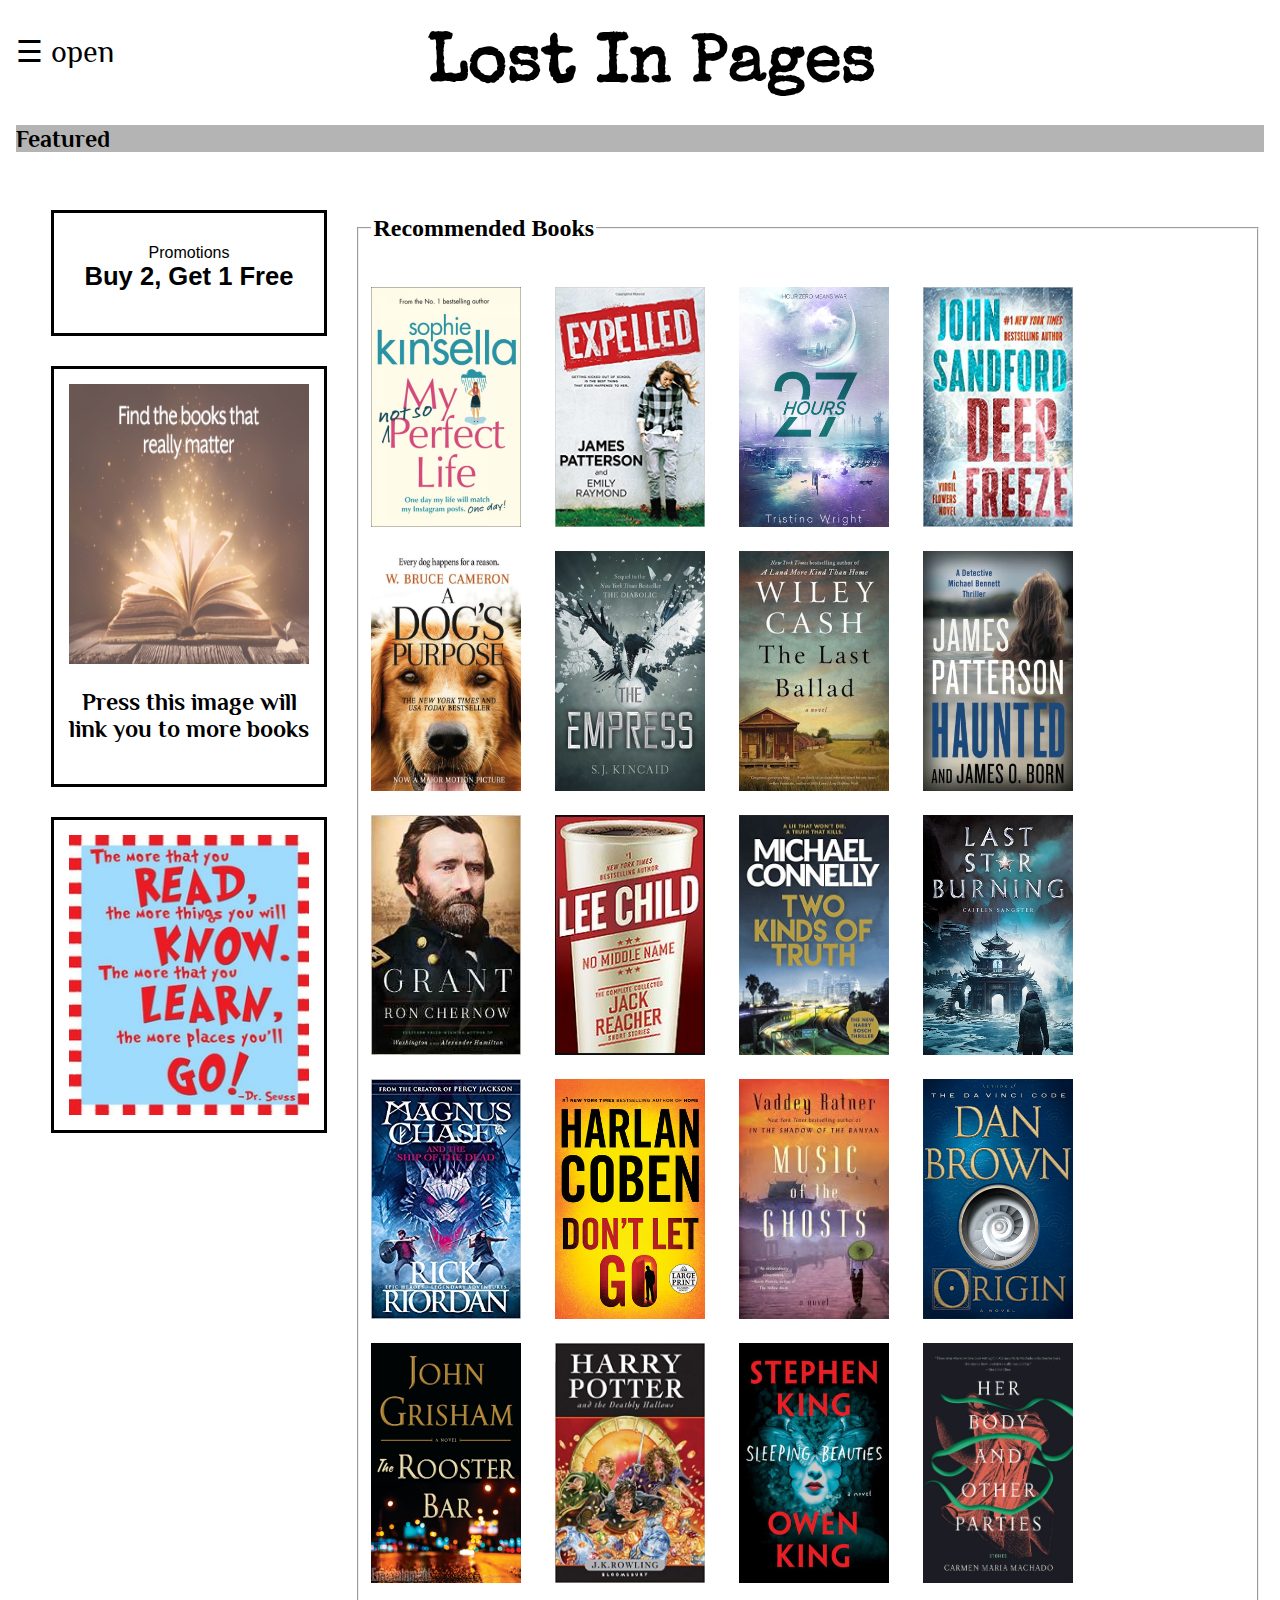
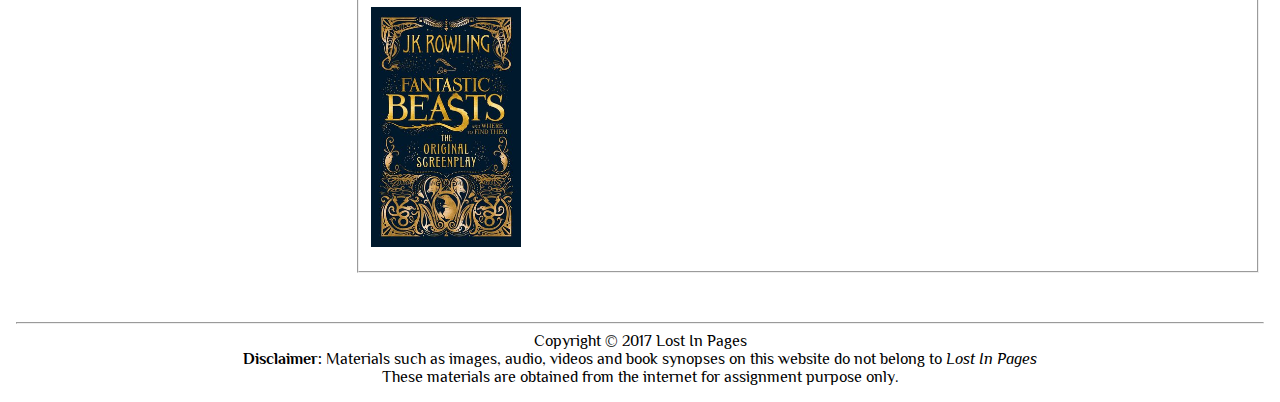
<file: index.html>
<!DOCTYPE html>
<html lang = "en">
<head>
<title>Lost In Pages</title>
<link href = "https://fonts.googleapis.com/css?family=Philosopher|Special+Elite" rel = "stylesheet">
<meta charset = "utf-8">

<style>

body { height: 100%;
	   margin: 0; 
	   font-family: 'Philosopher', sans-serif; }
	   
ul { position: fixed;
     top: 0;
     width: 100%; }

.sidenav { height: 100%;
           width: 0;
		   position: fixed;
		   z-index: 1;
		   top: 0;
		   left: 0;
		   background-color: black;
		   overflow-x: hidden;
		   transition: 0.5s;
		   padding-top: 60px; }

.sidenav a { padding: 8px 8px 8px 32px;
		     text-decoration: NONE;
             font-size: 30px;
		     color: LightSlateGray;
		     display: block;
			 transition: 0.3s; }

.sidenav a:hover, a:focus{ color: #f1f1f1;
						   font-size: 220%; }

.sidenav .closebtn { position: absolute;
				     top: 0;
					 right: 25px;
					 font-size: 40px;
					 margin-left: 50px; }
					 
.cover { bachground-image: url("images/welcome.jpg");
		 min-height: 850px;
		 background-size: cover;
		 position: relative; 
		 background-attachment: fixed;}	
					 

.text { text-align: center;
		position: absolute;
		left: 50%;
		padding-top: 40px;
		padding-bottom: 100px;;
		transform: translate(-50%, -50%);
		color: white; }
	
					 
#main { transition: margin-left .5s;
        padding: 16px; }
		
.box1 { transition: margin-left .5s;
	    border: 3px solid #000000;
	    width: 250px;
	    height: 100px;
	    padding: 10px;
		align: 10px;
	    margin: 10px;
		margin-top: 20px;
		margin-bottom: 30px;
	    text-align: center; 
		margin-left: 35px;}
		
.box2 { transition: margin-left .5s;
	    border: 3px solid #000000;
	    width: 250px;
	    height: 395px;
	    padding: 10px;
	    margin: 10px;
		margin-bottom: 30px;
	    text-align: center;
	    margin-left: 35px;}
		
.box3 { transition: margin-left .5s;
	    border: 3px solid #000000;
	    width: 250px;
	    height: 290px;
	    padding: 10px;
	    margin: 10px;
		margin-bottom: 30px;
	    text-align: center; 
		margin-left: 35px; }
		
.section{ transition: margin-left .5s;
		  padding: 5px; }
		
.offer{ transition: margin-left .5s;
		font-family: sans-serif;
		font-weight: bold;
		font-size: 1.60em; }

.box{
float: left;
width: 20%:}		
		
#books{ transition: margin-left .8s;
	    margin: 5px;
	    display: inline-block;
	    padding-bottom: 20px;
		float: right;
		width: 70%;}
		
#footer { transition: margin-left .5s;
		  width: 100%;
		  text-align: center;
		  font-size: 1em; }
		  
#books img{ width: 150px;
			height: 240px;
			padding-right: 30px; 
			padding-top: 20px; }
	
.clear{
clear: both;}
		 
@media screen and (max-height: 450px) { .sidenav {padding-top: 15px;}
										.sidenav a {font-size: 18px;} }	 
		 
</style>
</head>

<body>

<div id="mySidenav" class="sidenav">
  <a href="javascript:void(0)" class="closebtn" onclick="closeNav()">&times;</a>
  <p style = 'font-family: Special Elite; color: white; font-size: 20pt; padding: 8px 8px 8px 32px;'> Lost In Pages </p>
  <a href="index.html">Home</a>
  <a href="about.html">About</a>
  <a href="book.html">Books</a>
  <a href="orderform.html">Order Form</a>
  <a href="contact.html">Contacts</a>
  <a href="login&registration.html">Login</a>
</div>

<div id="main">
	<div id = "cover">
		<font face=Algerian, Forte>
		<br>
		<span style="font-size:30px;cursor:pointer" onclick="openNav()">&#9776; open</span></font>
			<div class="text">
			<br><br><br>
				<h1 style = 'font-family: Special Elite; color: Black; font-size: 50pt; padding: 8px 8px 8px 32px; text-align: center;'> Lost In Pages </h1>
			</div>
	</div>

<br><br>

<h2 style = "background-color: #b4b4b4;">Featured</h2><br>

<div class="box">
<div class = "box1"> 
	<div class = "section">
		<p style = "font-family: sans-serif; font-size: 50px text-align: center margin-top: 10px">Promotions<br>
		<span class = "offer">Buy 2, Get 1 Free</span></p>
	</div>
</div>

<div class = "box2">
	<div class = "section">
		<a href = "book.html"><img src = "images/books-that-matter-book-review.png" alt = "Most Anticipated Books" width = "240" height = "280"></a>
		<caption><h2>Press this image will link you to more books </h2></caption><br>
	</div>	
</div>

<div class = "box3">
	<div class = "section">
	<img src = "images/2d0a7f119819e5f15a6aa451549e3b09.jpg" alt = "The more that you READ, the more things you will KNOW. The more that you LEARN, the more places you'll GO! - Dr. Sevss" width = "240" height = "280">
	</div>
</div>
</div>

<fieldset id = "books"><legend><h2 style = "font-family: serif;">Recommended Books</h2></legend>	
	<img src = "images/imperfect.jpg" alt = "My Not So Perfect Life">
	<img src = "images/expelled.jpg" alt = "Expelled">
	<img src = "images/27_HOURS_TRISTINA.jpg" alt = "27 Hours">
	<img src = "images/deepfreeze.jpg" alt = "Deep Freeze">
	<img src = "images/dog.jpg" alt = "A Dog's Purpose">
	<img src = "images/the-empress-9781534413559_lg.jpg" alt = "The Empress">
	<img src = "images/the-last-ballad-book-cover.jpg" alt = "The Last Ballad">
	<img src = "images/haunted.jpg" alt = "Haunted">
	<img src = "images/GrantRonChernow.jpg" alt = "Grant">
	<img src = "images/nomiddlename.JPG" alt = "No Middle Name">
	<img src = "images/Two-Kinds-of-Truth-by-Michael-Connelly.jpg" alt = "Two Kinds Of Truth">
	<img src = "images/lastStarBurning.jpg" alt = "Last Star Burning">
	<img src = "images/magnuschase.jpg" alt = "Magnus Chase And The Ship Of The Dead">
    <img src = "images/dontletgo.jpg" alt = "Don't Let Go">
	<img src = "images/images.jpg" alt = "Music Of The Ghosts">
	<img src = "images/DanBrownOrigin.jpg" alt = "Origin">
	<img src = "images/rooster_bar_final2.jpg" alt = "The Rooster Bar">
	<img src = "images/harrypotter.jpg" alt = "Harry Potter And The Deathly Hallows">	
	<img src = "images/sleepingbeauties.jpg" alt = "Sleeping Beauties">
	<img src = "images/Her-Body-Other-Parties.jpg" alt = "Her Body And Other Parties">
	<img src = "images/fantasticbeasts.jpg" alt = "Fantastic Beasts And Where To Find Them">
</fieldset>

<div class="clear"></div>

<br><br>

<hr>
<footer id = "footer">
Copyright &copy; 2017 Lost In Pages
<br>
<b>Disclaimer: </b> Materials such as images, audio, videos and book synopses on this website do not belong to <i> Lost In Pages </i>
<br>
These materials are obtained from the internet for assignment purpose only.
</footer>

</div>
</body>

<script>
function openNav() {
    document.getElementById("mySidenav").style.width = "250px";
    document.getElementById("main").style.marginLeft = "250px";
	document.getElementById("box").style.width = "250px";
	document.getElementById("section").style.width = "250px";
	document.getElementById("offer").style.width = "250px";
    document.getElementById("books").style.marginLeft = "500px";
    document.getElementById("footer").style.marginLeft = "250px"; }

function closeNav() {
    document.getElementById("mySidenav").style.width = "0";
    document.getElementById("main").style.marginLeft= "0";
	document.getElementById("box").style.marginLeft= "0";
    document.getElementById("section").style.marginLeft= "0";
    document.getElementById("offer").style.marginLeft= "0";
    document.getElementById("books").style.marginLeft= "0";
    document.getElementById("footer").style.marginLeft= "0"; }
</script>
     
</html>
</file>
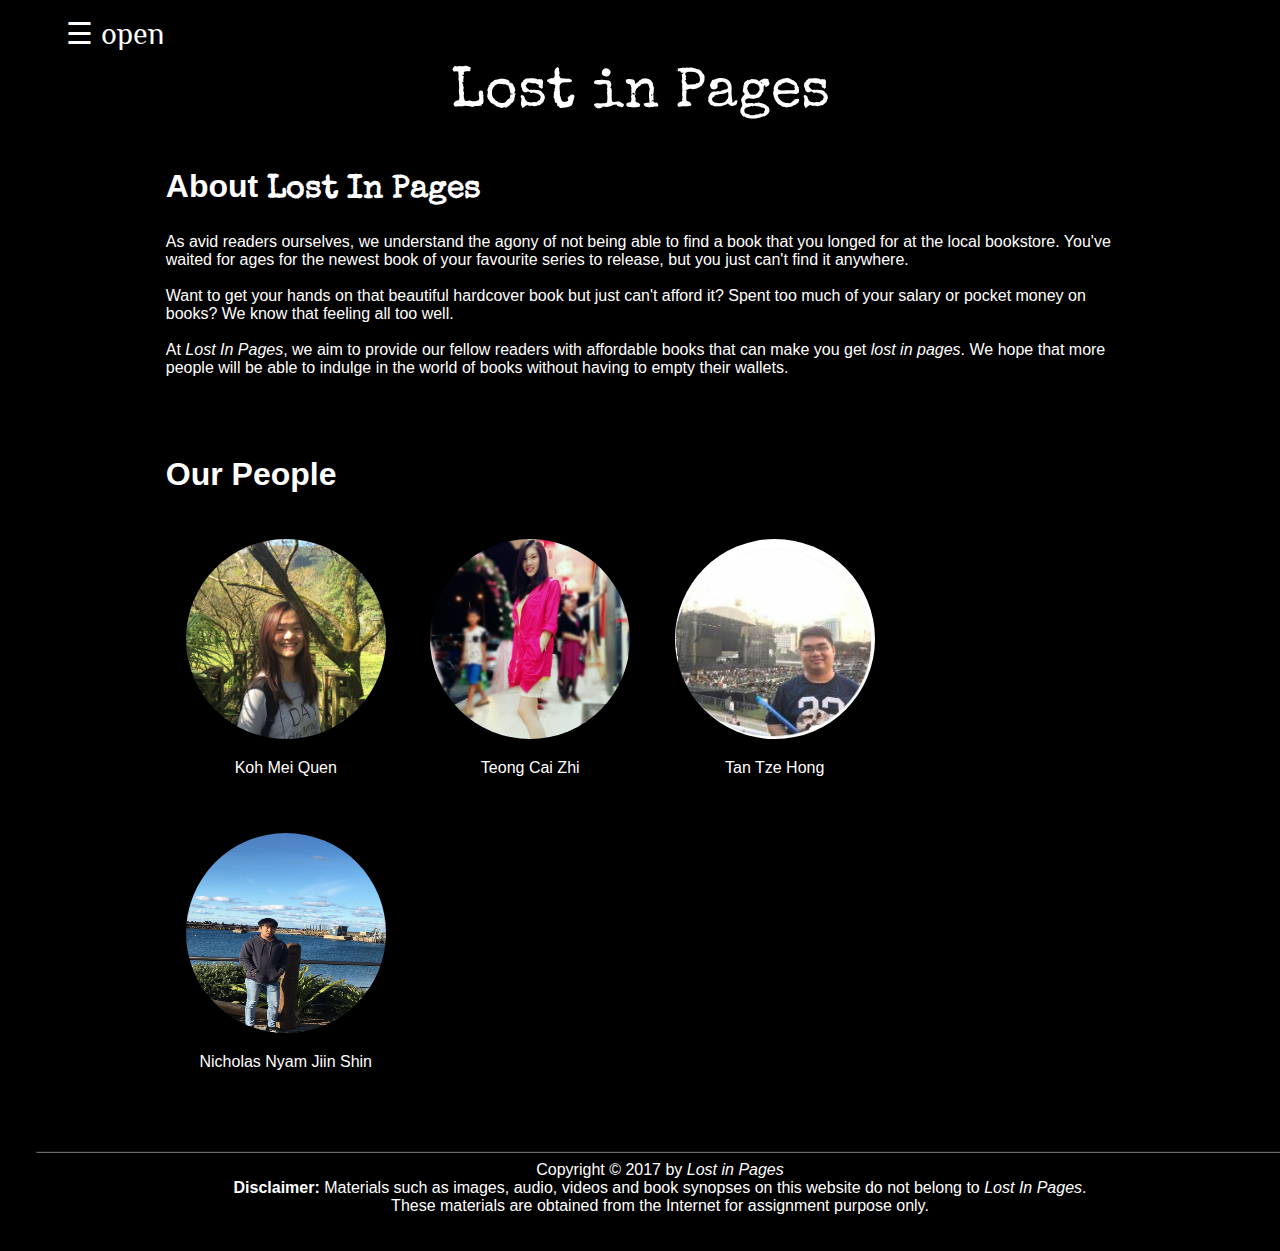
<file: about.html>
<!DOCTYPE html>
<html lang="en">
<head>
<title>About</title>
<meta charset="utf-8">
<style>

body { height: 100%;
margin: 0;
background-color: black;
color: white;
font-family: 'Philosopher', sans-serif;
}
.name{
	padding: 8px 8px 8px 32px;
	font-family: 'Special Elite', cursive;
	font-size: 20pt;
}
ul { background-image: url("");
     position: fixed;
     top: 0;
     width: 100%; }

.sidenav { height: 100%;
	width: 0;
	position: fixed;
	z-index: 1;
	top: 0;
	left: 0;
	background-color: #111;
	overflow-x: hidden;
	transition: 0.5s;
	padding-top: 60px;}

.sidenav a { padding: 8px 8px 8px 32px;
	text-decoration: none;
	font-size: 25px;
	color: #818181;
	display: block;
	transition: 0.3s; }

.sidenav a:hover {color: #f1f1f1;
	font-size: 220%; }

.sidenav .closebtn { position: absolute;
	top: 0;
	right: 25px;
	font-size: 36px;
	margin-left: 50px;}

#sidenavlink{
	font-family: 'Philosopher', sans-serif;
	font-size:30px;
	cursor:pointer;
	margin-top: 50px;
	margin-left: 50px;
	text-shadow:
		-1px -1px 0 #000,
		1px -1px 0 #000,
		-1px 1px 0 #000,
		1px 1px 0 #000;
}
.home{
	font-family: 'Special Elite', cursive;
	font-size: 42pt;
	text-align: center;
	margin: 0px;
}

.homelink{
	text-decoration: none;
	color: white;
}

.homelink:hover{
	color: #333;
}
#main { transition: margin-left .5s;
    		padding: 16px; }

#about {transition: margin-left .5s;
padding: 16px;
width: 76%;
background-color: #000000;
font-family: "Century Gothic", arial, sans-serif;
margin: auto;
}
#about h2 {font-size: 200%;
font-family: Rockwell, arial, sans-serif;
}
#about h4 {font-size: 150%;
font-family: Forte, arial, sans-serif;
margin: 0;
}
.people{
display: inline-block;
text-align: center;
margin: 20px;
}
footer {width: 100%;
margin-left: auto;
margin-right: auto;
text-align: center;
font-size: 1em;
padding: 20px;
background-color: #000000;
font-family: Georgia, arial, sans-serif;
}
hr{
border-color: #696969;
}
footer span {font-weight: bold;
}
@media screen and (max-height: 450px) {.sidenav {padding-top: 15px;}
.sidenav a {font-size: 18px;} }
</style>
<script>
function openNav() {
    document.getElementById("mySidenav").style.width = "250px";
    document.getElementById("main").style.marginLeft = "250px";
}

function closeNav() {
    document.getElementById("mySidenav").style.width = "0";
    document.getElementById("main").style.marginLeft= "0";
}
</script>
<link href="https://fonts.googleapis.com/css?family=Philosopher|Special+Elite" rel="stylesheet"> 
</head>

<body>

<div id="mySidenav" class="sidenav">
  <a href="javascript:void(0)" class="closebtn" onclick="closeNav()">&times;</a>
	<p class="name">Lost In Pages</p>
	<a href="index.html">Home</a>
	<a href="about.html">About</a>
	<a href="book.html">Books</a>
	<a href="orderform.html">Order Form</a>
	<a href="contact.html">Contact Us</a>
	<a href="login&registration.html">Login</a>
</div>

<div id="main">

<span id="sidenavlink" onclick="openNav()">&#9776; open</span>

<div id="about">

  <a class="homelink" href="index.html"><p class="home">Lost in Pages</p></a><br>

  <h2>About <span style ="font-family: 'Special Elite', cursive;">Lost In Pages</span></h2>
  <p>As avid readers ourselves, we understand the agony of not being able to find a book that you longed for at the local bookstore. You've waited for ages for the newest book of your favourite series to release, but you just can't find it anywhere.
  <br><br>
  Want to get your hands on that beautiful hardcover book but just can't afford it? Spent too much of your salary or pocket money on books? We know that feeling all too well.
  <br><br>
  At <i>Lost In Pages</i>, we aim to provide our fellow readers with affordable books that can make you get <i>lost in pages</i>. We hope that more people will be able to indulge in the world of books without having to empty their wallets.</p>
  <br><br>
  <h2>Our People</h2>
  <div class="people">
	<img src="images/kmq.jpg" alt="Koh Mei Quen" style="width:200px; height: 200px; border-radius: 50%;">
	<p>Koh Mei Quen</p>
	</div>
	<div class="people">
		<img src="images/tcz.jpg" alt="Teong Cai Zhi" style="width:200px; height: 200px; border-radius: 50%;">
		<p>Teong Cai Zhi</p>
	</div>
	<div class="people">
		<img src="images/tth.JPG" alt="Tan Tze Hong" style="width:200px; height: 200px; border-radius: 50%;">
		<p>Tan Tze Hong</p>
	</div>
	<div class="people">
		<img src="images/nnjs.jpeg" alt="Nicholas Nyam Jiin Shin" style="width:200px; height: 200px; border-radius: 50%;">
		<p>Nicholas Nyam Jiin Shin</p>
	</div>
</div>
<footer>
<hr>
Copyright &copy; 2017 by <i>Lost in Pages</i><br>
<span>Disclaimer:</span> Materials such as images, audio, videos and book synopses on this website do not belong to <i>Lost In Pages</i>.<br>
These materials are obtained from the Internet for assignment purpose only. 
</footer>
</div>

</body>


</html>
</file>
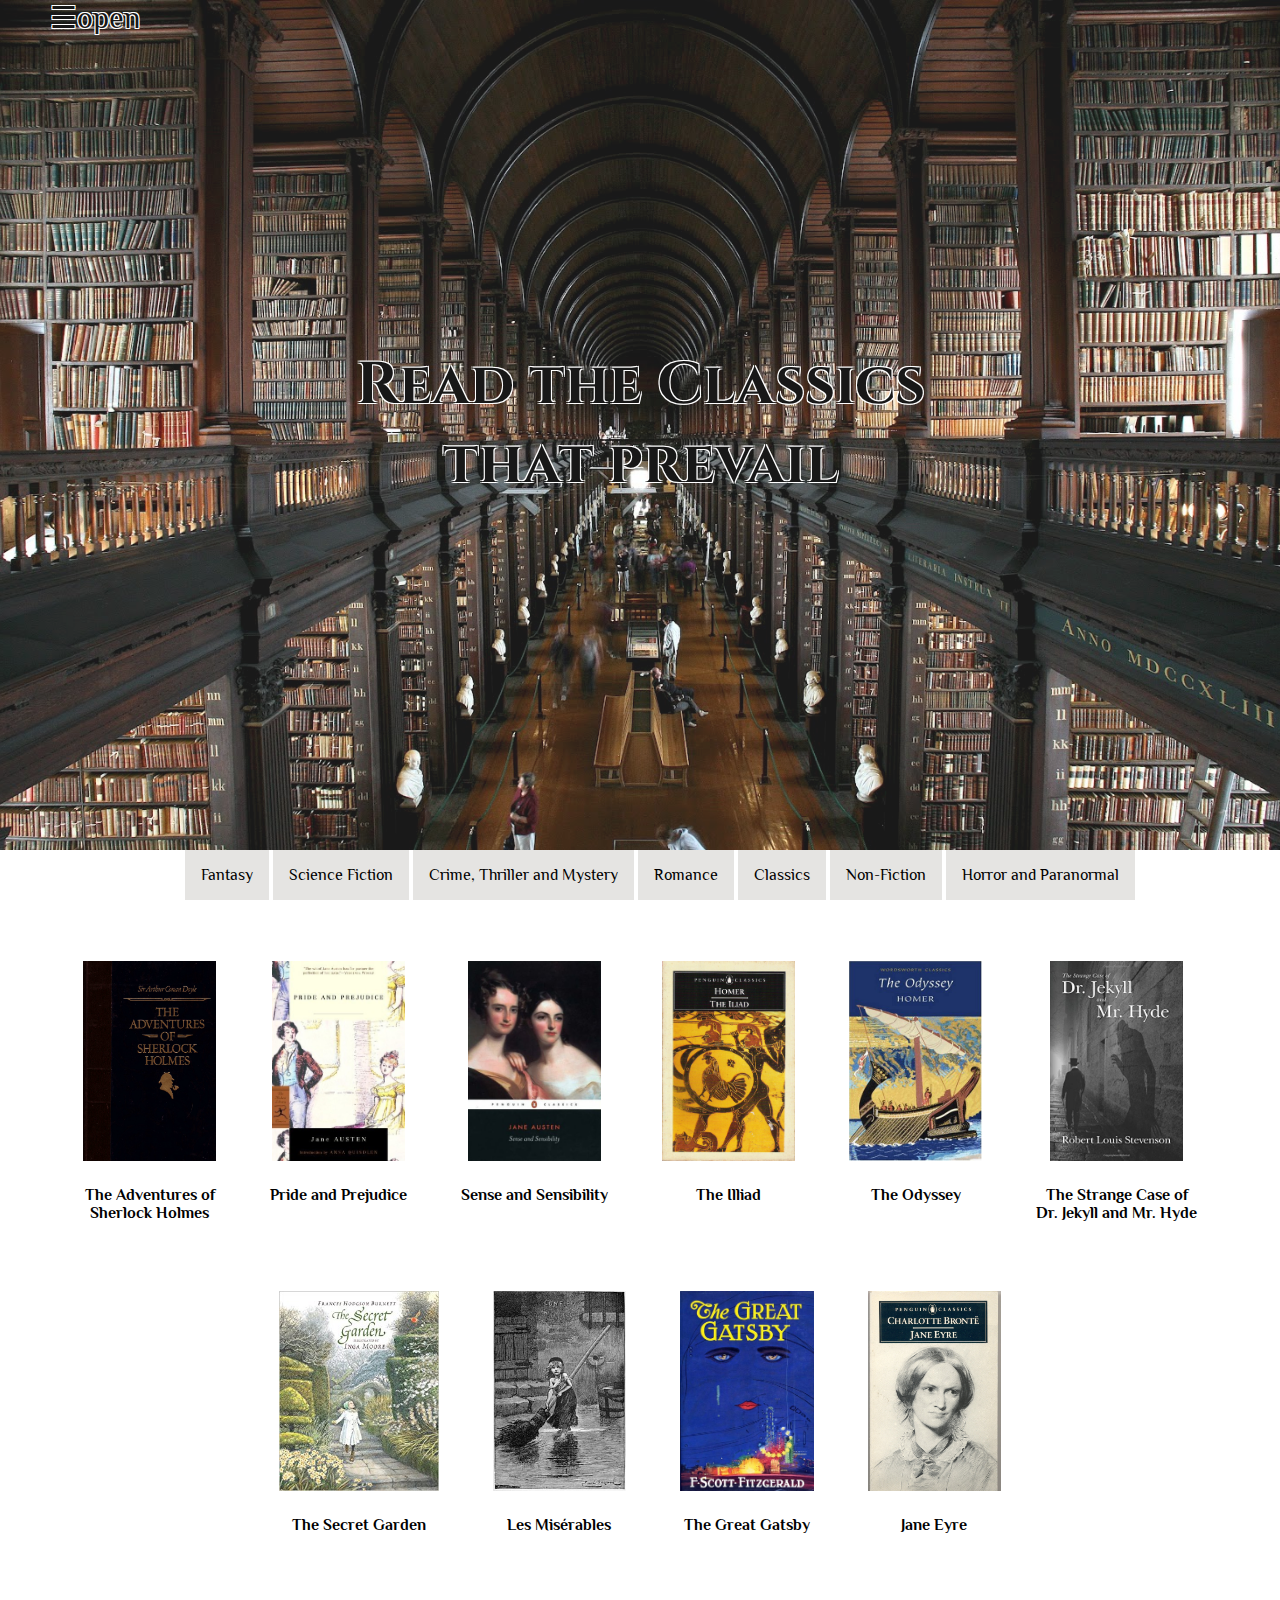
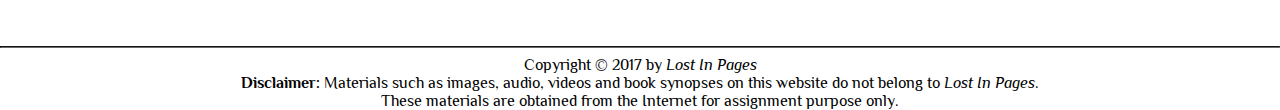
<file: classics.html>
<!DOCTYPE html>
<html lang = "en">
<head>
<title>Books - Classics</title>
<meta charset="utf-8">
<meta name="viewport" content="width=device-width, initial-scale=1, shrink-to-fit=no">
<link rel="stylesheet" type="text/css" href="style.css">
<script type="text/javascript" src="script.js"></script>
<link href="https://fonts.googleapis.com/css?family=Philosopher|Special+Elite|Cinzel" rel="stylesheet">

<style>

body, html, .btn-book{
	background-color: white;
	color: black;
}

.header-image{
	opacity: 0.9;
}

.name{
	color: white;
}

.header-text, #sidenavlink{
	text-shadow:
		-1px -1px 0 white,
		1px -1px 0 white,
		-1px 1px 0 white,
		1px 1px 0 white;
}

.btn-book:hover, .btn-book:focus{
	background-color: #ffffc2;
	color: black;
}

.modal-dialog{
	background-color: white;
	border: 1px black solid;
}

.modal-dialog .close{
	color: black;
}

.modal-header{
	background-color: white;
	color: black;
}

</style> 
</head>

<body>

<div id="sidenav" class="sidenav">
	<a href="javascript:void(0)" class="closebtn" onclick="closeNav()">&times;</a>
	<p class="name">Lost In Pages</p>
	<a href="index.html">Home</a>
	<a href="about.html">About</a>
	<a href="book.html">Books</a>
	<a href="orderform.html">Order Form</a>
	<a href="contact.html">Contact Us</a>
	<a href="login&registration.html">Login</a>
</div>

<div id="content">
	
	<div class="header-image" style="background-image:url(images/classicsbackground.jpg);">
		<span id="sidenavlink" onclick="openNav()">&#9776;open</span>
		<div class="header-text">
			<h1 style="font-family: 'Cinzel', serif;">Read the Classics that prevail</h1>
		</div>		
	</div>
	
	<nav>	
		<ul class="categorieslist">
			<li class="categories-item"><a class="categorieslink" href="fantasy.html">Fantasy</a></li>
			<li class="categories-item"><a class="categorieslink" href="sciencefiction.html">Science Fiction</a></li>
			<li class="categories-item"><a class="categorieslink" href="crime-thriller-mystery.html">Crime, Thriller and Mystery</a></li>
			<li class="categories-item"><a class="categorieslink" href="romance.html">Romance</a></li>
			<li class="categories-item"><a class="categorieslink" href="classics.html">Classics</a></li>
			<li class="categories-item"><a class="categorieslink" href="nonfic.html">Non-Fiction</a></li>
			<li class="categories-item"><a class="categorieslink" href="Horror&Paranormal.html">Horror and Paranormal</a></li>
		</ul>
	</nav>
		
	<div class="box">
	
		<!-- Button trigger modal -->
		<a class="btn-book" href="#sherlock-holmes" id="sherlock-holmes-label">
			<div class="section-item">
				<div class="section-item-image">
					<img src="images/sherlockholmes.jpg">
				</div>
				<div class="section-item-title">
					<h4>The Adventures of<br>Sherlock Holmes</h4>
				</div>
			</div>
		</a>
		<!-- Button trigger modal ends -->
		<!-- Modal -->
		<div class="modal-book" id="sherlock-holmes">
			<div class="modal-dialog">
				<div class="modal-content">
					<div class="modal-header">
						<a class="close" href="#sherlock-holmes-label">&times;</a>
						<p class="modal-title">The Adventures of Sherlock Holmes</p>
						<p>by Sir Arthur Conan Doyle</p>
					</div>
					<div class="modal-body">
						<p class="modal-description">
						Venture back in time to Victorian London to join literature's greatest detective team — the brilliant Sherlock Holmes and his devoted assistant, Dr. Watson — as they investigate a dozen of their best-known cases. Originally published in 1892, this is the first and best collection of stories about the legendary sleuth. It's also the least expensive edition available.
						<br><br>Featured tales include several of the author's personal favorites: "A Scandal in Bohemia" — in which a king is blackmailed by a former lover and Holmes matches wits with the only woman to attract his open admiration — plus "The Speckled Band," "The Red-Headed League," and "The Five Orange Pips." Additional mysteries include "The Blue Carbuncle," "The Engineer’s Thumb," "The Beryl Coronet," "The Copper Beeches," and four others. 
						<br><br>
						Price: RM25.40
						</p>
					</div>
				</div>
			</div>
		</div>
		<!-- Modal ends -->
		
		<!-- Button trigger modal -->
		<a class="btn-book" href="#pride-n-prejudice" id="pride-n-prejudice-label">
			<div class="section-item">
				<div class="section-item-image">
					<img src="images/pridenprejudice.jpg">
				</div>
				<div class="section-item-title">
					<h4>Pride and Prejudice<br><br></h4>
				</div>
			</div>
		</a>
		<!-- Button trigger modal ends -->
		<!-- Modal -->
		<div class="modal-book" id="pride-n-prejudice">
			<div class="modal-dialog">
				<div class="modal-content">
					<div class="modal-header">
						<a class="close" href="#pride-n-prejudice-label">&times;</a>
						<p class="modal-title">Pride and Prejudice</p>
						<p>by Jane Austen</p>
					</div>
					<div class="modal-body">
						<p class="modal-description">
						“It is a truth universally acknowledged, that a single man in possession of a good fortune must be in want of a wife.” So begins Pride and Prejudice, Jane Austen’s witty comedy of manners—one of the most popular novels of all time—that features splendidly civilized sparring between the proud Mr. Darcy and the prejudiced Elizabeth Bennet as they play out their spirited courtship in a series of eighteenth-century drawing-room intrigues. Renowned literary critic and historian George Saintsbury in 1894 declared it the “most perfect, the most characteristic, the most eminently quintessential of its author’s works,” and Eudora Welty in the twentieth century described it as “irresistible and as nearly flawless as any fiction could be.”
						<br><br>
						Price: RM25.40
						</p>
					</div>
				</div>
			</div>
		</div>
		<!-- Modal ends -->
		
		<!-- Button trigger modal -->
		<a class="btn-book" href="#sense-n-sensibility" id="sense-n-sensibility-label">
			<div class="section-item">
				<div class="section-item-image">
					<img src="images/senseandsensibility.jpg">
				</div>
				<div class="section-item-title">
					<h4>Sense and Sensibility<br><br></h4>
				</div>
			</div>
		</a>
		<!-- Button trigger modal ends -->
		<!-- Modal -->
		<div class="modal-book" id="sense-n-sensibility">
			<div class="modal-dialog">
				<div class="modal-content">
					<div class="modal-header">
						<a class="close" href="#sense-n-sensibility-label">&times;</a>
						<p class="modal-title">Sense and Sensibility</p>
						<p>by Jane Austen</p>
					</div>
					<div class="modal-body">
						<p class="modal-description">
						<i>'The more I know of the world, the more am I convinced that I shall never see a man whom I can really love. I require so much!'</i>
						<br><br>Marianne Dashwood wears her heart on her sleeve, and when she falls in love with the dashing but unsuitable John Willoughby she ignores her sister Elinor's warning that her impulsive behaviour leaves her open to gossip and innuendo. Meanwhile Elinor, always sensitive to social convention, is struggling to conceal her own romantic disappointment, even from those closest to her. Through their parallel experience of love—and its threatened loss—the sisters learn that sense must mix with sensibility if they are to find personal happiness in a society where status and money govern the rules of love.
						<br><br>
						Price: RM25.40
						</p>
					</div>
				</div>
			</div>
		</div>
		<!-- Modal ends -->
		
		<!-- Button trigger modal -->
		<a class="btn-book" href="#illiad" id="illiad-label">
			<div class="section-item">
				<div class="section-item-image">
					<img src="images/illiad.jpg">
				</div>
				<div class="section-item-title">
					<h4>The Illiad<br><br></h4>
				</div>
			</div>
		</a>
		<!-- Button trigger modal ends -->
		<!-- Modal -->
		<div class="modal-book" id="illiad">
			<div class="modal-dialog">
				<div class="modal-content">
					<div class="modal-header">
						<a class="close" href="#illiad-label">&times;</a>
						<p class="modal-title">The Illiad</p>
						<p>by Homer</p>
					</div>
					<div class="modal-body">
						<p class="modal-description">
						“The Iliad” (Gr: “Iliás”) is an epic poem by the ancient Greek poet Homer, which recounts some of the significant events of the final weeks of the Trojan War and the Greek siege of the city of Troy (which was also known as Ilion, Ilios or Ilium in ancient times). Written in the mid-8th Century BCE, “The Iliad” is usually considered to be the earliest work in the whole Western literary tradition, and one of the best known and loved stories of all time. Through its portayal of the epic subject matter of the Trojan War, the stirring scenes of bloody battle, the wrath of Achilles and the constant interventions of the gods, it explores themes of glory, wrath, homecoming and fate, and has provided subjects and stories for many other later Greek, Roman and Renaissance writings.
						<br><br>
						Price: RM25.40
						</p>
					</div>
				</div>
			</div>
		</div>
		<!-- Modal ends -->
		
		<!-- Button trigger modal -->
		<a class="btn-book" href="#odyssey" id="odyssey-label">
			<div class="section-item">
				<div class="section-item-image">
					<img src="images/odyssey.jpg">
				</div>
				<div class="section-item-title">
					<h4>The Odyssey<br><br></h4>
				</div>
			</div>
		</a>
		<!-- Button trigger modal ends -->
		<!-- Modal -->
		<div class="modal-book" id="odyssey">
			<div class="modal-dialog">
				<div class="modal-content">
					<div class="modal-header">
						<a class="close" href="#odyssey-label">&times;</a>
						<p class="modal-title">The Odyssey</p>
						<p>by Homer</p>
					</div>
					<div class="modal-body">
						<p class="modal-description">
						“The Odyssey” (Gr: “Odysseia”) is the second of the two epic poems attributed to the ancient Greek poet Homer (the first being “The Iliad”), and usually considered the second extant work of Western literature. It was probably composed near the end of the 8th Century BCE and is, in part, a sequel to “The Iliad”. It is widely recognized as one of the great stories of all time, and has been a strong influence on later European, especially Renaissance, literature. The poem focuses on the Greek hero Odysseus (or Ulysses, as he was known in Roman myths) and his long journey home to Ithaca following the fall of Troy. His adventure-filled ten year journey took him through the Ionian Islands and the Peloponnese and as far away as Egypt and North Africa and the western Mediteranean, as the displeased sea-god Poseidon prevented him from reaching his home.
						<br><br>
						Price: RM25.40
						</p>
					</div>
				</div>
			</div>
		</div>
		<!-- Modal ends -->
		
		<!-- Button trigger modal -->
		<a class="btn-book" href="#jekyll-n-hyde" id="jekyll-n-hyde-label">
			<div class="section-item">
				<div class="section-item-image">
					<img src="images/jekyllnhyde.jpg">
				</div>
				<div class="section-item-title">
					<h4>The Strange Case of<br>Dr. Jekyll and Mr. Hyde</h4>
				</div>
			</div>
		</a>
		<!-- Button trigger modal ends -->
		<!-- Modal -->
		<div class="modal-book" id="jekyll-n-hyde">
			<div class="modal-dialog">
				<div class="modal-content">
					<div class="modal-header">
						<a class="close" href="#jekyll-n-hyde-label">&times;</a>
						<p class="modal-title">The Strange Case of Dr. Jekyll and Mr. Hyde</p>
						<p>by Robert Louis Stevenson</p>
					</div>
					<div class="modal-body">
						<p class="modal-description">
						Robert Louis Stevenson’s classic novella paints a dark and complex tale about the duality of man’s nature. The story explores this contrast of human character through the strange case of Dr. Jekyll. A kind scientist by day, Jekyll discovers a way to transform into the form of Mr. Hyde by night. With a personality who carries all the hidden evil traits Jekyll disdains, Mr. Hyde becomes more difficult to control just as he perpetrates darker and more vicious deeds. Anticipating modern psychology, Dr. Jekyll and Mr. Hyde is a brilliant original study of man’s dual nature—as well as an immortal tale of suspense and terror. The book was an immediate success and remains one of Stevenson’s best-selling works.
						<br><br>
						Price: RM16.54
						</p>
					</div>
				</div>
			</div>
		</div>
		<!-- Modal ends -->
		
		<!-- Button trigger modal -->
		<a class="btn-book" href="#secret-garden" id="secret-garden-label">
			<div class="section-item">
				<div class="section-item-image">
					<img src="images/secretgarden.jpg">
				</div>
				<div class="section-item-title">
					<h4>The Secret Garden<br><br></h4>
				</div>
			</div>
		</a>
		<!-- Button trigger modal ends -->
		<!-- Modal -->
		<div class="modal-book" id="secret-garden">
			<div class="modal-dialog">
				<div class="modal-content">
					<div class="modal-header">
						<a class="close" href="#secret-garden-label">&times;</a>
						<p class="modal-title">The Secret Garden</p>
						<p>by Frances Hodgson Burnett</p>
					</div>
					<div class="modal-body">
						<p class="modal-description">
						When orphaned Mary Lennox comes to live at her uncle's great house on the Yorkshire Moors, she finds it full of secrets. The mansion has nearly one hundred rooms, and her uncle keeps himself locked up. And at night, she hears the sound of crying down one of the long corridors.
						<br><br>The gardens surrounding the large property are Mary's only escape. Then, Mary discovers a secret garden, surrounded by walls and locked with a missing key. One day, with the help of two unexpected companions, she discovers a way in. Is everything in the garden dead, or can Mary bring it back to life?
						<br><br>
						Price: RM16.54
						</p>
					</div>
				</div>
			</div>
		</div>
		<!-- Modal ends -->
		
		<!-- Button trigger modal -->
		<a class="btn-book" href="#les-miserables" id="les-miserables-label">
			<div class="section-item">
				<div class="section-item-image">
					<img src="images/lesmiserables.jpg">
				</div>
				<div class="section-item-title">
					<h4>Les Misérables<br><br></h4>
				</div>
			</div>
		</a>
		<!-- Button trigger modal ends -->
		<!-- Modal -->
		<div class="modal-book" id="les-miserables">
			<div class="modal-dialog">
				<div class="modal-content">
					<div class="modal-header">
						<a class="close" href="#les-miserables-label">&times;</a>
						<p class="modal-title">Les Misérables</p>
						<p>by Victor Hugo</p>
					</div>
					<div class="modal-body">
						<p class="modal-description">
						Introducing one of the most famous characters in literature, Jean Valjean—the noble peasant imprisoned for stealing a loaf of bread—Les Misérables ranks among the greatest novels of all time. In it, Victor Hugo takes readers deep into the Parisian underworld, immerses them in a battle between good and evil, and carries them to the barricades during the uprising of 1832 with a breathtaking realism that is unsurpassed in modern prose. Within his dramatic story are themes that capture the intellect and the emotions: crime and punishment, the relentless persecution of Valjean by Inspector Javert, the desperation of the prostitute Fantine, the amorality of the rogue Thénardier, and the universal desire to escape the prisons of our own minds. Les Misérables gave Victor Hugo a canvas upon which he portrayed his criticism of the French political and judicial systems, but the portrait that resulted is larger than life, epic in scope—an extravagant spectacle that dazzles the senses even as it touches the heart.
						<br><br>
						Price: RM16.54
						</p>
					</div>
				</div>
			</div>
		</div>
		<!-- Modal ends -->
		
		<!-- Button trigger modal -->
		<a class="btn-book" href="#great-gatsby" id="great-gatsby-label">
			<div class="section-item">
				<div class="section-item-image">
					<img src="images/greatgatsby.jpeg">
				</div>
				<div class="section-item-title">
					<h4>The Great Gatsby<br><br></h4>
				</div>
			</div>
		</a>
		<!-- Button trigger modal ends -->
		<!-- Modal -->
		<div class="modal-book" id="great-gatsby">
			<div class="modal-dialog">
				<div class="modal-content">
					<div class="modal-header">
						<a class="close" href="#great-gatsby-label">&times;</a>
						<p class="modal-title">The Great Gatsby</p>
						<p>by F. Scott Fitzgerald</p>
					</div>
					<div class="modal-body">
						<p class="modal-description">
						THE GREAT GATSBY, F. Scott Fitzgerald’s third book, stands as the supreme achievement of his career. This exemplary novel of the Jazz Age has been acclaimed by generations of readers. The story of the fabulously wealthy Jay Gatsby and his love for the beautiful Daisy Buchanan, of lavish parties on Long Island at a time when The New York Times noted “gin was the national drink and sex the national obsession,” is an exquisitely crafted tale of America in the 1920s.
						<br><br>
						Price: RM16.54
						</p>
					</div>
				</div>
			</div>
		</div>
		<!-- Modal ends -->
		
		<!-- Button trigger modal -->
		<a class="btn-book" href="#jane-eyre" id="jane-eyre-label">
			<div class="section-item">
				<div class="section-item-image">
					<img src="images/janeeyre.jpg">
				</div>
				<div class="section-item-title">
					<h4>Jane Eyre<br><br></h4>
				</div>
			</div>
		</a>
		<!-- Button trigger modal ends -->
		<!-- Modal -->
		<div class="modal-book" id="jane-eyre">
			<div class="modal-dialog">
				<div class="modal-content">
					<div class="modal-header">
						<a class="close" href="#jane-eyre-label">&times;</a>
						<p class="modal-title">Jane Eyre</p>
						<p>by Charlotte Brontë</p>
					</div>
					<div class="modal-body">
						<p class="modal-description">
						Orphaned into the household of her Aunt Reed at Gateshead and subject to the cruel regime at Lowood charity school, Jane Eyre nonetheless emerges unbroken in spirit and integrity. She takes up the post of governess at Thornfield, falls in love with Mr. Rochester, and discovers the impediment to their lawful marriage in a story that transcends melodrama to portray a woman's passionate search for a wider and richer life than Victorian society traditionally allowed.
						<br><br>With a heroine full of yearning, the dangerous secrets she encounters, and the choices she finally makes, Charlotte Bronte's innovative and enduring romantic novel continues to engage and provoke readers.
						<br><br>
						Price: RM16.54
						</p>
					</div>
				</div>
			</div>
		</div>
		<!-- Modal ends -->
	
	
	</div>


<footer>

<audio autoplay="autoplay" loop="loop">
	<source src="audio/BeethovenSymphonyNo5.mp3" type="audio/mpeg">
	<source src="audio/BeethovenSymphonyNo5.ogg" type="audio/ogg">
</audio>

<hr>
Copyright &copy; 2017 by <i>Lost In Pages</i>
<br>
<strong>Disclaimer:</strong> Materials such as images, audio, videos and book synopses on this website do not belong to <i>Lost In Pages</i>. <br>These materials are obtained from the Internet for assignment purpose only.
</footer>


</div>

</body>
</html>
</file>
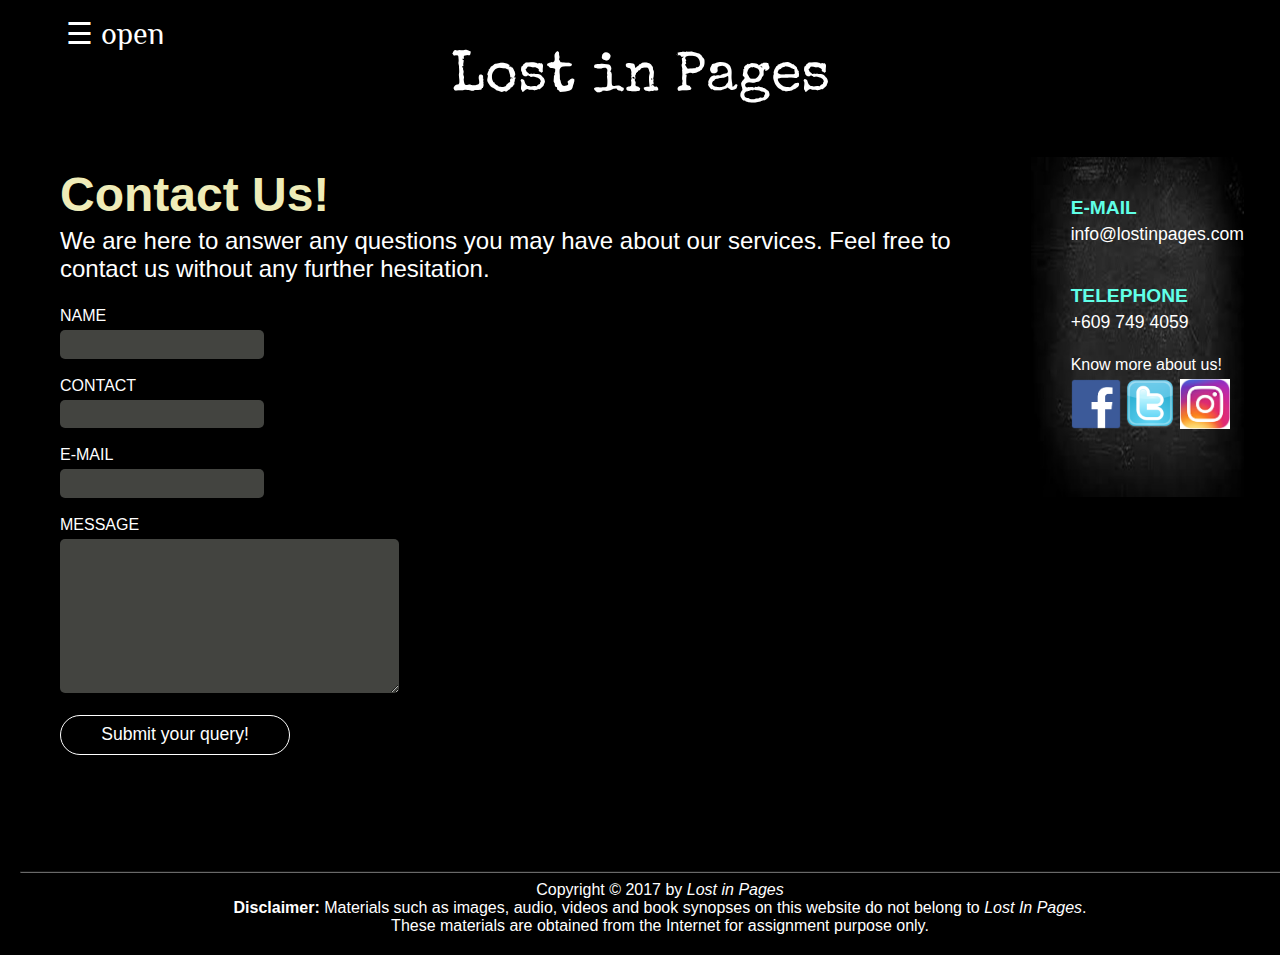
<file: contact.html>
<!DOCTYPE html>
<html lang="en">
<head>
<title>Contact</title>
<meta charset="utf-8">
<style>

body { height: 100%;
margin: 0;
background-color: black;
color: white;
font-family: 'Philosopher', sans-serif;
}
.name{
	padding: 8px 8px 8px 32px;
	font-family: 'Special Elite', cursive;
	font-size: 20pt;
}
ul { background-image: url("");
     position: fixed;
     top: 0;
     width: 100%; }

.sidenav { height: 100%;
	width: 0;
	position: fixed;
	z-index: 1;
	top: 0;
	left: 0;
	background-color: #111;
	overflow-x: hidden;
	transition: 0.5s;
	padding-top: 60px;}

.sidenav a { padding: 8px 8px 8px 32px;
	text-decoration: none;
	font-size: 25px;
	color: #818181;
	display: block;
	transition: 0.3s; }

.sidenav a:hover {color: #f1f1f1;
	font-size: 220%; }

.sidenav .closebtn { position: absolute;
	top: 0;
	right: 25px;
	font-size: 36px;
	margin-left: 50px;}

#sidenavlink{
	font-size:30px;
	cursor:pointer;
	margin-top: 50px;
	margin-left: 50px;
	text-shadow:
		-1px -1px 0 #000,
		1px -1px 0 #000,
		-1px 1px 0 #000,
		1px 1px 0 #000;
}
.home{
	font-family: 'Special Elite', cursive;
	font-size: 42pt;
	text-align: center;
	margin: 0px;
}

.homelink{
	text-decoration: none;
	color: white;
}

.homelink:hover{
	color: #333;
}		
#main { transition: margin-left .5s;
    		padding: 16px; }

#content { transition: margin-left .5s;
padding: 16px;
padding-left: 60px;
overflow: auto;
}
#content h2 {margin-top: 10px;
margin-bottom: 0;
font-family: Algerian, Arial, sans-serif;
font-size: 3em;
color: #efecb8;
}
#content p { margin-top: 5px;
font-family: Georgia, sans-serif;
font-size: 1.5em;
}
#contact { float: right;
margin-right: 20px;
max-width: 300px;
padding-left: 40px;
height: 670px;
background-image: url(images/contact-background3.jpg);
background-repeat: no-repeat;
background-size: 100%;
font-family: "Lucida Handwriting", Arial, sans-serif;
}
#contact h6 {font-family: "MV Boli", Arial, sans-serif;
font-size: 1.2em;
color: #60ffe7;
margin-bottom: 0;
margin-top: 40px;
}
#contact p {font-family: "Comic Sans MS", Arial, sans-serif;
font-size: 1.1em;
margin-bottom: 5px;
}
#contact img {margin-top: 5px;
}
form {font-family: Rockwell, Arial, sans-serif;
}
form [type="text"],[type="email"] {background-color: #434440;
border: none;
height: 2em;
margin-top: 5px;
width: 200px;
border-radius: 5px;
}
textarea {background-color: #434440;
border: none;
margin-top: 5px;
border-radius: 5px;
}
form [type="submit"] {background-color: #000000;
border: 1px solid #ffffff;
color: #ffffff;
padding: 0px;
height: 40px;
width: 230px;
font-size: 110%;
border-radius: 20px;
font-family: "Segoe Print", arial, sans-serif;
}
footer {width: 100%;
margin-left: auto;
margin-right: auto;
text-align: center;
font-size: 1em;
padding: 20px;
background-color: #000000;
font-family: Georgia, arial, sans-serif;
}
hr{
border-color: #696969;
}
footer span {font-weight: bold;
}
@media screen and (max-height: 450px) { .sidenav {padding-top: 15px;}
.sidenav a {font-size: 18px;} }
</style>

<script>
function validateForm() {
if (document.forms[0].name.value == "") {
	alert("Name field cannot be blank.");
	return false;
}
if (document.forms[0].contactnum.value == "") {
	alert("Contact field cannot be blank.");
	return false;
}
if (document.forms[0].email.value == "") {
	alert("E-mail field cannot be blank.");
	return false;
}
if (document.forms[0].message.value == "") {
	alert("Please leave a feedback before you submit the form.");
	return false;
}
alert("You have successfully submitted the form.");
document.getElementById("contactform").reset();
return true;
}

function openNav() {
    document.getElementById("mySidenav").style.width = "250px";
    document.getElementById("main").style.marginLeft = "250px";
	document.getElementById("content").style.marginLeft = "250px";
}

function closeNav() {
    document.getElementById("mySidenav").style.width = "0";
    document.getElementById("main").style.marginLeft= "0";
	document.getElementById("content").style.marginLeft = "0";
}
</script>
<link href="https://fonts.googleapis.com/css?family=Philosopher|Special+Elite" rel="stylesheet">
</head>

<body>

<div id="mySidenav" class="sidenav">
	<a href="javascript:void(0)" class="closebtn" onclick="closeNav()">&times;</a>
	<p class="name">Lost In Pages</p>
	<a href="index.html">Home</a>
	<a href="about.html">About</a>
	<a href="book.html">Books</a>
	<a href="orderform.html">Order Form</a>
	<a href="contact.html">Contact Us</a>
	<a href="login&registration.html">Login</a>
</div>

<div id="main">
  <span id="sidenavlink" onclick="openNav()">&#9776; open</span>
  <a class="homelink" href="index.html"><p class="home">Lost in Pages</p></a><br>
</div>

<div class="seperate">
<div id="content">
  <div id="contact">
    <h6>E-MAIL</h6>
	<p>info@lostinpages.com</p>
	<h6>TELEPHONE</h6>
	<p>+609 749 4059</p>
	<br>Know more about us!<br>
	<a href="https://www.facebook.com/"><img src="images/facebook.png" alt="Facebook" width="50" height="50"></a>
	<a href="https://twitter.com/?lang=en"><img src="images/twitter.png" alt="Twitter" width="50" height="50"></a>
	<a href="https://www.instagram.com/?hl=en"><img src="images/instagram.jpg" alt="Instagram" width="50" height="50"></a>
  </div>
  <h2>Contact Us!</h2>
  <p>We are here to answer any questions you may have about our services. Feel free to contact us without any further hesitation.</p>
  <form method="post" id="contactform">
  <label>NAME<br>
  <input type="text" name="name" id="name"><br><br></label>
  <label>CONTACT<br>
  <input type="text" name="contactnum" id="contactnum"><br><br></label>
  <label>E-MAIL<br>
  <input type="email" name="email" id="email"><br><br></label>
  <label>MESSAGE<br>
  <textarea name="message" id="message" cols="40" rows="10"></textarea></label><br><br>
  <input type="submit" value="Submit your query!" onclick="return validateForm();">
  </form>
</div>
</div>


<footer>
<hr>
Copyright &copy; 2017 by <i>Lost in Pages</i><br>
<span>Disclaimer:</span> Materials such as images, audio, videos and book synopses on this website do not belong to <i>Lost In Pages</i>.<br>
These materials are obtained from the Internet for assignment purpose only. 
</footer>
</body>
</html>
</file>
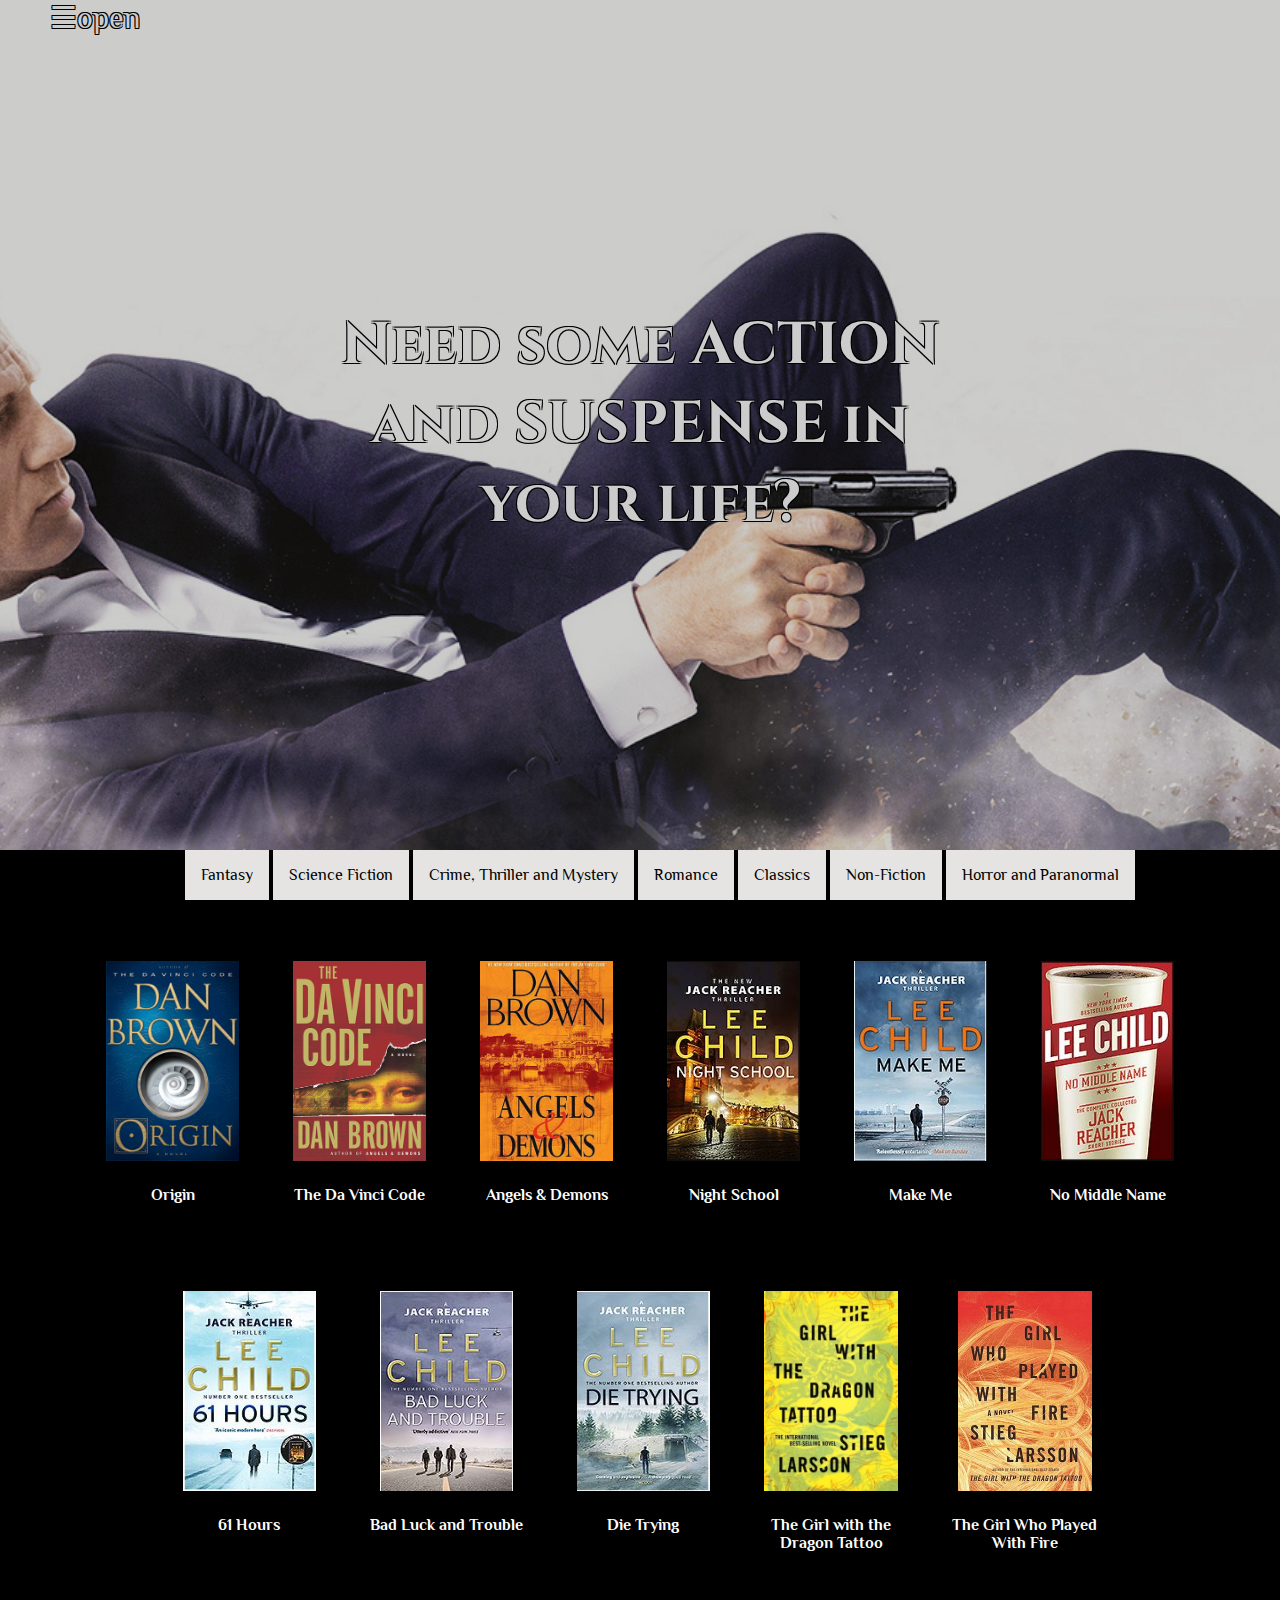
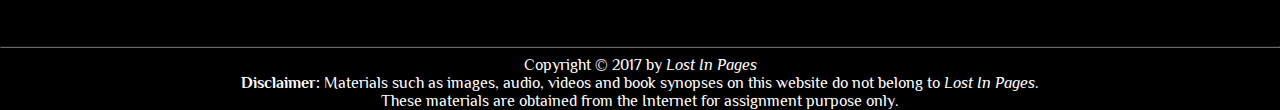
<file: crime-thriller-mystery.html>
<!DOCTYPE html>
<html lang = "en">
<head>
<title>Books - Crime, Thriller and Mystery</title>
<meta charset="utf-8">
<meta name="viewport" content="width=device-width, initial-scale=1, shrink-to-fit=no">
<link rel="stylesheet" type="text/css" href="style.css">
<script type="text/javascript" src="script.js"></script>
<link href="https://fonts.googleapis.com/css?family=Philosopher|Special+Elite|Cinzel" rel="stylesheet"> 
</head>

<body>

<div id="sidenav" class="sidenav">
	<a href="javascript:void(0)" class="closebtn" onclick="closeNav()">&times;</a>
	<p class="name">Lost In Pages</p>
	<a href="index.html">Home</a>
	<a href="about.html">About</a>
	<a href="book.html">Books</a>
	<a href="orderform.html">Order Form</a>
	<a href="contact.html">Contact Us</a>
	<a href="login&registration.html">Login</a>
</div>

<div id="content">
	
	<div class="header-image" style="background-image:url(images/ctmbackground.jpg);">
		<span id="sidenavlink" onclick="openNav()">&#9776;open</span>
		<div class="header-text">
			<h1 style="font-family: 'Cinzel', serif;">Need some ACTION and SUSPENSE in your life?</h1>
		</div>		
	</div>
	
	<nav>	
		<ul class="categorieslist">
			<li class="categories-item"><a class="categorieslink" href="fantasy.html">Fantasy</a></li>
			<li class="categories-item"><a class="categorieslink" href="sciencefiction.html">Science Fiction</a></li>
			<li class="categories-item"><a class="categorieslink" href="crime-thriller-mystery.html">Crime, Thriller and Mystery</a></li>
			<li class="categories-item"><a class="categorieslink" href="romance.html">Romance</a></li>
			<li class="categories-item"><a class="categorieslink" href="classics.html">Classics</a></li>
			<li class="categories-item"><a class="categorieslink" href="nonfic.html">Non-Fiction</a></li>
			<li class="categories-item"><a class="categorieslink" href="Horror&Paranormal.html">Horror and Paranormal</a></li>
		</ul>
	</nav>
		
	<div class="box">
		
		<!-- Button trigger modal -->
		<a class="btn-book" href="#origin" id="origin-label">
			<div class="section-item">
				<div class="section-item-image">
					<img src="images/origin.jpg">
				</div>
				<div class="section-item-title">
					<h4>Origin<br><br></h4>
				</div>
			</div>
		</a>
		<!-- Button trigger modal ends -->
		<!-- Modal -->
		<div class="modal-book" id="origin">
			<div class="modal-dialog">
				<div class="modal-content">
					<div class="modal-header">
						<a class="close" href="#origin-label">&times;</a>
						<p class="modal-title">Origin</p>
						<p class="series">Robert Langdon</p>
						<p>by Dan Brown</p>
					</div>
					<div class="modal-body">
						<p class="modal-description">
						Robert Langdon, Harvard professor of symbology and religious iconology, arrives at the ultramodern Guggenheim Museum Bilbao to attend a major announcement—the unveiling of a discovery that “will change the face of science forever.” The evening’s host is Edmond Kirsch, a forty-year-old billionaire and futurist whose dazzling high-tech inventions and audacious predictions have made him a renowned global figure. Kirsch, who was one of Langdon’s first students at Harvard two decades earlier, is about to reveal an astonishing breakthrough . . . one that will answer two of the fundamental questions of human existence.
						<br><br>As the event begins, Langdon and several hundred guests find themselves captivated by an utterly original presentation, which Langdon realizes will be far more controversial than he ever imagined. But the meticulously orchestrated evening suddenly erupts into chaos, and Kirsch’s precious discovery teeters on the brink of being lost forever. Reeling and facing an imminent threat, Langdon is forced into a desperate bid to escape Bilbao. With him is Ambra Vidal, the elegant museum director who worked with Kirsch to stage the provocative event. Together they flee to Barcelona on a perilous quest to locate a cryptic password that will unlock Kirsch’s secret.
						<br><br>Navigating the dark corridors of hidden history and extreme religion, Langdon and Vidal must evade a tormented enemy whose all-knowing power seems to emanate from Spain’s Royal Palace itself . . . and who will stop at nothing to silence Edmond Kirsch. On a trail marked by modern art and enigmatic symbols, Langdon and Vidal uncover clues that ultimately bring them face-to-face with Kirsch’s shocking discovery . . . and the breathtaking truth that has long eluded us.
						<br>
						<br>
						Price: RM80.00
						</p>
					</div>
				</div>
			</div>
		</div>
		<!-- Modal ends -->
		
		<!-- Button trigger modal -->
		<a class="btn-book" href="#da-vinci-code" id="da-vinci-code-label">
			<div class="section-item">
				<div class="section-item-image">
					<img src="images/davincicode.jpg">
				</div>
				<div class="section-item-title">
					<h4>The Da Vinci Code<br><br></h4>
				</div>				
			</div>
		</a>
		<!-- Button trigger modal ends -->
		<!-- Modal -->
		<div class="modal-book" id="da-vinci-code">
			<div class="modal-dialog">
				<div class="modal-content">
					<div class="modal-header">
						<a class="close" href="#da-vinci-code-label">&times;</a>
						<p class="modal-title">The Da Vinci Code</p>
						<p class="series">Robert Langdon</p>
						<p>by Dan Brown</p>
					</div>
					<div class="modal-body">
						<p class="modal-description">
						While in Paris on business, Harvard symbologist Robert Langdon receives an urgent late-night phone call: the elderly curator of the Louvre has been murdered inside the museum. Near the body, police have found a baffling cipher. Solving the enigmatic riddle, Langdon is stunned to discover it leads to a trail of clues hidden in the works of da Vinci…clues visible for all to see…and yet ingeniously disguised by the painter.
						<br><br>Langdon joins forces with a gifted French cryptologist, Sophie Neveu, and learns the late curator was involved in the Priory of Sion—an actual secret society whose members included Sir Isaac Newton, Botticelli, Victor Hugo, and da Vinci, among others. The Louvre curator has sacrificed his life to protect the Priory’s most sacred trust: the location of a vastly important religious relic, hidden for centuries.
						<br><br>In a breathless race through Paris, London, and beyond, Langdon and Neveu match wits with a faceless powerbroker who appears to work for Opus Dei—a clandestine, Vatican-sanctioned Catholic sect believed to have long plotted to seize the Priory’s secret. Unless Langdon and Neveu can decipher the labyrinthine puzzle in time, the Priory’s secret—and a stunning historical truth—will be lost forever.
						<br><br>In an exhilarating blend of relentless adventure, scholarly intrigue, and cutting wit, symbologist Robert Langdon (first introduced in Dan Brown’s bestselling Angels & Demons) is the most original character to appear in years. The Da Vinci Code heralds the arrival of a new breed of lightning-paced, intelligent thriller…surprising at every twist, absorbing at every turn, and in the end, utterly unpredictable…right up to its astonishing conclusion.
						<br><br>
						Price: RM80.00
						</p>
					</div>
				</div>
			</div>
		</div>
		<!-- Modal ends -->
		
		<!-- Button trigger modal -->
		<a class="btn-book" href="#angels-n-demons" id="angels-n-demons-label">
			<div class="section-item">
				<div class="section-item-image">
					<img src="images/angelsndemons.jpg">
				</div>
				<div class="section-item-title">
					<h4>Angels & Demons<br><br></h4>
				</div>
			</div>
		</a>
		<!-- Button trigger modal ends -->
		<!-- Modal -->
		<div class="modal-book" id="angels-n-demons">
			<div class="modal-dialog">
				<div class="modal-content">
					<div class="modal-header">
						<a class="close" href="#angels-n-demons-label">&times;</a>
						<p class="modal-title">Angels & Demons</p>
						<p class="series">Robert Langdon</p>
						<p>by Dan Brown</p>
					</div>
					<div class="modal-body">
						<p class="modal-description">
						When world-renowned Harvard symbologist Robert Langdon is summoned to a Swiss research facility to analyze a mysterious symbol — seared into the chest of a murdered physicist — he discovers evidence of the unimaginable: the resurgence of an ancient secret brotherhood known as the Illuminati… the most powerful underground organization ever to walk the earth.
						<br><br>The Illuminati has surfaced from the shadows to carry out the final phase of its legendary vendetta against its most hated enemy… the Catholic Church.
						<br><br>Langdon’s worst fears are confirmed on the eve of the Vatican’s holy conclave, when a messenger of the Illuminati announces he has hidden an unstoppable time bomb at the very heart of Vatican City. With the countdown under way, Langdon jets to Rome to join forces with Vittoria Vetra, a beautiful and mysterious Italian scientist, to assist the Vatican in a desperate bid for survival.
						<br><br>Embarking on a frantic hunt through sealed crypts, dangerous catacombs, deserted cathedrals, and even to the heart of the most secretive vault on earth, Langdon and Vetra follow a 400-year old trail of ancient symbols that snakes across Rome toward the long-forgotten Illuminati lair… a secret location that contains the only hope for Vatican salvation.
						<br><br>An explosive international thriller, Angels & Demons careens from enlightening epiphanies to dark truths as the battle between science and religion turns to war…
						<br><br>
						Price: RM80.00
						</p>
					</div>
				</div>
			</div>
		</div>
		<!-- Modal ends -->
		
		<!-- Button trigger modal -->
		<a class="btn-book" href="#night-school" id="night-school-label">
			<div class="section-item">
				<div class="section-item-image">
					<img src="images/nightschool.JPG">
				</div>
				<div class="section-item-title">
					<h4>Night School<br><br></h4>
				</div>
			</div>
		</a>
		<!-- Button trigger modal ends -->
		<!-- Modal -->
		<div class="modal-book" id="night-school">
			<div class="modal-dialog">
				<div class="modal-content">
					<div class="modal-header">
						<a class="close" href="#night-school-label">&times;</a>
						<p class="modal-title">Night School</p>
						<p class="series">Jack Reacher</p>
						<p>by Lee Child</p>
					</div>
					<div class="modal-body">
						<p class="modal-description">
						A prequel set back in 1996 — Reacher is still in the army, age 35, and he’s moved to an emergency task force because the intelligence services in Europe have plucked a menacing phrase from the air: "The American wants a hundred million dollars." For what?
						<br><br>With Frances Neagley, his trusted sergeant and trusty sidekick, by his side — what problem can't be resolved?
						<br><br>
						Price: RM79.18
						</p>
					</div>
				</div>
			</div>
		</div>
		<!-- Modal ends -->
		
		<!-- Button trigger modal -->
		<a class="btn-book" href="#make-me" id="make-me-label">
			<div class="section-item">
				<div class="section-item-image">
					<img src="images/makeme.JPG">
				</div>
				<div class="section-item-title">
					<h4>Make Me<br><br></h4>
				</div>
			</div>
		</a>
		<!-- Button trigger modal ends -->
		<!-- Modal -->
		<div class="modal-book" id="make-me">
			<div class="modal-dialog">
				<div class="modal-content">
					<div class="modal-header">
						<a class="close" href="#make-me-label">&times;</a>
						<p class="modal-title">Make Me</p>
						<p class="series">Jack Reacher</p>
						<p>by Lee Child</p>
					</div>
					<div class="modal-body">
						<p class="modal-description">
						“Why is this town called Mother’s Rest?” That’s all Reacher wants to know. But no one will tell him. It’s a tiny place hidden in a thousand square miles of wheat fields, with a railroad stop, and sullen and watchful people, and a worried woman named Michelle Chang, who mistakes him for someone else: her missing partner in a private investigation she thinks must have started small and then turned lethal. 
						<br><br>Reacher has no particular place to go, and all the time in the world to get there, and there’s something about Chang... so he teams up with her and starts to ask around. He thinks: How bad can this thing be? But before long he’s plunged into a desperate race through LA, Chicago, Phoenix, and San Francisco, and through the hidden parts of the internet, up against thugs and assassins every step of the way—right back to where he started, in Mother’s Rest, where he must confront the worst nightmare he could imagine. 
						<br><br>Walking away would have been easier. But as always, Reacher’s rule is: If you want me to stop, you’re going to have to make me.
						<br><br>
						Price: RM45.06
						</p>
					</div>
				</div>
			</div>
		</div>
		<!-- Modal ends -->
		
		<!-- Button trigger modal -->
		<a class="btn-book" href="#no-middle-name" id="no-middle-name-label">
			<div class="section-item">
				<div class="section-item-image">
					<img src="images/nomiddlename.JPG">
				</div>
				<div class="section-item-title">
					<h4>No Middle Name<br><br></h4>
				</div>
			</div>
		</a>
		<!-- Button trigger modal ends -->
		<!-- Modal -->
		<div class="modal-book" id="no-middle-name">
			<div class="modal-dialog">
				<div class="modal-content">
					<div class="modal-header">
						<a class="close" href="#no-middle-name-label">&times;</a>
						<p class="modal-title">No Middle Name</p>
						<p class="series">Jack Reacher</p>
						<p>by Lee Child</p>
					</div>
					<div class="modal-body">
						<p class="modal-description">
						This anthology compiles the complete collection of Reacher short stories to date and includes an original novella, "Too Much Time", which leads into THE MIDNIGHT LINE (the 22nd Reacher novel due fall 2017) alongside eleven reader favorites: "Deep Down", "Everyone Talks", "Guy Walks into a Bar", "High Heat", "James Penney’s New Identity" (the original version which is longer), "Maybe They Have a Tradition", "No Room at the Motel", "Not a Drill", "Second Son", "Small Wars", and "The Picture of the Lonely Diner".
						<br><br>
						Price: RM77.68
						</p>
					</div>
				</div>
			</div>
		</div>
		<!-- Modal ends -->
		
		<!-- Button trigger modal -->
		<a class="btn-book" href="#61hours" id="61hours-label">
			<div class="section-item">
				<div class="section-item-image">
					<img src="images/61hours.JPG">
				</div>
				<div class="section-item-title">
					<h4>61 Hours<br><br></h4>
				</div>
			</div>
		</a>
		<!-- Button trigger modal ends -->
		<!-- Modal -->
		<div class="modal-book" id="61hours">
			<div class="modal-dialog">
				<div class="modal-content">
					<div class="modal-header">
						<a class="close" href="#61hours-label">&times;</a>
						<p class="modal-title">61 Hours</p>
						<p class="series">Jack Reacher</p>
						<p>by Lee Child</p>
					</div>
					<div class="modal-body">
						<p class="modal-description">
						A savage snowstorm and a tour bus crash land Reacher in the middle of South Dakota—unprepared. For the snow, that is. But he’s ready, as only he can be, to risk his life to protect a courageous witness. If she’s going to live long enough to testify, she needs his help. There’s a killer headed straight for her and he’ll be in town soon…or maybe he’s already there…
						<br><br>Within the entire Reacher series, there are four novels which can be considered a connected story arc. Here’s the line-up: 61 Hours, Worth Dying For, A Wanted Man and Never Go Back. As with all the Reacher novels, they can be read out of order so no worries if you’ve read ‘em as you found ‘em.
						<br><br>
						Price: RM77.68
						</p>
					</div>
				</div>
			</div>
		</div>
		<!-- Modal ends -->
		
		<!-- Button trigger modal -->
		<a class="btn-book" href="#bad-luck-n-trouble" id="bad-luck-n-trouble-label">
			<div class="section-item">
				<div class="section-item-image">
					<img src="images/badluckntrouble.JPG">
				</div>
				<div class="section-item-title">
					<h4>Bad Luck and Trouble<br><br></h4>
				</div>
			</div>
		</a>
		<!-- Button trigger modal ends -->
		<!-- Modal -->
		<div class="modal-book" id="bad-luck-n-trouble">
			<div class="modal-dialog">
				<div class="modal-content">
					<div class="modal-header">
						<a class="close" href="#bad-luck-n-trouble-label">&times;</a>
						<p class="modal-title">Bad Luck and Trouble</p>
						<p class="series">Jack Reacher</p>
						<p>by Lee Child</p>
					</div>
					<div class="modal-body">
						<p class="modal-description">
						Now on his own for 10 years, Reacher has an ATM card and the clothes on his back—no phone, no ties, and no address—he’s a hard man to find. A loner, comfortable in his anonymity and solitude.
						<br><br>Performing the impossible isn’t so difficult for Frances Neagley, who manages to locate Reacher by using a signal only the eight members of their elite team of army investigators would know. She tells Reacher a harrowing story about the brutal death of a one of their own. Soon they reunite with the survivors of their old team and race to raise the living, bury the dead, and connect the dots in a mystery that grows more opaque with every new piece of information. With lives at stake, the team falls back together with apparent ease; their motto still holding true: You do not mess with the Special Investigators.
						<br><br>
						Price: RM77.68
						</p>
					</div>
				</div>
			</div>
		</div>
		<!-- Modal ends -->
		
		<!-- Button trigger modal -->
		<a class="btn-book" href="#die-trying" id="die-trying-label">
			<div class="section-item">
				<div class="section-item-image">
					<img src="images/dietrying.JPG">
				</div>
				<div class="section-item-title">
					<h4>Die Trying<br><br></h4>
				</div>
			</div>
		</a>
		<!-- Button trigger modal ends -->
		<!-- Modal -->
		<div class="modal-book" id="die-trying">
			<div class="modal-dialog">
				<div class="modal-content">
					<div class="modal-header">
						<a class="close" href="#die-trying-label">&times;</a>
						<p class="modal-title">Die Trying</p>
						<p class="series">Jack Reacher</p>
						<p>by Lee Child</p>
					</div>
					<div class="modal-body">
						<p class="modal-description">
						A Chicago street in bright sunshine. Jack Reacher, strolling nowhere, meets an attractive young woman, limping, struggling with her crutches, alone. Naturally he stops to offer her a steadying arm and then they turn together—to face twin handguns held level and motionless and aimed straight at their stomachs.
						<br><br>Chained to the woman, locked in a dark, stifling van racing 2,000 miles across America, Reacher needs to know who he’s dealing with. The kidnappers are saying nothing and his companion claims to be Holly Johnson, FBI agent. She’s fierce enough and tough enough, but he knows there must be more to her than that. And at their remote, hostile destination, they will need to act as a team and trust each other, pitting raw courage and cunning against insane violence and seemingly hopeless odds, with their own lives and hundreds more at stake.
						<br><br>
						Price: RM77.68
						</p>
					</div>
				</div>
			</div>
		</div>
		<!-- Modal ends -->
		
		<!-- Button trigger modal -->
		<a class="btn-book" href="#dragon-tattoo" id="dragon-tattoo-label">
			<div class="section-item">
				<div class="section-item-image">
					<img src="images/dragontattoo.jpg">
				</div>
				<div class="section-item-title">
					<h4>The Girl with the <br>Dragon Tattoo</h4>
				</div>
			</div>
		</a>
		<!-- Button trigger modal ends -->
		<!-- Modal -->
		<div class="modal-book" id="dragon-tattoo">
			<div class="modal-dialog">
				<div class="modal-content">
					<div class="modal-header">
						<a class="close" href="#dragon-tattoo-label">&times;</a>
						<p class="modal-title">The Girl with the Dragon Tattoo</p>
						<p class="series">Millennium, I</p>
						<p>by Stieg Larsson</p>
					</div>
					<div class="modal-body">
						<p class="modal-description">
						Disgraced journalist Mikael Blomqvist is hired by Henrik Vanger to investigate the disappearance of Vanger’s great-niece Harriet. Henrik suspects that someone in his family, the powerful Vanger clan, murdered Harriet over forty years ago.
						<br><br>Starting his investigation, Mikael realizes that Harriet’s disappearance is not a single event, but rather linked to series of gruesome murders in the past. He now crosses paths with Lisbeth Salander, a young computer hacker, an asocial punk and most importantly, a young woman driven by her vindictiveness.
						<br><br>Together they form an unlikely couple as they dive deeper into the violent past of the secretive Vanger family.
						<br><br>
						Price: RM37.71
						</p>
					</div>
				</div>
			</div>
		</div>
		<!-- Modal ends -->
		
		<!-- Button trigger modal -->
		<a class="btn-book" href="#played-with-fire" id="played-with-fire-label">
			<div class="section-item">
				<div class="section-item-image">
					<img src="images/playedwithfire.jpg">
				</div>
				<div class="section-item-title">
					<h4>The Girl Who Played<br>With Fire</h4>
				</div>
			</div>
		</a>
		<!-- Button trigger modal ends -->
		<!-- Modal -->
		<div class="modal-book" id="played-with-fire">
			<div class="modal-dialog">
				<div class="modal-content">
					<div class="modal-header">
						<a class="close" href="#played-with-fire-label">&times;</a>
						<p class="modal-title">The Girl Who Played With Fire</p>
						<p class="series">Millennium, II</p>
						<p>by Stieg Larsson</p>
					</div>
					<div class="modal-body">
						<p class="modal-description">
						Lisbeth Salander is wanted for a triple murder. All three victims are connected to a trafficking expose about to be published in Mikael Blomqvists magazine Millenium, and Lisbeths fingerprints are on the weapon.
						<br><br>Lisbeth vanishes to avoid capture by the justice. Mikael, not believing the police, is despairingly trying to clear her name, using all his resources and the staff of his magazine. During this process, Mikael discovers Lisbeths past, a terrible story of abuse and traumatizing experiences growing up in the Swedish care system.
						<br><br>When he eventually finds her, it’s only to discover that she is far more entangled in his initial investigation of the sex industry than he could ever imagine.
						<br><br>
						Price: RM37.71
						</p>
					</div>
				</div>
			</div>
		</div>
		<!-- Modal ends -->
	
	
	</div>


<footer>

<audio autoplay="autoplay" loop="loop">
	<source src="audio/james-bond-theme-song.mp3" type="audio/mpeg">
	<source src="audio/james-bond-theme-song.ogg" type="audio/ogg">
</audio>

<hr>
Copyright &copy; 2017 by <i>Lost In Pages</i>
<br>
<strong>Disclaimer:</strong> Materials such as images, audio, videos and book synopses on this website do not belong to <i>Lost In Pages</i>. <br>These materials are obtained from the Internet for assignment purpose only.
</footer>

</div>

</body>
</html>
</file>
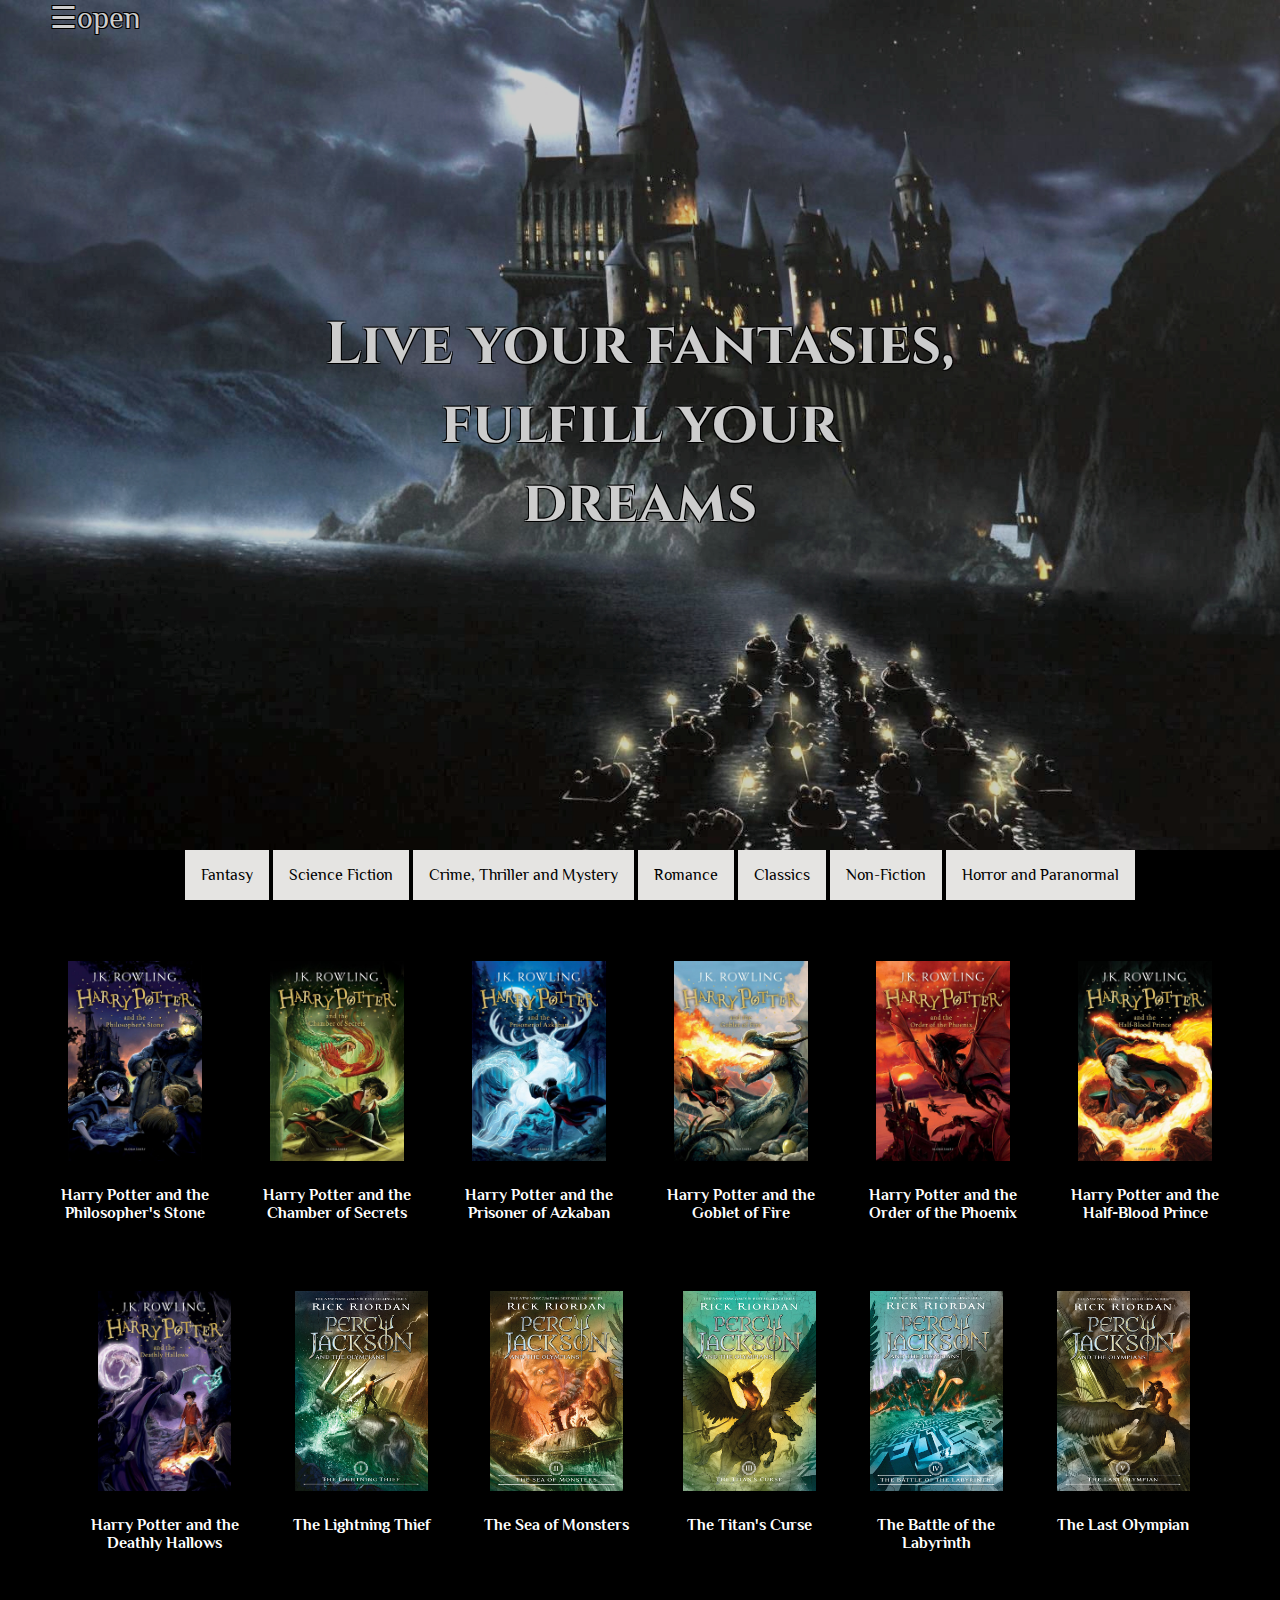
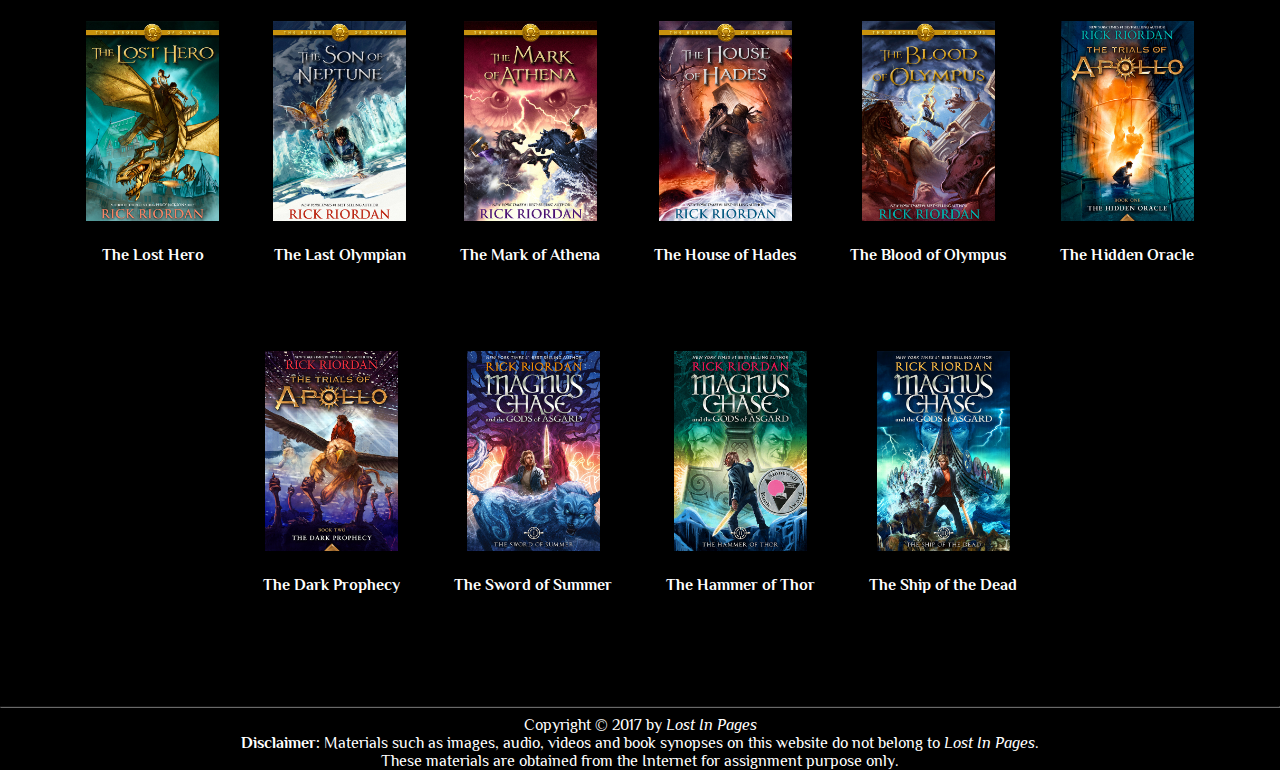
<file: fantasy.html>
<!DOCTYPE html>
<html lang = "en">
<head>
<title>Books - Fantasy</title>
<meta charset="utf-8">
<meta name="viewport" content="width=device-width, initial-scale=1, shrink-to-fit=no">
<link rel="stylesheet" type="text/css" href="style.css">
<script type="text/javascript" src="script.js"></script>
<link href="https://fonts.googleapis.com/css?family=Philosopher|Special+Elite|Cinzel" rel="stylesheet"> 
</head>

<body>

<div id="sidenav" class="sidenav">
	<a href="javascript:void(0)" class="closebtn" onclick="closeNav()">&times;</a>
	<p class="name">Lost In Pages</p>
	<a href="index.html">Home</a>
	<a href="about.html">About</a>
	<a href="book.html">Books</a>
	<a href="orderform.html">Order Form</a>
	<a href="contact.html">Contact Us</a>
	<a href="login&registration.html">Login</a>
</div>

<div id="content">
	
	<div class="header-image" style="background-image:url(images/fantasybackground.jpg);">
		<span id="sidenavlink" onclick="openNav()">&#9776;open</span>
		<div class="header-text">
			<h1 style="font-family: 'Cinzel', serif;">Live your fantasies, fulfill your dreams</h1>
		</div>		
	</div>
	
	<nav>	
		<ul class="categorieslist">
			<li class="categories-item"><a class="categorieslink" href="fantasy.html">Fantasy</a></li>
			<li class="categories-item"><a class="categorieslink" href="sciencefiction.html">Science Fiction</a></li>
			<li class="categories-item"><a class="categorieslink" href="crime-thriller-mystery.html">Crime, Thriller and Mystery</a></li>
			<li class="categories-item"><a class="categorieslink" href="romance.html">Romance</a></li>
			<li class="categories-item"><a class="categorieslink" href="classics.html">Classics</a></li>
			<li class="categories-item"><a class="categorieslink" href="nonfic.html">Non-Fiction</a></li>
			<li class="categories-item"><a class="categorieslink" href="Horror&Paranormal.html">Horror and Paranormal</a></li>
		</ul>
	</nav>
		
	<div class="box">

		<!-- Button trigger modal -->
		<a class="btn-book" href="#philosophers-stone" id="philosophers-stone-label">
			<div class="section-item">
				<div class="section-item-image">
					<img src="images/philosopherstone.jpeg">
				</div>
				<div class="section-item-title">
					<h4>Harry Potter and the <br>Philosopher's Stone</h4>
				</div>
			</div>
		</a>
		<!-- Button trigger modal ends -->
		<!-- Modal -->
		<div class="modal-book" id="philosophers-stone">
			<div class="modal-dialog">
				<div class="modal-content">
					<div class="modal-header">
						<a class="close" href="#philosophers-stone-label">&times;</a>
						<p class="modal-title">Harry Potter and the Philosopher's Stone</p>
						<p class="series">Harry Potter, I</p>
						<p>by J.K. Rowling</p>
					</div>
					<div class="modal-body">
						<p class="modal-description">
						Harry Potter has never even heard of Hogwarts when the letters start dropping on the doormat at number four, Privet Drive. Addressed in green ink on yellowish parchment with a purple seal, they are swiftly confiscated by his grisly aunt and uncle. Then, on Harry’s eleventh birthday, a great beetle-eyed giant of a man called Rubeus Hagrid bursts in with some astonishing news: Harry Potter is a wizard, and he has a place at Hogwarts School of Witchcraft and Wizardry. An incredible adventure is about to begin! 
						<br>
						<br>
						Price: RM40.10
						</p>
					</div>
				</div>
			</div>
		</div>
		<!-- Modal ends -->
		
		<!-- Button trigger modal -->
		<a class="btn-book" href="#chamber-of-secrets" id="chamber-of-secrets-label">
			<div class="section-item">
				<div class="section-item-image">
					<img src="images/chamberofsecrets.jpeg">
				</div>
				<div class="section-item-title">
					<h4>Harry Potter and the <br>Chamber of Secrets</h4>
				</div>
			</div>
		</a>
		<!-- Button trigger modal ends -->
		<!-- Modal -->
		<div class="modal-book" id="chamber-of-secrets">
			<div class="modal-dialog">
				<div class="modal-content">
					<div class="modal-header">
						<a class="close" href="#chamber-of-secrets-label">&times;</a>
						<p class="modal-title">Harry Potter and the Chamber of Secrets</p>
						<p class="series">Harry Potter, II</p>
						<p>by J.K. Rowling</p>
					</div>
					<div class="modal-body">
						<p class="modal-description">
						Harry Potter’s summer has included the worst birthday ever, doomy warnings from a house-elf called Dobby, and rescue from the Dursleys by his friend Ron Weasley in a magical flying car! Back at Hogwarts School of Witchcraft And Wizardry for his second year, Harry hears strange whispers echo through empty corridors – and then the attacks start. Students are found as though turned to stone … Dobby’s sinister predictions seem to be coming true. 
						<br>
						<br>
						Price: RM40.10
						</p>
					</div>
				</div>
			</div>
		</div>
		<!-- Modal ends -->
		
		<!-- Button trigger modal -->
		<a class="btn-book" href="#prisoner-of-azkaban" id="prisoner-of-azkaban-label">
			<div class="section-item">
				<div class="section-item-image">
					<img src="images/prisonerofazkaban.jpeg">
				</div>
				<div class="section-item-title">
					<h4>Harry Potter and the <br>Prisoner of Azkaban</h4>
				</div>
			</div>
		</a>
		<!-- Button trigger modal ends -->
		<!-- Modal -->
		<div class="modal-book" id="prisoner-of-azkaban">
			<div class="modal-dialog">
				<div class="modal-content">
					<div class="modal-header">
						<a class="close" href="#prisoner-of-azkaban-label">&times;</a>
						<p class="modal-title">Harry Potter and the Prisoner of Azkaban</p>
						<p class="series">Harry Potter, III</p>
						<p>by J.K. Rowling</p>
					</div>
					<div class="modal-body">
						<p class="modal-description">
						When the Knight Bus crashes through the darkness and screeches to a halt in front of him, it’s the start of another far from ordinary year at Hogwarts for Harry Potter. Sirius Black, escaped mass-murderer and follower of Lord Voldemort, is on the run – and they say he is coming after Harry. In his first ever Divination class, Professor Trelawney sees an omen of death in Harry’s tea leaves … But perhaps most terrifying of all are the Dementors patrolling the school grounds, with their soul-sucking kiss …
						<br>
						<br>
						Price: RM40.10
						</p>
					</div>
				</div>
			</div>
		</div>
		<!-- Modal ends -->
		
		<!-- Button trigger modal -->
		<a class="btn-book" href="#goblet-of-fire" id="goblet-of-fire-label">
			<div class="section-item">
				<div class="section-item-image">
					<img src="images/gobletoffire.jpeg">
				</div>
				<div class="section-item-title">
					<h4>Harry Potter and the <br>Goblet of Fire</h4>
				</div>
			</div>
		</a>
		<!-- Button trigger modal ends -->
		<!-- Modal -->
		<div class="modal-book" id="goblet-of-fire">
			<div class="modal-dialog">
				<div class="modal-content">
					<div class="modal-header">
						<a class="close" href="#goblet-of-fire-label">&times;</a>
						<p class="modal-title">Harry Potter and the Goblet of Fire</p>
						<p class="series">Harry Potter, IV</p>
						<p>by J.K. Rowling</p>
					</div>
					<div class="modal-body">
						<p class="modal-description">
						The Triwizard Tournament is to be held at Hogwarts. Only wizards who are over seventeen are allowed to enter – but that doesn’t stop Harry dreaming that he will win the competition. Then at Hallowe’en, when the Goblet of Fire makes its selection, Harry is amazed to find his name is one of those that the magical cup picks out. He will face death-defying tasks, dragons and Dark wizards, but with the help of his best friends, Ron and Hermione, he might just make it through – alive!
						<br>
						<br>
						Price: RM45.05
						</p>
					</div>
				</div>
			</div>
		</div>
		<!-- Modal ends -->
		
		<!-- Button trigger modal -->
		<a class="btn-book" href="#order-of-phoenix" id="order-of-phoenix-label">
			<div class="section-item">
				<div class="section-item-image">
					<img src="images/orderofthephoenix.jpeg">
				</div>
				<div class="section-item-title">
					<h4>Harry Potter and the <br>Order of the Phoenix</h4>
				</div>
			</div>
		</a>
		<!-- Button trigger modal ends -->
		<!-- Modal -->
		<div class="modal-book" id="order-of-phoenix">
			<div class="modal-dialog">
				<div class="modal-content">
					<div class="modal-header">
						<a class="close" href="#order-of-phoenix-label">&times;</a>
						<p class="modal-title">Harry Potter and the Order of the Phoenix</p>
						<p class="series">Harry Potter, V</p>
						<p>by J.K. Rowling</p>
					</div>
					<div class="modal-body">
						<p class="modal-description">
						Dark times have come to Hogwarts. After the Dementors’ attack on his cousin Dudley, Harry Potter knows that Voldemort will stop at nothing to find him. There are many who deny the Dark Lord’s return, but Harry is not alone: a secret Order gathers at Grimmauld Place to fight against the Dark forces. Harry must allow Professor Snape to teach him how to protect himself from Voldemort’s savage assaults on his mind. But they are growing stronger by the day and Harry is running out of time …
						<br>
						<br>
						Price: RM45.05
						</p>
					</div>
				</div>
			</div>
		</div>
		<!-- Modal ends -->
		
		<!-- Button trigger modal -->
		<a class="btn-book" href="#half-blood-prince" id="half-blood-prince-label">
			<div class="section-item">
				<div class="section-item-image">
					<img src="images/halfbloodprince.jpeg">
				</div>
				<div class="section-item-title">
					<h4>Harry Potter and the <br>Half-Blood Prince</h4>
				</div>
			</div>
		</a>
		<!-- Button trigger modal ends -->
		<!-- Modal -->
		<div class="modal-book" id="half-blood-prince">
			<div class="modal-dialog">
				<div class="modal-content">
					<div class="modal-header">
						<a class="close" href="#half-blood-prince-label">&times;</a>
						<p class="modal-title">Harry Potter and the Half-Blood Prince</p>
						<p class="series">Harry Potter, VI</p>
						<p>by J.K. Rowling</p>
					</div>
					<div class="modal-body">
						<p class="modal-description">
						When Dumbledore arrives at Privet Drive one summer night to collect Harry Potter, his wand hand is blackened and shrivelled, but he does not reveal why. Secrets and suspicion are spreading through the wizarding world, and Hogwarts itself is not safe. Harry is convinced that Malfoy bears the Dark Mark: there is a Death Eater amongst them. Harry will need powerful magic and true friends as he explores Voldemort’s darkest secrets, and Dumbledore prepares him to face his destiny ...
						<br>
						<br>
						Price: RM45.05
						</p>
					</div>
				</div>
			</div>
		</div>
		<!-- Modal ends -->
		
		<!-- Button trigger modal -->
		<a class="btn-book" href="#deathly-hallows" id="deathly-hallows-label">
			<div class="section-item">
				<div class="section-item-image">
					<img src="images/deathlyhallows.jpeg">
				</div>
				<div class="section-item-title">
					<h4>Harry Potter and the <br>Deathly Hallows</h4>
				</div>
			</div>
		</a>
		<!-- Button trigger modal ends -->
		<!-- Modal -->
		<div class="modal-book" id="deathly-hallows">
			<div class="modal-dialog">
				<div class="modal-content">
					<div class="modal-header">
						<a class="close" href="#deathly-hallows-label">&times;</a>
						<p class="modal-title">Harry Potter and the Deathly Hallows</p>
						<p class="series">Harry Potter, VII</p>
						<p>by J.K. Rowling</p>
					</div>
					<div class="modal-body">
						<p class="modal-description">
						As he climbs into the sidecar of Hagrid’s motorbike and takes to the skies, leaving Privet Drive for the last time, Harry Potter knows that Lord Voldemort and the Death Eaters are not far behind. The protective charm that has kept Harry safe until now is broken, but he cannot keep hiding. The Dark Lord is breathing fear into everything Harry loves, and to stop him Harry will have to find and destroy the remaining Horcruxes. The final battle must begin – Harry must stand and face his enemy ...
						<br>
						<br>
						Price: RM40.10
						</p>
					</div>
				</div>
			</div>
		</div>
		<!-- Modal ends -->
		
		<!-- Button trigger modal -->
		<a class="btn-book" href="#lightning-thief" id="lightning-thief-label">
			<div class="section-item">
				<div class="section-item-image">
					<img src="images/lightningthief.jpg">
				</div>
				<div class="section-item-title">
					<h4>The Lightning Thief<br><br></h4>
				</div>
			</div>
		</a>
		<!-- Button trigger modal ends -->
		<!-- Modal -->
		<div class="modal-book" id="lightning-thief">
			<div class="modal-dialog">
				<div class="modal-content">
					<div class="modal-header">
						<a class="close" href="#lightning-thief-label">&times;</a>
						<p class="modal-title">The Lightning Thief</p>
						<p class="series">Percy Jackson and the Olympians, I</p>
						<p>by Rick Riordan</p>
					</div>
					<div class="modal-body">
						<p class="modal-description">
						Percy Jackson, demigod son of Poseidon, has barely settled at Camp Half-Blood when he’s sent on a quest to find a stolen weapon. Together with his satyr friend Grover and Annabeth, the demigod daughter of Athena, Percy follows the clues . . . and discovers more than he bargained for.
						<br>
						<br>
						Price: RM44.95
						</p>
					</div>
				</div>
			</div>
		</div>
		<!-- Modal ends -->
		
		<!-- Button trigger modal -->
		<a class="btn-book" href="#sea-of-monsters" id="sea-of-monsters-label">
			<div class="section-item">
				<div class="section-item-image">
					<img src="images/seaofmonsters.jpg">
				</div>
				<div class="section-item-title">
					<h4>The Sea of Monsters<br><br></h4>
				</div>
			</div>
		</a>
		<!-- Button trigger modal ends -->
		<!-- Modal -->
		<div class="modal-book" id="sea-of-monsters">
			<div class="modal-dialog">
				<div class="modal-content">
					<div class="modal-header">
						<a class="close" href="#sea-of-monsters-label">&times;</a>
						<p class="modal-title">The Sea of Monsters</p>
						<p class="series">Percy Jackson and the Olympians, II</p>
						<p>by Rick Riordan</p>
					</div>
					<div class="modal-body">
						<p class="modal-description">
						Percy, Annabeth, and Tyson the Cyclops face the dangers of the Sea of Monsters to save Grover from an unfortunate marriage and the camp from being overrun by monsters. And throughout, Percy questions whether being claimed as Poseidon’s son is an honor or simply a cruel joke.
						<br>
						<br>
						Price: RM44.95
						</p>
					</div>
				</div>
			</div>
		</div>
		<!-- Modal ends -->
		
		<!-- Button trigger modal -->
		<a class="btn-book" href="#titans-curse" id="titans-curse-label">
			<div class="section-item">
				<div class="section-item-image">
					<img src="images/titanscurse.jpg">
				</div>
				<div class="section-item-title">
					<h4>The Titan's Curse<br><br></h4>
				</div>
			</div>
		</a>
		<!-- Button trigger modal ends -->
		<!-- Modal -->
		<div class="modal-book" id="titans-curse">
			<div class="modal-dialog">
				<div class="modal-content">
					<div class="modal-header">
						<a class="close" href="#titans-curse-label">&times;</a>
						<p class="modal-title">The Titan's Curse</p>
						<p class="series">Percy Jackson and the Olympians, III</p>
						<p>by Rick Riordan</p>
					</div>
					<div class="modal-body">
						<p class="modal-description">
						When the goddess Artemis disappears, it’s up to Percy and his friends to find her. But can they defeat a foe powerful enough to kidnap a goddess? And what about the mysterious monster capable of destroying Olympus forever?
						<br>
						<br>
						Price: RM44.95
						</p>
					</div>
				</div>
			</div>
		</div>
		<!-- Modal ends -->
		
		<!-- Button trigger modal -->
		<a class="btn-book" href="#battle-of-the-labyrinth" id="battle-of-the-labyrinthlabel">
			<div class="section-item">
				<div class="section-item-image">
					<img src="images/battleofthelabyrinth.jpg">
				</div>
				<div class="section-item-title">
					<h4>The Battle of the <br>Labyrinth<br></h4>
				</div>
			</div>
		</a>
		<!-- Button trigger modal ends -->
		<!-- Modal -->
		<div class="modal-book" id="battle-of-the-labyrinth">
			<div class="modal-dialog">
				<div class="modal-content">
					<div class="modal-header">
						<a class="close" href="#battle-of-the-labyrinth-label">&times;</a>
						<p class="modal-title">The Battle of the Labyrinth</p>
						<p class="series">Percy Jackson and the Olympians, IV</p>
						<p>by Rick Riordan</p>
					</div>
					<div class="modal-body">
						<p class="modal-description">
						Kronos’s forces are threatening Camp Half-Blood. To stop them, Percy Jackson and his friends must survive a quest through the Labyrinth. Will they succeed in their most thrilling and dangerous adventure yet, or will their beloved camp fall to the enemy?
						<br>
						<br>
						Price: RM44.95
						</p>
					</div>
				</div>
			</div>
		</div>
		<!-- Modal ends -->
		
		<!-- Button trigger modal -->
		<a class="btn-book" href="#last-olympian" id="last-olympian-label">
			<div class="section-item">
				<div class="section-item-image">
					<img src="images/lastolympian.jpg">
				</div>
				<div class="section-item-title">
					<h4>The Last Olympian<br><br></h4>
				</div>
			</div>
		</a>
		<!-- Button trigger modal ends -->
		<!-- Modal -->
		<div class="modal-book" id="last-olympian">
			<div class="modal-dialog">
				<div class="modal-content">
					<div class="modal-header">
						<a class="close" href="#last-olympian-label">&times;</a>
						<p class="modal-title">The Last Olympian</p>
						<p class="series">Percy Jackson and the Olympians, V</p>
						<p>by Rick Riordan</p>
					</div>
					<div class="modal-body">
						<p class="modal-description">
						Kronos and his Titan forces have converged on New York City. As the battle for Western civilization rages through the streets of Manhattan, the prophecy surrounding Percy Jackson unfolds . . . and Percy faces a terrifying suspicion that he may be fighting against his own fate.
						<br>
						<br>
						Price: RM44.95
						</p>
					</div>
				</div>
			</div>
		</div>
		<!-- Modal ends -->	
		
		<!-- Button trigger modal -->
		<a class="btn-book" href="#lost-hero" id="lost-hero-label">
			<div class="section-item">
				<div class="section-item-image">
					<img src="images/losthero.jpg">
				</div>
				<div class="section-item-title">
					<h4>The Lost Hero<br><br></h4>
				</div>
			</div>
		</a>
		<!-- Button trigger modal ends -->
		<!-- Modal -->
		<div class="modal-book" id="lost-hero">
			<div class="modal-dialog">
				<div class="modal-content">
					<div class="modal-header">
						<a class="close" href="#lost-hero-label">&times;</a>
						<p class="modal-title">The Lost Hero</p>
						<p class="series">The Heroes of Olympus, I</p>
						<p>by Rick Riordan</p>
					</div>
					<div class="modal-body">
						<p class="modal-description">
						Jason has no clue who he is. Piper has a terrible secret. Leo has a way with tools. As the adventures of this new group of heroes unfolds, fans of demigods, prophecies, and quests will be left breathless and panting for more.
						<br>
						<br>
						Price: RM44.95
						</p>
					</div>
				</div>
			</div>
		</div>
		<!-- Modal ends -->
		
		<!-- Button trigger modal -->
		<a class="btn-book" href="#son-of-neptune" id="son-of-neptune-label">
			<div class="section-item">
				<div class="section-item-image">
					<img src="images/sonofneptune.jpg">
				</div>
				<div class="section-item-title">
					<h4>The Last Olympian<br><br></h4>
				</div>
			</div>
		</a>
		<!-- Button trigger modal ends -->
		<!-- Modal -->
		<div class="modal-book" id="son-of-neptune">
			<div class="modal-dialog">
				<div class="modal-content">
					<div class="modal-header">
						<a class="close" href="#son-of-neptune-label">&times;</a>
						<p class="modal-title">The Son of Neptune</p>
						<p class="series">The Heroes of Olympus, II</p>
						<p>by Rick Riordan</p>
					</div>
					<div class="modal-body">
						<p class="modal-description">
						Percy has no memory. Hazel is supposed to be dead. Frank is a klutz. With heroes like these, what could possibly go wrong? Their quest takes them from the “other” camp for half-bloods to the land beyond the gods and moves them one step closer to fulfilling the Prophecy of Seven.
						<br>
						<br>
						Price: RM44.95
						</p>
					</div>
				</div>
			</div>
		</div>
		<!-- Modal ends -->
		
		<!-- Button trigger modal -->
		<a class="btn-book" href="#mark-of-athena" id="mark-of-athena-label">
			<div class="section-item">
				<div class="section-item-image">
					<img src="images/markofathena.jpg">
				</div>
				<div class="section-item-title">
					<h4>The Mark of Athena<br><br></h4>
				</div>
			</div>
		</a>
		<!-- Button trigger modal ends -->
		<!-- Modal -->
		<div class="modal-book" id="mark-of-athena">
			<div class="modal-dialog">
				<div class="modal-content">
					<div class="modal-header">
						<a class="close" href="#mark-of-athena-label">&times;</a>
						<p class="modal-title">The Mark of Athena</p>
						<p class="series">The Heroes of Olympus, III</p>
						<p>by Rick Riordan</p>
					</div>
					<div class="modal-body">
						<p class="modal-description">
						Seven demigods from Camp Half-Blood and Camp Jupiter unite to fulfill the Prophecy of Seven. But what chance do they have against the giants released by Gaea? They’ll have to sail the Argo II to the ancient lands to find out. And one will face her toughest quest yet.
						<br>
						<br>
						Price: RM44.95
						</p>
					</div>
				</div>
			</div>
		</div>
		<!-- Modal ends -->
		
		<!-- Button trigger modal -->
		<a class="btn-book" href="#house-of-hades" id="house-of-hades-label">
			<div class="section-item">
				<div class="section-item-image">
					<img src="images/houseofhades.jpg">
				</div>
				<div class="section-item-title">
					<h4>The House of Hades<br><br></h4>
				</div>
			</div>
		</a>
		<!-- Button trigger modal ends -->
		<!-- Modal -->
		<div class="modal-book" id="house-of-hades">
			<div class="modal-dialog">
				<div class="modal-content">
					<div class="modal-header">
						<a class="close" href="#house-of-hades-label">&times;</a>
						<p class="modal-title">The House of Hades</p>
						<p class="series">The Heroes of Olympus, IV</p>
						<p>by Rick Riordan</p>
					</div>
					<div class="modal-body">
						<p class="modal-description">
						Annabeth and Percy are searching Tartarus for the Doors of Death. The other five demigods are hunting for the mortal side of the Doors. If they find them, they’ll find one other…and win a crucial battle over Gaea’s giants. The odds of success are slim, but they have to try.
						<br>
						<br>
						Price: RM44.95
						</p>
					</div>
				</div>
			</div>
		</div>
		<!-- Modal ends -->
		
		<!-- Button trigger modal -->
		<a class="btn-book" href="#blood-of-olympus" id="blood-of-olympus-label">
			<div class="section-item">
				<div class="section-item-image">
					<img src="images/bloodofolympus.jpg">
				</div>
				<div class="section-item-title">
					<h4>The Blood of Olympus<br><br></h4>
				</div>
			</div>
		</a>
		<!-- Button trigger modal ends -->
		<!-- Modal -->
		<div class="modal-book" id="blood-of-olympus">
			<div class="modal-dialog">
				<div class="modal-content">
					<div class="modal-header">
						<a class="close" href="#blood-of-olympus-label">&times;</a>
						<p class="modal-title">The Blood of Olympus</p>
						<p class="series">The Heroes of Olympus, V</p>
						<p>by Rick Riordan</p>
					</div>
					<div class="modal-body">
						<p class="modal-description">
						The giants have risen. Gaea is waking. Octavian’s Roman forces are threatening Camp Half-Blood. How can a handful of young demigods hope to prevail—or even survive–against such odds? But they must, for if Gaea wakes fully, it’s game over.
						<br>
						<br>
						Price: RM44.95
						</p>
					</div>
				</div>
			</div>
		</div>
		<!-- Modal ends -->
		
		<!-- Button trigger modal -->
		<a class="btn-book" href="#hidden-oracle" id="hidden-oracle-label">
			<div class="section-item">
				<div class="section-item-image">
					<img src="images/hiddenoracle.jpg">
				</div>
				<div class="section-item-title">
					<h4>The Hidden Oracle<br><br></h4>
				</div>
			</div>
		</a>
		<!-- Button trigger modal ends -->
		<!-- Modal -->
		<div class="modal-book" id="hidden-oracle">
			<div class="modal-dialog">
				<div class="modal-content">
					<div class="modal-header">
						<a class="close" href="#the-dark-prophecy-label">&times;</a>
						<p class="modal-title">The Hidden Oracle</p>
						<p class="series">The Trials of Apollo, I</p>
						<p>by Rick Riordan</p>
					</div>
					<div class="modal-body">
						<p class="modal-description">
						How do you punish an immortal? By making him human. How will Apollo regain his immortality? By restoring the Oracles to proper working order—without getting killed, if possible. And who does he turn to for help? Percy Jackson and the demigods of Camp Half-Blood, of course!
						<br>
						<br>
						Price: RM44.95
						</p>
					</div>
				</div>
			</div>
		</div>
		<!-- Modal ends -->
		
		<!-- Button trigger modal -->
		<a class="btn-book" href="#dark-prophecy" id="dark-prophecy-label">
			<div class="section-item">
				<div class="section-item-image">
					<img src="images/thedarkprophecy.jpg">
				</div>
				<div class="section-item-title">
					<h4>The Dark Prophecy<br><br></h4>
				</div>
			</div>
		</a>
		<!-- Button trigger modal ends -->
		<!-- Modal -->
		<div class="modal-book" id="dark-prophecy">
			<div class="modal-dialog">
				<div class="modal-content">
					<div class="modal-header">
						<a class="close" href="#dark-prophecy-label">&times;</a>
						<p class="modal-title">The Dark Prophecy</p>
						<p class="series">The Trials of Apollo, II</p>
						<p>by Rick Riordan</p>
					</div>
					<div class="modal-body">
						<p class="modal-description">
						Apollo is still Lester, a mortal teenager, still bound in service to Meg McCaffrey—though he has no clue where she is—and still searching for dysfunctional Oracles. The present and future aren’t his only problem, however; Apollo is being haunted by his distant past.
						<br>
						<br>
						Price: RM44.95
						</p>
					</div>
				</div>
			</div>
		</div>
		<!-- Modal ends -->
		
		<!-- Button trigger modal -->
			<a class="btn-book" href="#sword-of-summer" id="sword-of-summer-label">
				<div class="section-item">
					<div class="section-item-image">
						<img src="images/swordofsummer.jpg">
					</div>
					<div class="section-item-title">
						<h4>The Sword of Summer<br><br></h4>
					</div>
				</div>
			</a>
			<!-- Button trigger modal ends -->
			<!-- Modal -->
			<div class="modal-book" id="sword-of-summer">
				<div class="modal-dialog">
					<div class="modal-content">
						<div class="modal-header">
							<a class="close" href="#sword-of-summer-label">&times;</a>
							<p class="modal-title">The Sword of Summer</p>
							<p class="series">Magnus Chase and the Gods of Asgard, I</p>
							<p>by Rick Riordan</p>
						</div>
						<div class="modal-body">
							<p class="modal-description">
							Magnus Chase, a homeless teenager, has just learned an impossible secret: he is the son of a Norse god. Now he must search for a weapon that will save the world or herald its doom. There’s just one little catch: to succeed, he first must die.
							<br>
							<br>
							Price: RM44.95
							</p>
						</div>
					</div>
				</div>
			</div>
			<!-- Modal ends -->
			
			<!-- Button trigger modal -->
			<a class="btn-book" href="#hammer-of-thor" id="hammer-of-thor-label">
				<div class="section-item">
					<div class="section-item-image">
						<img src="images/hammerofthor.jpg">
					</div>
					<div class="section-item-title">
						<h4>The Hammer of Thor<br><br></h4>
					</div>
				</div>
			</a>
			<!-- Button trigger modal ends -->
			<!-- Modal -->
			<div class="modal-book" id="hammer-of-thor">
				<div class="modal-dialog">
					<div class="modal-content">
						<div class="modal-header">
							<a class="close" href="#hammer-of-thor-label">&times;</a>
							<p class="modal-title">The Hammer of Thor</p>
							<p class="series">Magnus Chase and the Gods of Asgard, II</p>
							<p>by Rick Riordan</p>
						</div>
						<div class="modal-body">
							<p class="modal-description">
							Mjolnir, Thor’s mighty hammer, has fallen into enemy hands. If Magnus Chase and his friends can’t get it, the mortal worlds will be defenseless. Loki can make a deal for Mjolnir’s return, but he demands a high price. Can Magnus find Mjolnir, or must they depend on Loki?
							<br>
							<br>
							Price: RM44.95
							</p>
						</div>
					</div>
				</div>
			</div>
			<!-- Modal ends -->
		
		<!-- Button trigger modal -->
			<a class="btn-book" href="#ship-of-the-dead" id="ship-of-the-dead-label">
				<div class="section-item">
					<div class="section-item-image">
						<img src="images/shipofthedead.jpg">
					</div>
					<div class="section-item-title">
						<h4>The Ship of the Dead<br><br></h4>
					</div>
				</div>
			</a>
			<!-- Button trigger modal ends -->
			<!-- Modal -->
			<div class="modal-book" id="ship-of-the-dead">
				<div class="modal-dialog">
					<div class="modal-content">
						<div class="modal-header">
							<a class="close" href="#ship-of-the-dead-label">&times;</a>
							<p class="modal-title">The Ship of the Dead</p>
							<p class="series">Magnus Chase and the Gods of Asgard, III</p>
							<p>by Rick Riordan</p>
						</div>
						<div class="modal-body">
							<p class="modal-description">
							Magnus Chase, a once-homeless teen, is now one of Odin’s chosen warriors. The son of Frey, god of peace, he isn’t a natural fighter. Yet he has defeated wolves, giants, and more. Now he’ll take on Loki and his Ship of the Dead. But his greatest enemy is his own inner demon.
							<br>
							<br>
							Price: RM44.95
							</p>
						</div>
					</div>
				</div>
			</div>
			<!-- Modal ends -->
		

	</div>

<footer>

<audio autoplay="autoplay" loop="loop">
	<source src="audio/harry-potter-theme-song.mp3" type="audio/mpeg">
	<source src="audio/harry-potter-theme-song.ogg" type="audio/ogg">
</audio>

<hr>
Copyright &copy; 2017 by <i>Lost In Pages</i>
<br>
<strong>Disclaimer:</strong> Materials such as images, audio, videos and book synopses on this website do not belong to <i>Lost In Pages</i>. <br>These materials are obtained from the Internet for assignment purpose only.
</footer>


</div>

</body>
</html>
</file>
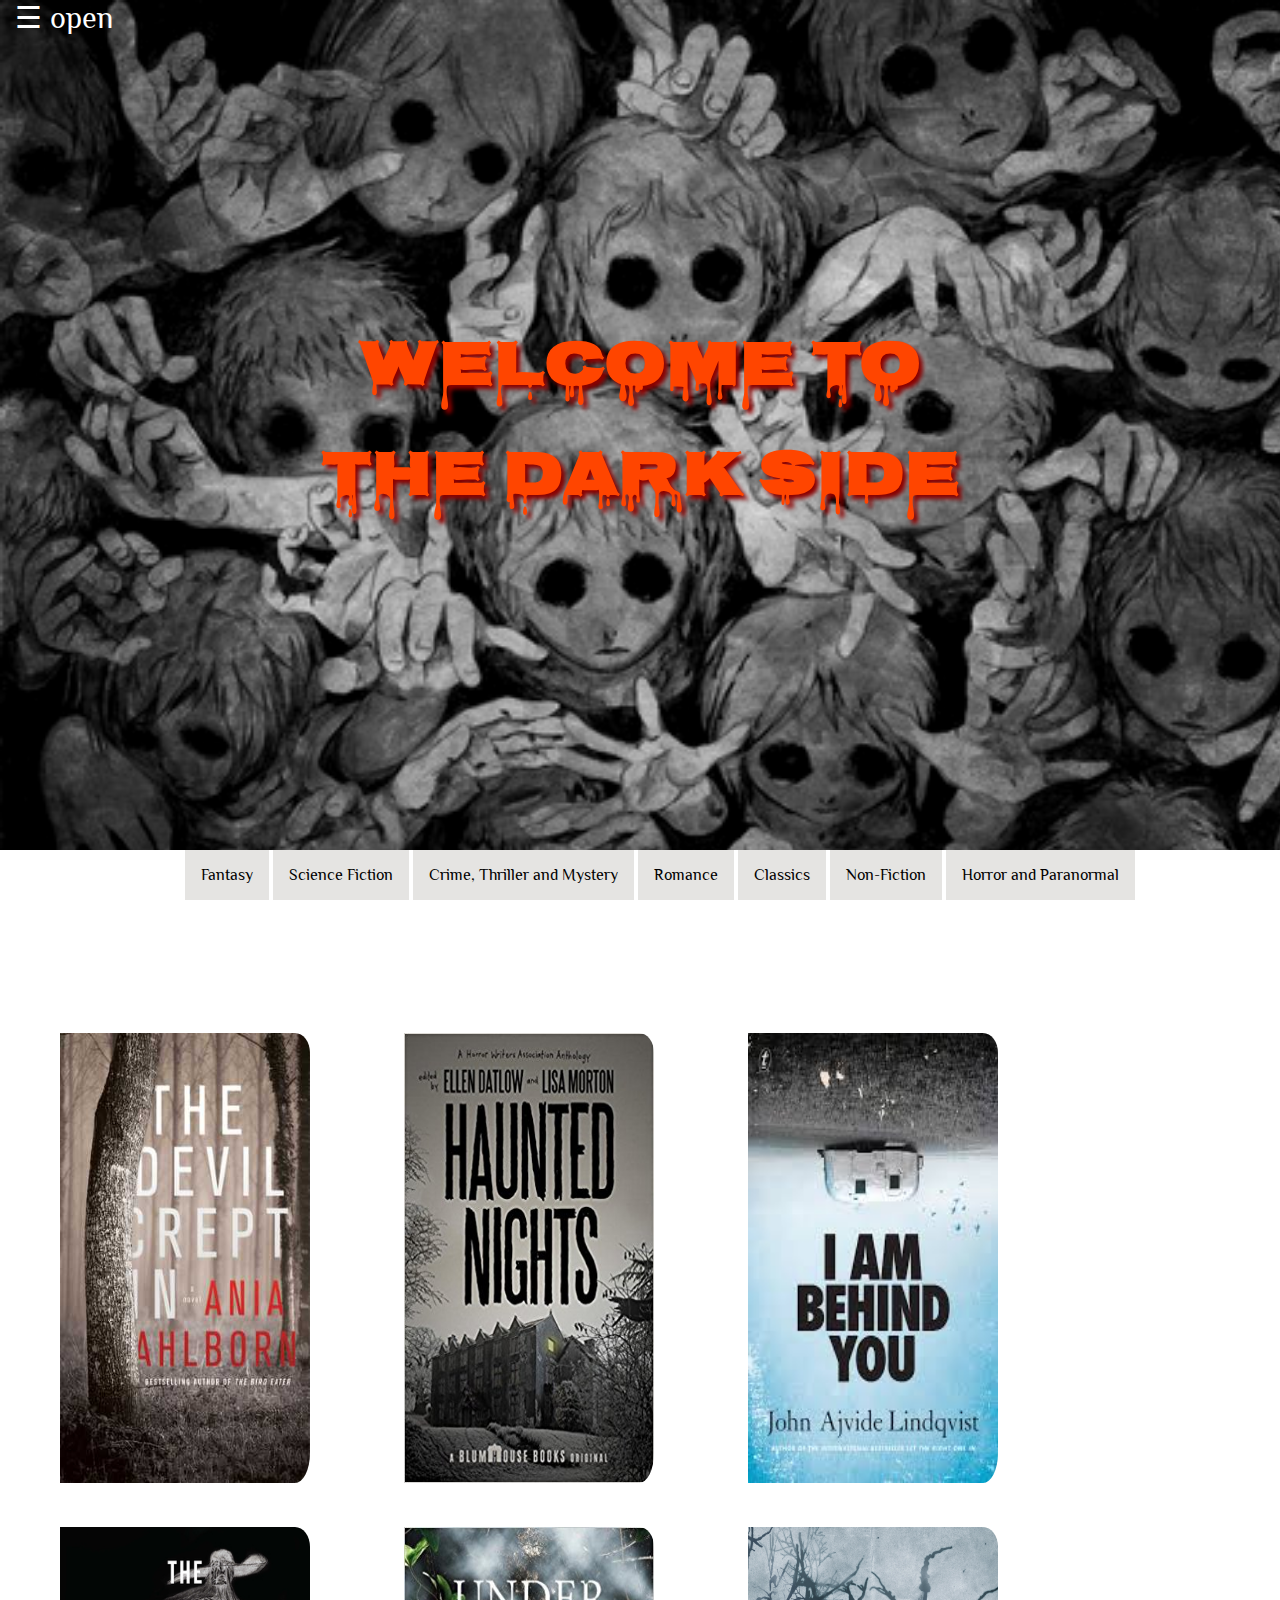
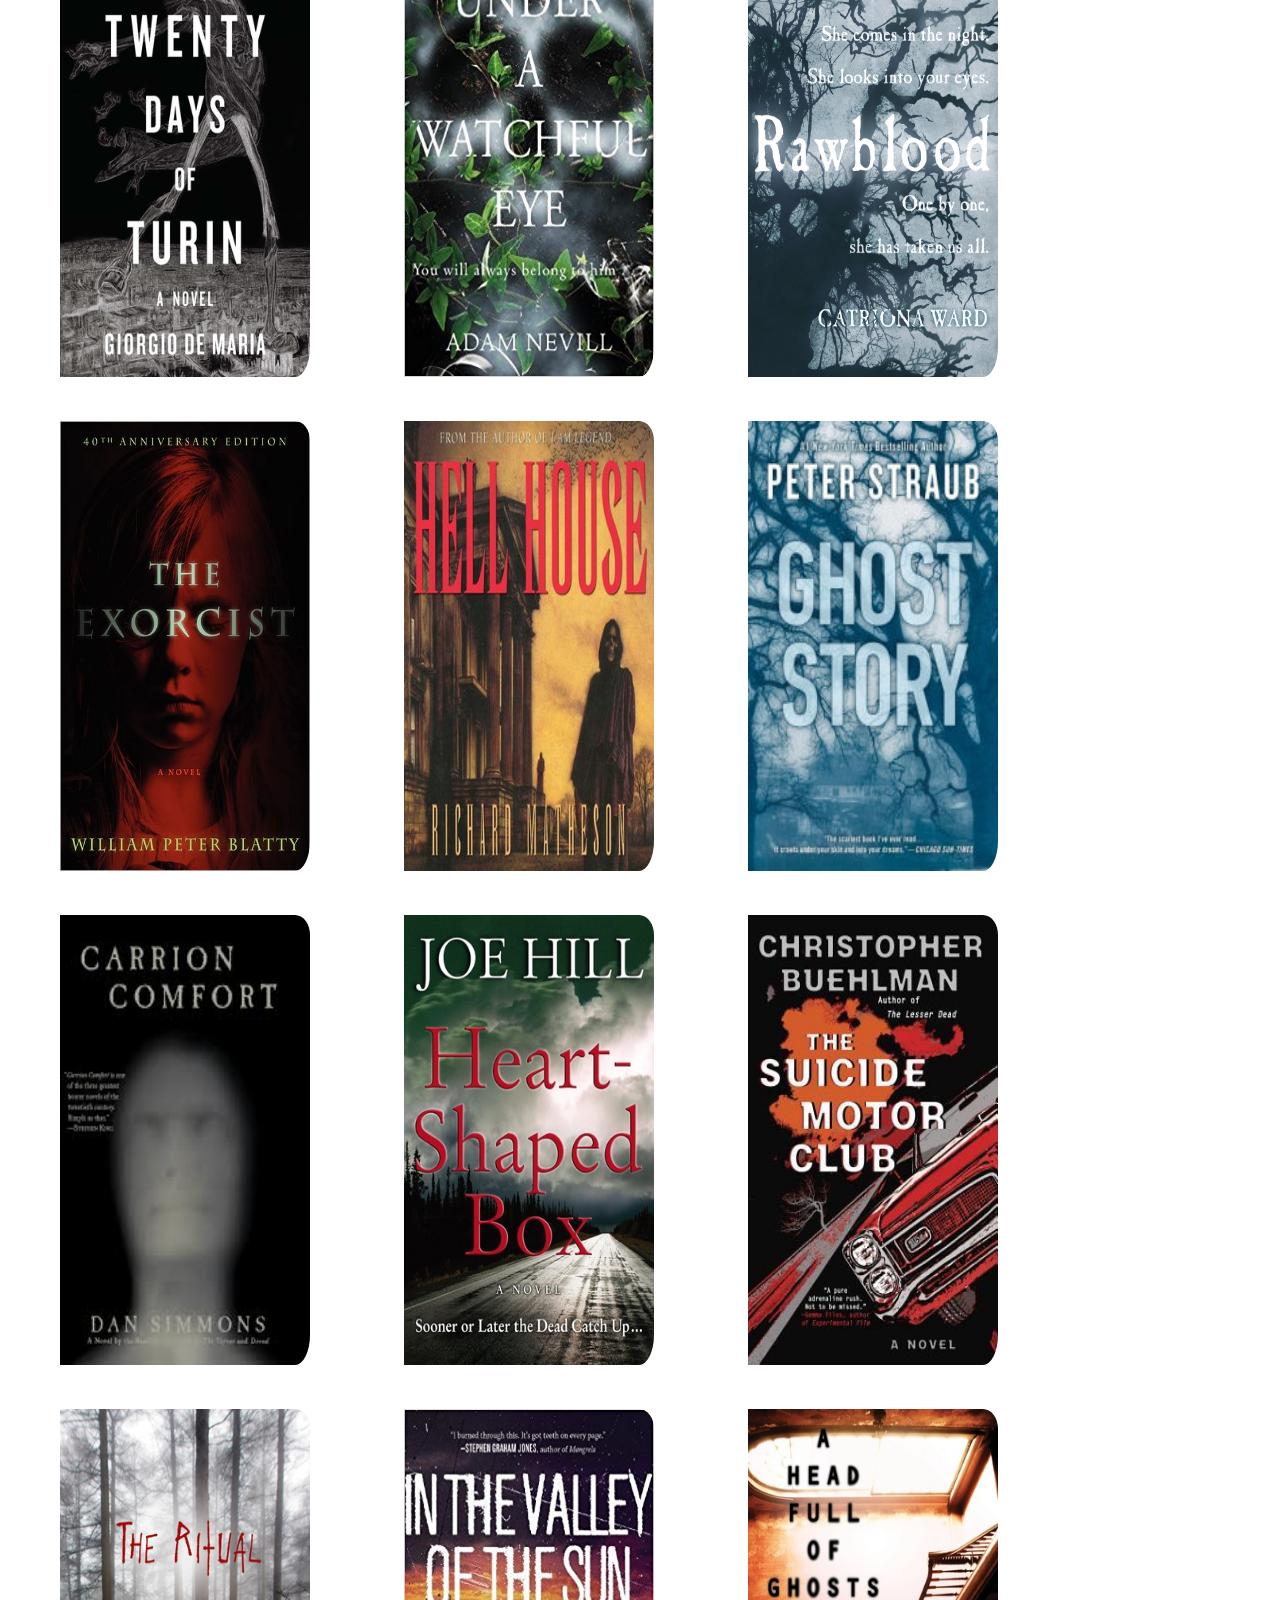
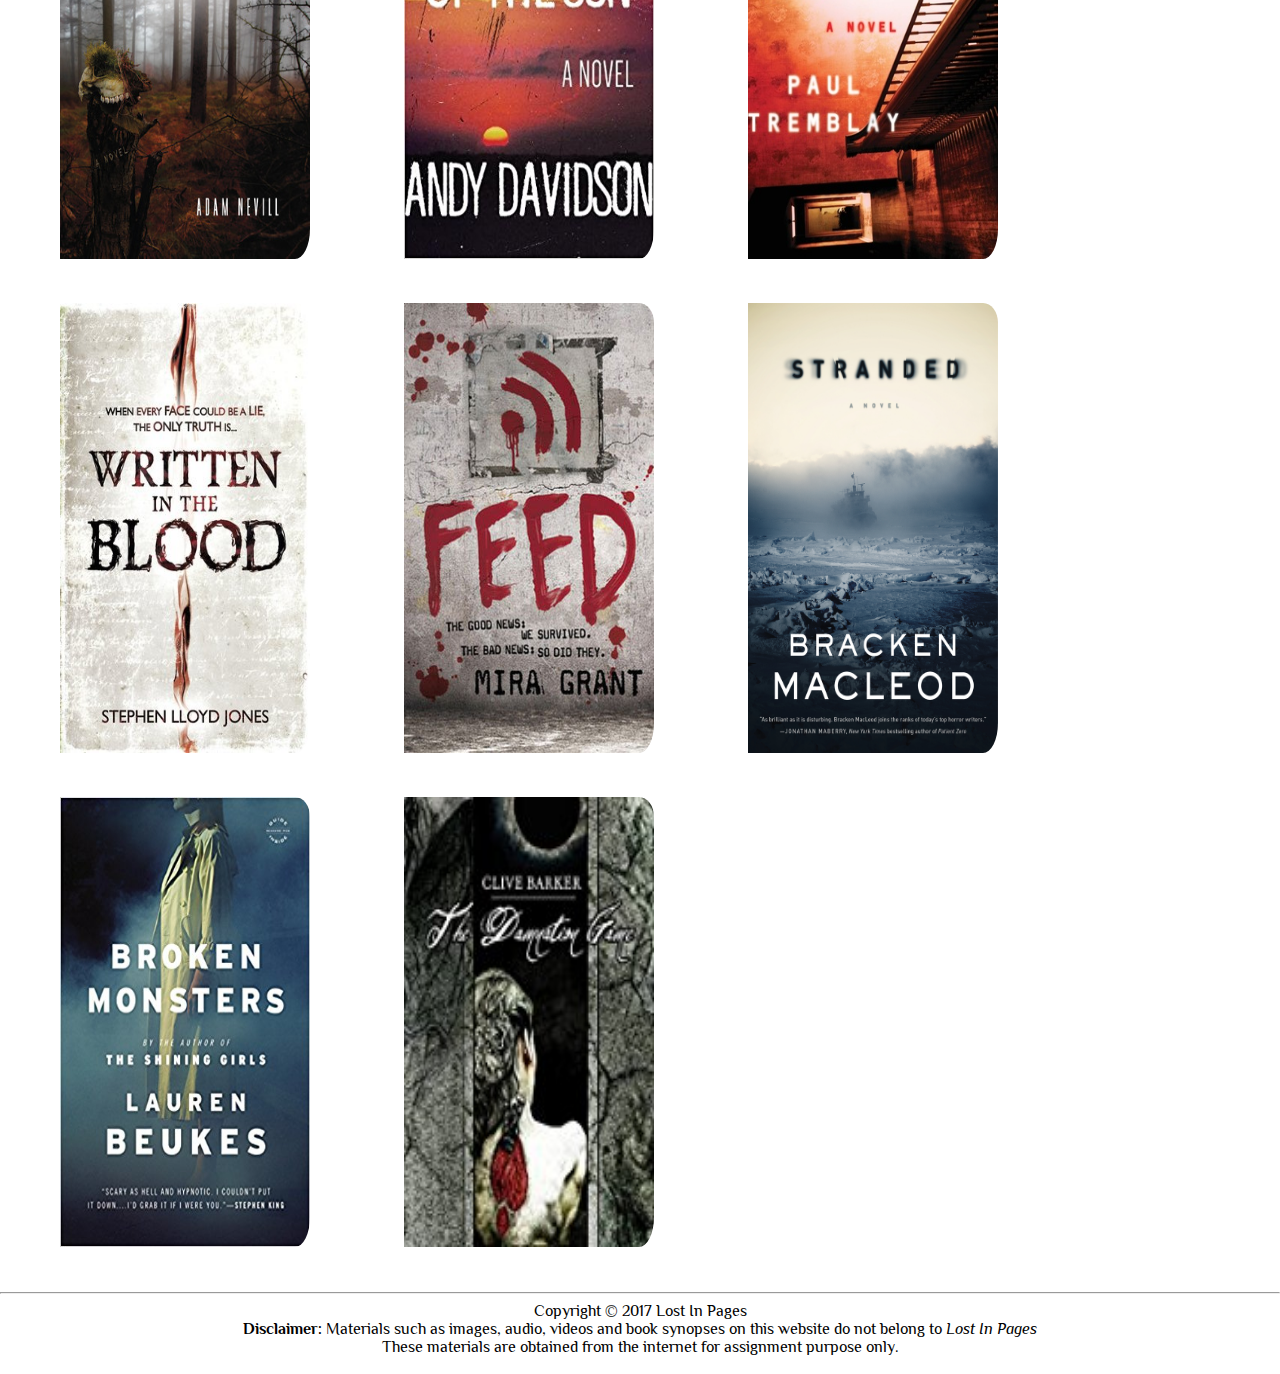
<file: Horror_Paranormal.html>
<!DOCTYPE html>
<html lang="en"><head>
<meta http-equiv="content-type" content="text/html; charset=UTF-8">
<title> Horror And Paranormal </title>
<meta charset="utf-8">
<link href = "https://fonts.googleapis.com/css?family=Nosifer|Philosopher|Special+Elite" rel = "stylesheet">
<style>

#music { display: none; }

#main { transition: margin-left .5s; }

body { height: 100%;
	   margin: 0; 
	   font-family: 'Philosopher', sans-serif; 
	   color: white; }
	   
.sidenav { height: 100%;
           width: 0;
		   position: fixed;
		   z-index: 1;
		   top: 0;
		   left: 0;
		   background-color: black;
		   overflow-x: hidden;
		   transition: 0.5s;
		   padding-top: 60px; }

.sidenav a { padding: 8px 8px 8px 32px;
		     text-decoration: NONE;
             font-size: 25px;
		     color: LightSlateGray;
		     display: block;
			 transition: 0.3s; }

.sidenav .closebtn { position: absolute;
				     top: 0;
					 right: 25px;
					 font-size: 40px;
					 margin-left: 50px; }
					 			 
.cover { background-image: url("images/horror.jpg");
		 min-height: 850px;
		 background-size: cover;
		 position: relative; 
		 background-attachment: fixed;}
		 
.categorieslist{ list-style: none; 
				 text-align: center; }

.categories-item{ display: inline-block;
				  padding-bottom: 16px;
				  margin-bottom: 20px;}

.categorieslink{ text-decoration: none;
				 color: black;
				 padding: 16px;
				 background-color: #e5e4e2; }

.categories-item .categorieslink:hover{ background-color: #b6b6b4;
										text-decoration: none;
										color: black;
										opacity: 0.6; }

.text { text-align: center;
		position: absolute;
		top: 50%;
		left: 50%;
		transform: translate(-50%, -50%);
		color: white; }
		
.image {  border-radius: 30px;
		  cursor: pointer;
		  transition: 0.3s;
		  padding-right: 15px; 
		  padding-top: 10px;
		  padding-left: 45px;
		  margin: 15px; }
		  
.image:hover { opacity: 0.7; }

/* The Modal (background) */
.modal { display: none; /* Hidden by default */
		 position: fixed; /* Stay in place */
		 z-index: 1; /* Sit on top */
		 padding-top: 100px; /* Location of the box */
		 left: 0;
		 top: 0;
		 width: 100%; /* Full width */
		 height: 100%; /* Full height */
		 overflow: auto; /* Enable scroll if needed */
		 background-color: rgb(0,0,0); /* Fallback color */
		 background-color: rgba(0,0,0,0.9); } /* Black w/ opacity */ 

/* Modal Content (image) */
.modal-content { margin: auto;
				 display: block;
			     width: 350px;
				 max-width: 550px; }

/* Caption of Modal Image */
#caption { margin: auto;
		   display: block;
		   width: 80%;
		   max-width: 700px;
		   text-align: justify;
		   color: #ccc;
		   padding: 10px 0;
		   height: 850px;
		   font-size: 20px; }

/* Add Animation */
.modal-content, #caption { -webkit-animation-name: zoom;
						   -webkit-animation-duration: 0.6s;
						    animation-name: zoom;
							animation-duration: 0.6s; }		

#footer { width: 100%;
		  text-align: center;
		  font-size: 1em;
		  color: black; }

/* The Close Button */
.close { position: absolute;
		 top: 15px;
	     right: 35px;
		 color: #f1f1f1;
		 font-size: 40px;
		 font-weight: bold;
		 transition: 0.3s; }

.close:hover,
.close:focus { color: #bbb;
			   text-decoration: none;
			   cursor: pointer; }
			  
 
@media screen and (max-height: 450px) { .sidenav {padding-top: 15px;}
										.sidenav a {font-size: 18px;} }	 
					  
			   
@-webkit-keyframes zoom { from {-webkit-transform:scale(0)} 
						  to {-webkit-transform:scale(1)} }

@keyframes zoom { from {transform:scale(0)} 
				  to {transform:scale(1)} }

/* 100% Image Width on Smaller Screens */
@media only screen and (max-width: 700px){ .modal-content { width: 100%; } }
	
</style>
</head>

<body>

<div id="mySidenav" class="sidenav">
  <a href="javascript:void(0)" class="closebtn" onclick="closeNav()">&times;</a>
  <p style = 'font-family: Special Elite; color: white; font-size: 20pt; padding: 8px 8px 8px 32px;'> Lost In Pages </p>
  <a href="index.html">Home</a>
  <a href="about.html">About</a>
  <a href="book.html">Books</a>
  <a href="orderform.html">Order Form</a>
  <a href="contact.html">Contacts</a>
  <a href="login&registration.html">Login</a>
</div>

<div id = "main">
<div class="cover">
<span style="font-size:30px; cursor:pointer; padding-left: 15px;" onclick="openNav()">&#9776; open</span></font>
	<div class="text">
		<h1 style="font-size: 7vh; font-family: 'Nosifer', cursive; color: orangered; text-shadow: 4px 4px 4px darkred;"> Welcome To The Dark Side </h1>
	</div>
</div>
	<nav>	
		<ul class="categorieslist">
			<li class="categories-item"><a class="categorieslink" href="fantasy.html">Fantasy</a></li>
			<li class="categories-item"><a class="categorieslink" href="sciencefiction.html">Science Fiction</a></li>
			<li class="categories-item"><a class="categorieslink" href="crime-thriller-mystery.html">Crime, Thriller and Mystery</a></li>
			<li class="categories-item"><a class="categorieslink" href="romance.html">Romance</a></li>
			<li class="categories-item"><a class="categorieslink" href="classics.html">Classics</a></li>
			<li class="categories-item"><a class="categorieslink" href="nonfic.html">Non-Fiction</a></li>
			<li class="categories-item"><a class="categorieslink" href="Horror&Paranormal.html">Horror and Paranormal</a></li>
		</ul>
	</nav>



<br><br>
<br><br>

<img id="image1" class="image" src="images/devil.jpg" 
alt="Young Jude Brighton has been missing for three days, and while the search for him is in full swing in the small town of Deer Valley, Oregon, the locals are starting to lose hope.
	   They’re well aware that the first forty-eight hours are critical and after that, the odds usually point to a worst-case scenario. 
	   And despite Stevie Clark’s youth, he knows that, too; he’s seen the cop shows. He knows what each ticking moment may mean for Jude, his cousin and best friend.
	   That, and there was that boy, Max Larsen...the one from years ago, found dead after also disappearing under mysterious circumstances.
       And then there were the animals: pets gone missing out of yards. 
	   For years, the residents of Deer Valley have murmured about these unsolved crimes…and that a killer may still be lurking around their quiet town. 
	   Now, fear is reborn—and for Stevie, who is determined to find out what really happened to Jude, the awful truth may be too horrifying to imagine.' 
	   <br><br>
	   <p>Price: RM29.50</p>"
width = "250" height = "450">

	
<div id="myModal" class="modal">
	<span class="close">&times;</span>
	<img class="modal-content" id="image">
	<div id="caption"></div>
</div>


<img id="image2" class="image" src="images/Haunted-Nights.jpg" 
alt="Sixteen never-before-published chilling tales that explore every aspect of our darkest holiday, Halloween, co-edited by Ellen Datlow, one of the most successful and respected genre editors, and Lisa Morton, a leading authority on Halloween.
	   In addition to stories about scheming jack-o'-lanterns, vengeful ghosts, otherworldly changelings, disturbingly realistic haunted attractions, masks that cover terrifying faces, murderous urban legends, parties gone bad, cult Halloween movies, and trick or treating in the future, Haunted Nights also offers terrifying and mind-bending explorations of related holidays like All Souls' Day, Dia de los Muertos, and Devil's Night.' 
	   <br><br>
	   <p>Price: RM35.00</p>"
width = "250px" height="450px">

<div id="myModal" class="modal">
	<span class="close">&times;</span>
	<img class="modal-content" id="image">
	<div id="caption"></div>
</div>

	
<img id="image3" class = "image" src="images/behindu.jpg" 
alt="Four families wake up one morning in their caravans, next to their cars, on an ordinary campsite in southern Sweden. 
	 However, during the night something strange has happened. Everything else has disappeared, and the world has been transformed into an endless expanse of grass.
	 The sky is blue, but there is no sign of the sun; there are no trees, no flowers, no birds. And every radio plays nothing but the songs of sixties pop icon Peter Himmelstrand.
	 As the holiday-makers try to come to terms with what has happened, they are forced to confront their deepest fears and secret desires, and in many cases expose the less appealing aspects of their character. 
	 Past events that they have tried to bury rise to the surface and take on a terrifying physical form.
	 Can any of them find a way back to reality?' 
	   <br><br>
	   <p>Price: RM45.50</p>"
width = "250px" height="450px">

<div id="myModal" class="modal">
	<span class="close">&times;</span>
	<img class="modal-content" id="image">
	<div id="caption"></div>
</div>

	
<img id="image4" class = "image" src="images/30285138.jpg" 
alt="Four families wake up one morning in their caravans, next to their cars, on an ordinary campsite in southern Sweden. 
	 However, during the night something strange has happened. Everything else has disappeared, and the world has been transformed into an endless expanse of grass.
	 The sky is blue, but there is no sign of the sun; there are no trees, no flowers, no birds. And every radio plays nothing but the songs of sixties pop icon Peter Himmelstrand.
	 As the holiday-makers try to come to terms with what has happened, they are forced to confront their deepest fears and secret desires, and in many cases expose the less appealing aspects of their character. 
	 Past events that they have tried to bury rise to the surface and take on a terrifying physical form.
	 Can any of them find a way back to reality?' 
	   <br><br>
	   <p>Price: RM33.50</p>"
width = "250px" height="450px">	

<div id="myModal" class="modal">
	<span class="close">&times;</span>
	<img class="modal-content" id="image">
	<div id="caption"></div>
</div>


<img id="image5" class = "image" src="images/UnderAWatchfulEye.jpg" 
alt="When the sudden appearance of a dark figure shatters his idyllic coastal life, he soon realizes that the murky past he thought he'd left behind has far from forgotten him.
	 What's more unsettling is the strange atmosphere that engulfs him at every sighting, plunging his mind into a terrifying paranoia.
	 To be a victim without knowing the tormentor. 
	 To be despised without knowing the offence caused. To be seen by what nobody else can see. 
	 These are the thoughts which plague his every waking moment.
	 Imprisoned by despair, Seb fears his stalker is not working alone, but rather is involved in a wider conspiracy that threatens everything he has worked for. 
	 For there are doors in this world that open into unknown places. 
	 Places used by the worst kind of people to achieve their own ends. 
	 And once his investigation leads him to stray across the line and into mortal danger, he risks becoming another fatality in a long line of victims . . .' 
	   <br><br>
	   <p>Price: RM45.50</p>"
width = "250px" height="450px">

<div id="myModal" class="modal">
	<span class="close">&times;</span>
	<img class="modal-content" id="image">
	<div id="caption"></div>
</div>


<img id="image6" class = "image" src="images/Rawblood.jpg" 
alt="In 1910, eleven year old Iris Villarca lives with her father at Rawblood, a lonely house on Dartmoor.
	 Iris and her father are the last of their name. The Villarcas always die young, bloodily. 
	 Iris knows it’s because of a congenital disease which means she must be strictly isolated. 
	 Papa told her so.
	 Forbidden to speak to other children or the servants, denied her one friend, Iris grows up in solitude. 
	 But she reads books. And one sunlit autumn day, beside her mother’s grave, she forces the truth from her father. 
	 The disease is biologically impossible. A lie, to cover a darker secret.
	 The Villarcas are haunted, through the generations, by her.
	 She is white, skeletal, covered with scars. Her origins are a mystery but her purpose is clear.
	 When a Villarca marries, when they love, when they have a child – she comes and death follows.
	 Iris makes her father a promise: to remain alone all her life. 
	 But when she’s fifteen, she breaks it. 
	 The consequences of her choice are immediate and horrific.
	 Iris’s story is interwoven with the past, the voices of the dead – Villarcas, taken by her. 
	 Iris’s grandmother sets sail from Dover to Italy with a hired companion, to spend her final years in the sun before consumption takes her.
	 Instead she meets betrayal, and a fate worse than death. 
	 Iris’s father, his medical career in ruins, conducts unconscionable experiments, to discover how she travels in the Villarca blood. 
	 Iris’s mother, pregnant, walks the halls of Rawblood whispering to her, coaxing her to come. As the narratives converge, Iris seeks her out in a confrontation which shatters her past and her reality, revealing the chasm in Iris’s own, fractured identity.
	 Who is she? What does she desire? The answer is more terrible and stranger than Iris could have imagined.' 
	   <br><br>
	   <p>Price: RM30.99</p>"
width = "250px" height="450px">

<div id="myModal" class="modal">
	<span class="close">&times;</span>
	<img class="modal-content" id="image">
	<div id="caption"></div>
</div>


<img id="image7" class = "image" src="images/The-Exorcist.JPG" 
alt="Four decades after it first shook the nation, then the world, William Peter Blatty's thrilling masterwork of faith and demonic possession returns in an even more powerful form. 
	 Raw and profane, shocking and blood-chilling, it remains a modern parable of good and evil and perhaps the most terrifying novel ever written.' 
	   <br><br>
	   <p>Price: RM55.50</p>"
width = "250px" height="450px">	

<div id="myModal" class="modal">
	<span class="close">&times;</span>
	<img class="modal-content" id="image">
	<div id="caption"></div>
</div>


<img id="image8" class = "image" src="images/{BE02C30A-D470-4A0B-AE03-F83E994FBAC9}Img400.jpg" 
alt="Hell House by Richard Matheson is a story that takes four very different people into a house that has a life of it's own. After sitting empty and boarded up by the owners for thirty years, Rolf Rudolph Deutsch wants a small group of hand selected experts from several unique fields of study to go into the house and stay for one week. 
	 With the promise of great renumeration, all he asks in return is that they answer definitively the one question he has: Is there life after death? Close to death himself, Deutsch needs to know. 
	 In fact, he is consumed with the need to have that one question answered. 
	 In return for his money, he wants to know definitively if anything lives in the Belasco house in Maine dubbed Hell House.
	 Dr. Barrett is the first one summoned and he is unable to turn down the offer of $100,000.
	 He agrees to go to Hell House with a couple of stipulations: Deutsch is to finance the completion of a machine Dr. Barrett created and calls a Reversor and his wife is to join him. 
	 Deutsch happily agrees and tells the doctor that he will be joined by a spiritualist and a medium - Benjamin Fischer, the lone survivor of the last encounter with Hell House.
	 Aptly named, the house is full of surprises for its newest troupe.
	 Before one seemingly simple week is over, two of the professionals will die and the two that survive will come very close to losing their lives on more than one occasion.
	 The house is haunted by Emeric Belasco who evades the removal of his temporal spirit by way of Dr. Barrett's Reversor because his remains are sealed in a lead walled room behind the alter in his chapel. 
	 Emeric returns after the house has supposedly been cleansed, and takes Dr. Barrett's life, but not before he reveals himself just as he had to Reverend Florence Tanner before him. 
	 Invading the minds of all who enter his house, Emeric forces acts of sexual perversion on his victims, possessing their spirits and breaking them, one by one.
	 In the end, it is former guest and world renowned Medium Benjamin Fischer and Edith Barrett who unravel the truth and put Emeric Belasco in his place. 
	 Only they see him for the pathetic little man he was, and understand why he felt the need to terrorize. 
	 A defense against his own feelings of inadequacy, Emeric is finally confronted and silenced forever. 
	 Sadly, Rolf Deutsch will never know any of this as he dies before knowing were is life after death before finding his way there himself.' 
	   <br><br>
	   <p>Price: RM35.99</p>"
width = "250px" height="450px">	

<div id="myModal" class="modal">
	<span class="close">&times;</span>
	<img class="modal-content" id="image">
	<div id="caption"></div>
</div>


<img id="image9" class = "image" src="images/9781101989197_p0_v1_s.jpg" 
alt="For four aging men in the terror-stricken town of Milburn, New York, an act inadvertently carried out in their youth has come back to haunt them. 
	 Now they are about to learn what happens to those who believe they can bury the past -- and get away with murder.' 
	   <br><br>
	   <p>Price: RM25.65</p>"
width = "250px" height="450px">	

<div id="myModal" class="modal">
	<span class="close">&times;</span>
	<img class="modal-content" id="image">
	<div id="caption"></div>
</div>


<img id="image10" class = "image" src="images/cc.jpg" 
alt="THE PAST... Caught behind the lines of Hitler’s Final Solution, Saul Laski is one of the multitudes destined to die in the notorious Chelmno extermination camp. 
	 Until he rises to meet his fate and finds himself face to face with an evil far older, and far greater, than the Nazi’s themselves...
	 THE PRESENT... Compelled by the encounter to survive at all costs, so begins a journey that for Saul will span decades and cross continents, plunging into the darkest corners of 20th century history to reveal a secret society of beings who may often exist behind the world's most horrible and violent events.
	 Killing from a distance, and by darkly manipulative proxy, they are people with the psychic ability to 'use' humans: read their minds, subjugate them to their wills, experience through their senses, feed off their emotions, force them to acts of unspeakable aggression. Each year, three of the most powerful of this hidden order meet to discuss their ongoing campaign of induced bloodshed and deliberate destruction. 
	 But this reunion, something will go terribly wrong. Saul’s quest is about to reach its elusive object, drawing hunter and hunted alike into a struggle that will plumb the depths of mankind’s attraction to violence, and determine the future of the world itself...' 
	   <br><br>
	   <p>Price: RM48.50</p>"
width = "250px" height="450px">	

<div id="myModal" class="modal">
	<span class="close">&times;</span>
	<img class="modal-content" id="image">
	<div id="caption"></div>
</div>


<img id="image11" class = "image" src="images/153025.jpg" 
alt="Aging, self-absorbed rock star Judas Coyne has a thing for the macabre -- his collection includes sketches from infamous serial killer John Wayne Gacy, a trepanned skull from the 16th century, a used hangman's noose, Aleister Crowley's childhood chessboard, etc. -- so when his assistant tells him about a ghost for sale on an online auction site, he immediately puts in a bid and purchases it.
	 The black, heart-shaped box that Coyne receives in the mail not only contains the suit of a dead man but also his vengeance-obsessed spirit.
	 The ghost, it turns out, is the stepfather of a young groupie who committed suicide after the 54-year-old Coyne callously used her up and threw her away. 
	 Now, determined to kill Coyne and anyone who aids him, the merciless ghost of Craddock McDermott begins his assault on the rocker's sanity. ' 
	   <br><br>
	   <p>Price: RM51.80</p>"
width = "250px" height="450px">	

<div id="myModal" class="modal">
	<span class="close">&times;</span>
	<img class="modal-content" id="image">
	<div id="caption"></div>
</div>


<img id="image12" class = "image" src="images/27246149.jpg" 
alt="Remember that car that passed you near midnight on Route 66, doing 105 with its lights off? 
	 You wondered where it was going so quickly on that dark, dusty stretch of road, motor roaring, the driver glancing out the window as he blew by.
	 Did his greedy eyes shine silver like a coyote’s? Did he make you feel like prey?
	 You can’t remember now.
	 You just saw the founder of the Suicide Motor Club. Be grateful his brake lights never flashed.
	 Be grateful his car was already full.
	 They roam America, littering the highways with smashed cars and bled-out bodies, a gruesome reflection of the unsettled sixties. 
	 But to anyone unlucky enough to meet them in the lonely hours of the night, they’re just a blurry memory.
	 That is—to all but one...
	 Two years ago, they left a witness in the mangled wreck of her family car, her husband dead, her son taken. 
	 She remembers their awful faces, despite their tricks and glamours.
	 And she’s coming for them—her thirst for vengeance even more powerful than their hunger for blood.
	 On the deserted highways of America, the hunters are about to become the hunted... ' 
	   <br><br>
	   <p>Price: RM39.99</p>"
width = "250px" height="450px">	

<div id="myModal" class="modal">
	<span class="close">&times;</span>
	<img class="modal-content" id="image">
	<div id="caption"></div>
</div>


<img id="image13" class = "image" src="images/the-ritual-adam-nevill-cover.jpg" 
alt="Four old university friends reunite for a hiking trip in the Scandinavian wilderness of the Arctic Circle.
	 No longer young men, they have little left in common and tensions rise as they struggle to connect.
	 Frustrated and tired they take a shortcut that turns their hike into a nightmare that could cost them their lives.
	 Lost, hungry and surrounded by forest untouched for millennia, they stumble across an isolated old house. 
	 Inside, they find the macabre remains of old rites and pagan sacrifices; ancient artefacts and unidentifiable bones. 
	 A place of dark ritual and home to a bestial presence that is still present in the ancient forest, and now they’re the prey.
	 As the four friends struggle toward salvation they discover that death doesn’t come easy among these ancient trees...' 
	   <br><br>
	   <p>Price: RM40.50</p>"
width = "250px" height="450px">	

<div id="myModal" class="modal">
	<span class="close">&times;</span>
	<img class="modal-content" id="image">
	<div id="caption"></div>
</div>


<img id="image14" class = "image" src="images/51qBF3gZrzL._SX335_BO1,204,203,200_.jpg" 
alt="Travis Stillwell spends his nights searching out women in West Texas honky-tonks. 
	 What he does with them doesn’t make him proud, just quiets the demons for a little while. 
	 But his nights soon take a terrifying turn in a desert cantina, where Travis crosses paths with a mysterious pale-skinned girl in red boots. 
	 Come the morning, he wakes weak and bloodied in his cabover camper, no sign of a girl, no memory of the night before.
	 Annabelle Gaskin spies the camper parked behind her rundown motel and offers the disheveled cowboy inside a few odd jobs to pay his board. 
	 Travis takes her up on the offer, if only to buy time, to lay low, to heal.
	 By day, he mends the old motel, insinuating himself into the lives of Annabelle and her ten-year-old son.
	 By night, in the cave of his camper, he fights an unspeakable hunger. 
	 Before long, Annabelle and her boy come to realize that this strange cowboy they’ve taken in is not what he seems.
	 Half a state away, a grizzled Texas ranger is hunting Travis down for his past misdeeds, but what he finds will lead him to a revelation far more monstrous than he could ever imagine.
	 A man of the law, he’ll have to decide how far into the darkness he’ll go for the sake of justice. 
	 When these lives converge on a dusty autumn night, an old evil will find new life—and new blood.
	 Deftly written and utterly compelling, this is an atmospheric literary fiction debut perfect for fans of horror, psychological suspense, and Western fiction.' 
	   <br><br>
	   <p>Price: RM43.85</p>"
width = "250px" height="450px">	

<div id="myModal" class="modal">
	<span class="close">&times;</span>
	<img class="modal-content" id="image">
	<div id="caption"></div>
</div>


<img id="image15" class = "image" src="images/23019294.jpg" 
alt="The lives of the Barretts, a normal suburban New England family, are torn apart when fourteen-year-old Marjorie begins to display signs of acute schizophrenia.
	 To her parents' despair, the doctors are unable to stop Marjorie's descent into madness.
	 As their stable home devolves into a house of horrors, they reluctantly turn to a local Catholic priest for help.
	 Father Wanderly suggests an exorcism; he believes the vulnerable teenager is the victim of demonic possession.
	 He also contacts a production company that is eager to document the Barretts' plight. 
	 With John, Marjorie's father, out of work for more than a year and the medical bills looming, the family agrees to be filmed, and soon find themselves the unwitting stars of The Possession, a hit reality television show. 
	 When events in the Barrett household explode in tragedy, the show and the shocking incidents it captures become the stuff of urban legend.
	 Fifteen years later, a bestselling writer interviews Marjorie's younger sister, Merry.
	 As she recalls those long ago events that took place when she was just eight years old, long-buried secrets and painful memories that clash with what was broadcast on television begin to surface--and a mind-bending tale of psychological horror is unleashed, raising vexing questions about memory and reality, science and religion, and the very nature of evil' 
	   <br><br>
	   <p>Price: RM31.00</p>"
width = "250px" height="450px">	

<div id="myModal" class="modal">
	<span class="close">&times;</span>
	<img class="modal-content" id="image">
	<div id="caption"></div>
</div>


<img id="image16" class = "image" src="images/23556508.jpg" 
alt="See the girl. Leah Wilde is twenty-four, a runaway on a black motorbike, hunting for answers while changing her identity with each new Central European town.
	 See the man, having come of age in extraordinary suffering and tragedy in nineteenth-century Budapest; witness to horror, to love, to death, and the wrath of a true monster.
	 Izsák still lives in the present day, impossibly middle-aged. He's driven not only to hunt this immortal evil but to find his daughter, stolen from an Arctic cabin and grown into the thing Izsák has sworn to kill.
	 See the monster, a beautiful, seemingly young woman who stalks the American West, seeking the young and the strong to feed upon, desperate to return to Europe where her coven calls.
	 Written in the Blood is the epic thriller of the year, a blazing and dexterous saga spanning generations, and threading the lives of five individuals driven by love, by sacrifice, by hunger and by fear. 
	 They seek to save a race--or to extinguish it forever.' 
	   <br><br>
	   <p>Price: RM47.20</p>"
width = "250px" height="450px">	

<div id="myModal" class="modal">
	<span class="close">&times;</span>
	<img class="modal-content" id="image">
	<div id="caption"></div>
</div>


<img id="image17" class = "image" src="images/7094569.jpg" 
alt="The year was 2014. We had cured cancer.
	 We had beaten the common cold. 
	 But in doing so we created something new, something terrible that no one could stop.
	 The infection spread, virus blocks taking over bodies and minds with one, unstoppable command: FEED. Now, twenty years after the Rising, bloggers Georgia and Shaun Mason are on the trail of the biggest story of their lives—the dark conspiracy behind the infected.
	 The truth will get out, even if it kills them.' 
	   <br><br>
	   <p>Price: RM40.50</p>"
width = "250px" height="450px">	

<div id="myModal" class="modal">
	<span class="close">&times;</span>
	<img class="modal-content" id="image">
	<div id="caption"></div>
</div>


<img id="image18" class = "image" src="images/brackenmacleod.jpg" 
alt="In the spirit of John Carpenter's The Thing and Jacob's Ladder comes a terrifying, icebound thriller where nothing is quite what it seems.
	 Badly battered by an apocalyptic storm, the crew of the Arctic Promise find themselves in increasingly dire circumstances as they sail blindly into unfamiliar waters and an ominously thickening fog. 
	 Without functioning navigation or communication equipment, they are lost and completely alone. One by one, the men fall prey to a mysterious illness. 
	 Deckhand Noah Cabot is the only person unaffected by the strange force plaguing the ship and her crew, which does little to ease their growing distrust of him.
	 Dismissing Noah's warnings of worsening conditions, the captain of the ship presses on until the sea freezes into ice and they can go no farther. 
	 When the men are ordered overboard in an attempt to break the ship free by hand, the fog clears, revealing a faint shape in the distance that may or may not be their destination. 
	 Noah leads the last of the able-bodied crew on a journey across the ice and into an uncertain future where they must fight for their lives against the elements, the ghosts of the past and, ultimately, themselves.' 
	   <br><br>
	   <p>Price: RM39.99</p>"
width = "250px" height="450px">	

<div id="myModal" class="modal">
	<span class="close">&times;</span>
	<img class="modal-content" id="image">
	<div id="caption"></div>
</div>


<img id="image19" class = "image" src="images/51Pj9qyjw5L._SX331_BO1,204,203,200_.jpg" 
alt="Detective Gabriella Versado has seen a lot of bodies, but this one is unique even by Detroit's standards: half boy, half deer, somehow fused together.
	 As stranger and more disturbing bodies are discovered, how can the city hold on to a reality that is already tearing at its seams? If you're Detective Versado's geeky teenage daughter, Layla, you commence a dangerous flirtation with a potential predator online.
	 If you're desperate freelance journalist Jonno, you do whatever it takes to get the exclusive on a horrific story.
	 If you're Thomas Keen, known on the street as TK, you'll do what you can to keep your homeless family safe--and find the monster who is possessed by the dream of violently remaking the world.
	 If Lauren Beukes's internationally bestselling The Shining Girls was a time-jumping thrill ride through the past, her Broken Monsters is a genre-redefining thriller about broken cities, broken dreams, and broken people trying to put themselves back together again.' 
	   <br><br>
	   <p>Price: RM45.50</p>"
width = "250px" height="450px">	

<div id="myModal" class="modal">
	<span class="close">&times;</span>
	<img class="modal-content" id="image">
	<div id="caption"></div>
</div>


<img id="image20" class = "image" src="images/22714192._UY200_.jpg" 
alt="Marty Strauss, a gambling addict recently released from prison, is hired to be the personal bodyguard of Joseph Whitehead, one of the wealthiest men in the world.
	 The job proves more complicated and dangerous than he thought, however, as Marty soon gets caught up in a series of supernatural events involving Whitehead, his daughter (who is a heroin addict), and a devilish man named Mamoulian, with whom Whitehead made a Faustian bargain many years earlier, during World War II.
	 As time passes, Mamoulian haunts Whitehead using his supernatural powers (such as the ability to raise the dead), urging him to complete his pact with him. 
	 Eventually Whitehead decides to escape his fate after a few encounters with Mamoulian and having his wife, former bodyguard, and now his daughter Carys taken away from him. 
	 With hope still left to save Carys, Marty Strauss, although reluctant to get involved in the old man Whiteheads deserved punishment, decides to get involved and attempt to save the innocent gifted addict from being another victim to the damnation game.' 
	   <br><br>
	   <p>Price: RM44.95</p>"
width = "250px" height="450px">	

<div id="myModal" class="modal">
	<span class="close">&times;</span>
	<img class="modal-content" id="image">
	<div id="caption"></div>
</div>

<br><br>

<hr>
<footer id = "footer">
Copyright &copy; 2017 Lost In Pages
<br>
<b>Disclaimer: </b> Materials such as images, audio, videos and book synopses on this website do not belong to <i> Lost In Pages </i>
<br>
These materials are obtained from the internet for assignment purpose only.
</footer>

<br>

<div id = "music">
<audio autoplay>
	<source src = "audio/One Missed Call Theme Song (Mp3Goo.io).mp3" type = "audio/mpeg">
	<p> If you can read this, it means that your browser does not support the audio element. </p>
</audio>
<div>

</body>

<script>

function openNav() {
    document.getElementById("mySidenav").style.width = "250px";
    document.getElementById("sidenav").style.marginLeft = "250px";
	document.getElementById("main").style.width = "250px";
	document.getElementById("cover").style.width = "250px";
	document.getElementById("text").style.width = "250px";
	document.getElementById("categories-item").style.width = "250px";
    document.getElementById("categorieslink").style.marginLeft = "500px";
    document.getElementById("categorieslist").style.marginLeft = "250px"; }

function closeNav() {
    document.getElementById("mySidenav").style.width = "0";
    document.getElementById("sidenav").style.marginLeft= "0";
	document.getElementById("main").style.width = "250px";
	document.getElementById("cover").style.marginLeft= "0";
    document.getElementById("text").style.marginLeft= "0";
    document.getElementById("categories-item").style.marginLeft= "0";
    document.getElementById("categorieslink").style.marginLeft= "0";
    document.getElementById("categorieslist").style.marginLeft= "0"; }

// Get the modal
var modal = document.getElementById('myModal');

// Get the image and insert it inside the modal by using its "alt" as a caption
var modalImg = document.getElementById("image");
var captionText = document.getElementById("caption");

var img1 = document.getElementById('image1')
img1.onclick = function(){ modal.style.display = "block";
						  modalImg.src = this.src;
						  captionText.innerHTML = this.alt; }
						  
var img2 = document.getElementById('image2')
img2.onclick = function(){ modal.style.display = "block";
						  modalImg.src = this.src;
						  captionText.innerHTML = this.alt; }

var img3 = document.getElementById('image3')
img3.onclick = function(){ modal.style.display = "block";
						  modalImg.src = this.src;
						  captionText.innerHTML = this.alt; }

var img4 = document.getElementById('image4')
img4.onclick = function(){ modal.style.display = "block";
						  modalImg.src = this.src;
						  captionText.innerHTML = this.alt; }
						  
var img5 = document.getElementById('image5')
img5.onclick = function(){ modal.style.display = "block";
						  modalImg.src = this.src;
						  captionText.innerHTML = this.alt; }
						  
var img6 = document.getElementById('image6')
img6.onclick = function(){ modal.style.display = "block";
						  modalImg.src = this.src;
						  captionText.innerHTML = this.alt; }
						  
var img7 = document.getElementById('image7')
img7.onclick = function(){ modal.style.display = "block";
						  modalImg.src = this.src;
						  captionText.innerHTML = this.alt; }
						  
var img8 = document.getElementById('image8')
img8.onclick = function(){ modal.style.display = "block";
						  modalImg.src = this.src;
						  captionText.innerHTML = this.alt; }
						  
var img9 = document.getElementById('image9')
img9.onclick = function(){ modal.style.display = "block";
						  modalImg.src = this.src;
						  captionText.innerHTML = this.alt; }
						  
var img10 = document.getElementById('image10')
img10.onclick = function(){ modal.style.display = "block";
						  modalImg.src = this.src;
						  captionText.innerHTML = this.alt; }
						  
var img11 = document.getElementById('image11')
img11.onclick = function(){ modal.style.display = "block";
						  modalImg.src = this.src;
						  captionText.innerHTML = this.alt; }
						  
var img12 = document.getElementById('image12')
img12.onclick = function(){ modal.style.display = "block";
						  modalImg.src = this.src;
						  captionText.innerHTML = this.alt; }
						  
var img13 = document.getElementById('image13')
img13.onclick = function(){ modal.style.display = "block";
						  modalImg.src = this.src;
						  captionText.innerHTML = this.alt; }
						  
var img14 = document.getElementById('image14')
img14.onclick = function(){ modal.style.display = "block";
						  modalImg.src = this.src;
						  captionText.innerHTML = this.alt; }
						  
var img15 = document.getElementById('image15')
img15.onclick = function(){ modal.style.display = "block";
						  modalImg.src = this.src;
						  captionText.innerHTML = this.alt; }
						  
var img16 = document.getElementById('image16')
img16.onclick = function(){ modal.style.display = "block";
						  modalImg.src = this.src;
						  captionText.innerHTML = this.alt; }
						  
var img17 = document.getElementById('image17')
img17.onclick = function(){ modal.style.display = "block";
						  modalImg.src = this.src;
						  captionText.innerHTML = this.alt; }
						  
var img18 = document.getElementById('image18')
img18.onclick = function(){ modal.style.display = "block";
						  modalImg.src = this.src;
						  captionText.innerHTML = this.alt; }
						  
var img19 = document.getElementById('image19')
img19.onclick = function(){ modal.style.display = "block";
						  modalImg.src = this.src;
						  captionText.innerHTML = this.alt; }
						  
var img20 = document.getElementById('image20')
img20.onclick = function(){ modal.style.display = "block";
						  modalImg.src = this.src;
						  captionText.innerHTML = this.alt; }
						  
// Get the <span> element that closes the modal
var span = document.getElementsByClassName("close")[0];

// When the user clicks on <span> (x), close the modal
span.onclick = function() { modal.style.display = "none"; }

</script>

</html>
</file>
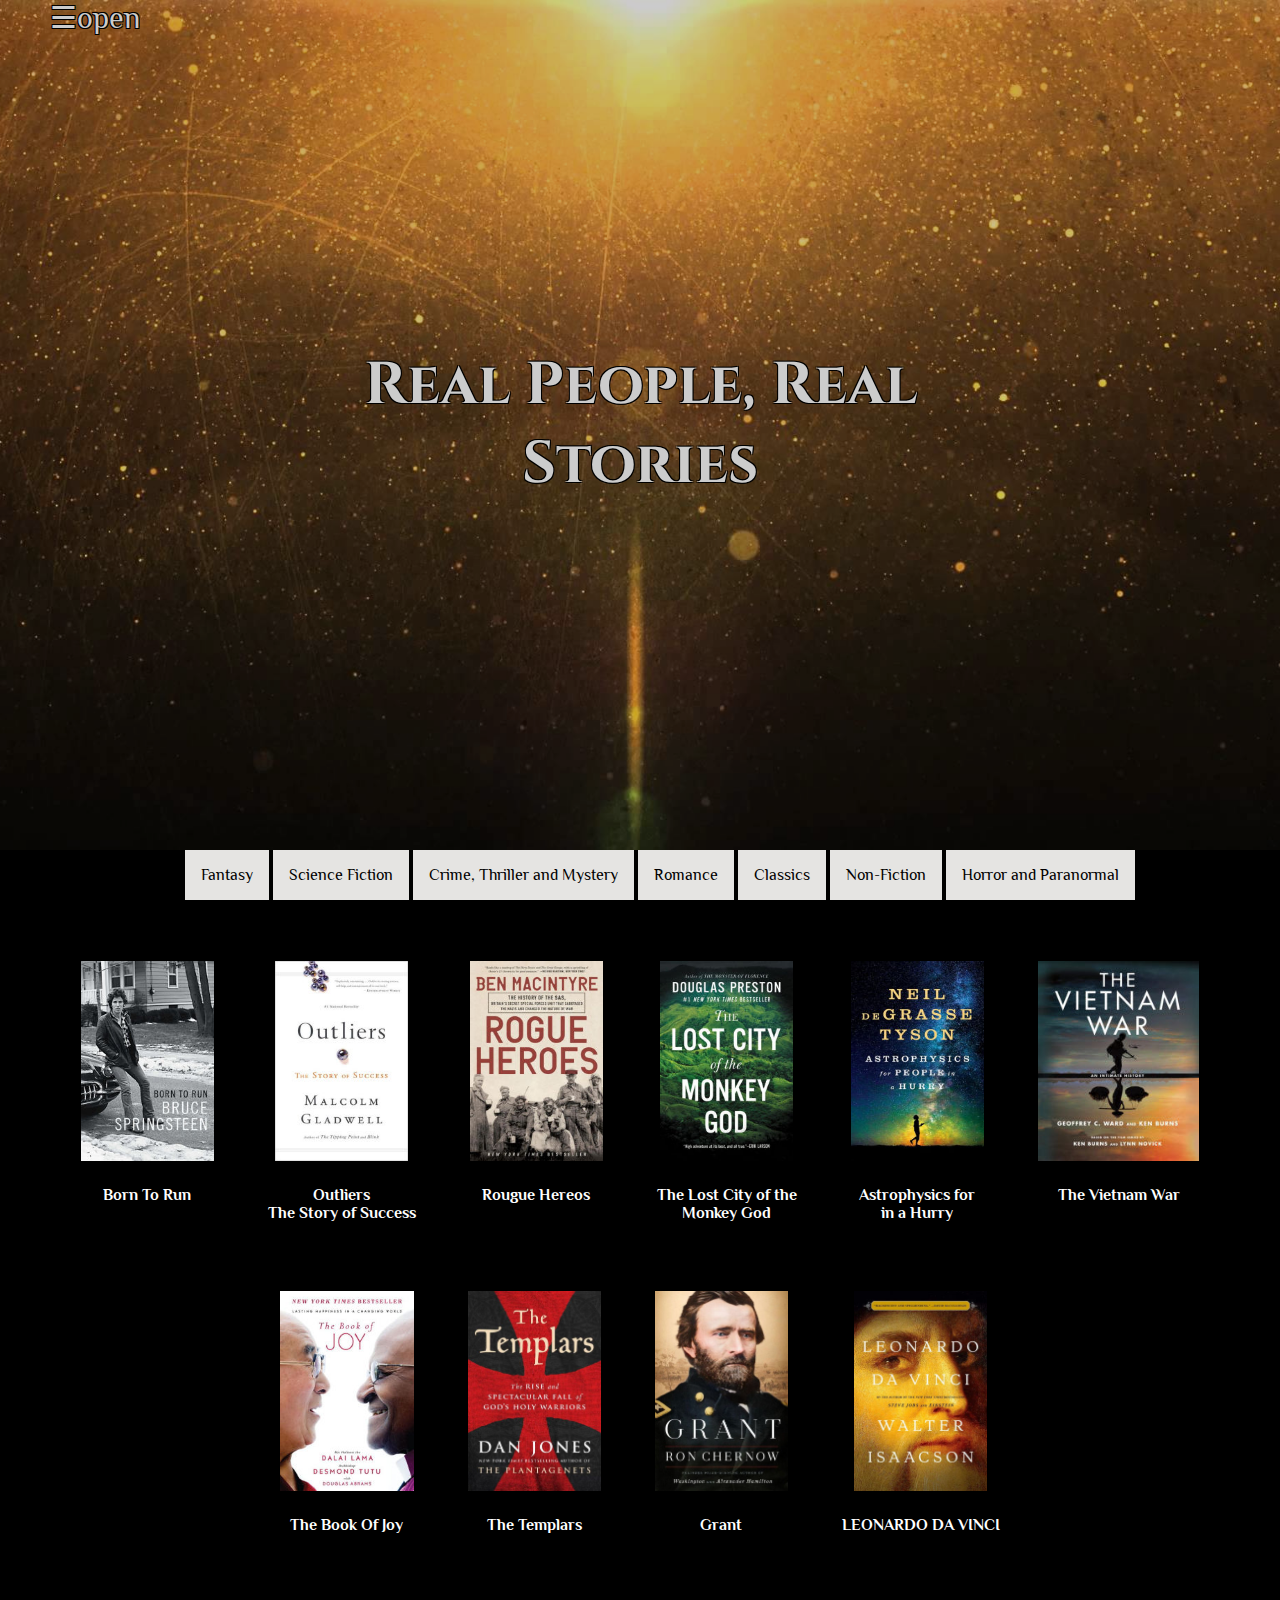
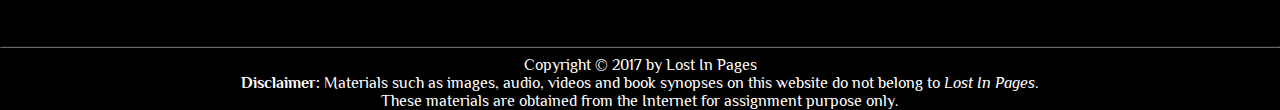
<file: nonfic.html>
<!DOCTYPE html>
<html lang = "en">
<head>
<title>Books - Non-Fiction</title>
<meta charset="utf-8">
<meta name="viewport" content="width=device-width, initial-scale=1, shrink-to-fit=no">
<link rel="stylesheet" type="text/css" href="style.css">
<script type="text/javascript" src="script.js"></script>
<link href="https://fonts.googleapis.com/css?family=Philosopher|Special+Elite|Cinzel" rel="stylesheet"> 
</head>

<body>

<div id="sidenav" class="sidenav">
	<a href="javascript:void(0)" class="closebtn" onclick="closeNav()">&times;</a>
	<p class="name">Lost In Pages</p>
	<a href="index.html">Home</a>
	<a href="about.html">About</a>
	<a href="book.html">Books</a>
	<a href="orderform.html">Order Form</a>
	<a href="contact.html">Contact Us</a>
	<a href="login&registration.html">Login</a>
</div>

<div id="content">
	
	<div class="header-image" style="background-image:url(images/nonfiction.jpg);">
		<span id="sidenavlink" onclick="openNav()">&#9776;open</span>
		<div class="header-text">
			<h1 style="font-family: 'Cinzel', serif;">Real People, Real Stories</h1>
		</div>
	</div>
		
		<nav>	
		<ul class="categorieslist">
			<li class="categories-item"><a class="categorieslink" href="fantasy.html">Fantasy</a></li>
			<li class="categories-item"><a class="categorieslink" href="sciencefiction.html">Science Fiction</a></li>
			<li class="categories-item"><a class="categorieslink" href="crime-thriller-mystery.html">Crime, Thriller and Mystery</a></li>
			<li class="categories-item"><a class="categorieslink" href="romance.html">Romance</a></li>
			<li class="categories-item"><a class="categorieslink" href="classics.html">Classics</a></li>
			<li class="categories-item"><a class="categorieslink" href="nonfic.html">Non-Fiction</a></li>
			<li class="categories-item"><a class="categorieslink" href="Horror&Paranormal.html">Horror and Paranormal</a></li>
		</ul>
	</nav>
		
	<div class="box">

		<!-- Button trigger modal -->
		<a class="btn-book" href="#born-to-run" id="born-to-run-label">
			<div class="section-item">
				<div class="section-item-image">
					<img src="images/borntorun.jpg">
				</div>
				<div class="section-item-title">
					<h4>Born To Run <br><br></h4>
				</div>
			</div>
		</a>
		<!-- Button trigger modal ends -->
		<!-- Modal -->
		<div class="modal-book" id="born-to-run">
			<div class="modal-dialog">
				<div class="modal-content">
					<div class="modal-header">
						<a class="close" href="#philosophers-stone-label">&times;</a>
						<p class="modal-title">Born To Run</p>
						<p class="series">Bruce Springsteen</p>
						<p>by Bruce Springsteen</p>
					</div>
					<div class="modal-body">
						<p class="modal-description">
						Over the past seven years, Bruce Springsteen has privately devoted himself to writing the story of his life. The result is “an utterly unique, endlessly exhilarating, last-chance-power-drive of a memoir” (Rolling Stone) that offers the same honesty, humor, and originality found in his songs.He describes growing up Catholic in Freehold, New Jersey, amid the poetry, danger, and darkness that fueled his imagination, leading up to the moment he refers to as “The Big Bang”: seeing Elvis Presley’s debut on The Ed Sullivan Show. He vividly recounts his relentless drive to become a musician, his early days as a bar band king in Asbury Park, and the rise of the E Street Band. With disarming candor, he also tells for the first time the story of the personal struggles that inspired his best work.Rarely has a performer told his own story with such force and sweep. Like many of his songs (“Thunder Road,” “Badlands,” “Darkness on the Edge of Town,” “The River” “Born in the U.S.A,” “The Rising,” and “The Ghost of Tom Joad,” to name just a few), Bruce Springsteen’s autobiography is written with the lyricism of a singular songwriter and the wisdom of a man who has thought deeply about his experiences.
						<br>
						<br>
						Price: RM61.50
						</p>
					</div>
				</div>
			</div>
		</div>
		<!-- Modal ends -->
		
		<!-- Button trigger modal -->
		<a class="btn-book" href="#outliers" id="outliers-label">
			<div class="section-item">
				<div class="section-item-image">
					<img src="images/outliers.jpg">
				</div>
				<div class="section-item-title">
					<h4>Outliers <br>The Story of Success</h4>
				</div>
			</div>
		</a>
		<!-- Button trigger modal ends -->
		<!-- Modal -->
		<div class="modal-book" id="outliers">
			<div class="modal-dialog">
				<div class="modal-content">
					<div class="modal-header">
						<a class="close" href="#outliers-label">&times;</a>
						<p class="modal-title">Outliers</p>
						<p class="series">The Story of Success</p>
						<p>by Malcom Gladwell</p>
					</div>
					<div class="modal-body">
						<p class="modal-description">					
						In this stunning bestseller, Malcolm Gladwell takes us on an intellectual journey through the world of "outliers"—the best and the brightest, the most famous and the most successful.His answer is that we pay too much attention to what successful people are like, and too little attention to where they are from: that is, their culture, their family, their generation, and the idiosyncratic experiences of their upbringing.Along the way he reveals the secrets of software billionaires like Bill Gates, why you've never heard of the smartest man in the world, why almost no star hockey players are born in the fall, why Asians are good at math, what made the Beatles the greatest rock band and, why, when it comes to plane crashes, where the pilots are from matters as much as how well they are trained.The lives of outliers follow a peculiar and unexpected logic, and in uncovering that logic, Gladwell presents a fascinating blueprint for making the most of human potential—one that transforms the way we understand success.
						<br>
						<br>
						Price: RM59.90
						</p>
					</div>
				</div>
			</div>
		</div>
		<!-- Modal ends -->
		
		<!-- Button trigger modal -->
		<a class="btn-book" href="#rogue-heroes" id="rogue-heroes-label">
			<div class="section-item">
				<div class="section-item-image">
					<img src="images/rogueheroes.jpg">
				</div>
				<div class="section-item-title">
					<h4>Rougue Hereos <br><br></h4>
				</div>
			</div>
		</a>
		<!-- Button trigger modal ends -->
		<!-- Modal -->
		<div class="modal-book" id="rogue-heroes">
			<div class="modal-dialog">
				<div class="modal-content">
					<div class="modal-header">
						<a class="close" href="#rogue-heroes-label">&times;</a>
						<p class="modal-title">Rogue Hereos</p>
						<p class="series">The History of the SAS, Britain's Secret Special Forces Unit That Sabotaged the Nazis and Changed the Nature of War</p>
						<p>by Ben Macintyre</p>
					</div>
					<div class="modal-body">
						<p class="modal-description">
						The incredible untold story of WWII’s greatest secret fighting force, as told by our great modern master of wartime intrigueBritain’s Special Air Service—or SAS—was the brainchild of David Stirling, a young, gadabout aristocrat whose aimlessness in early life belied a remarkable strategic mind. Where most of his colleagues looked at a battlefield map of World War II’s African theater and saw a protracted struggle with Rommel’s desert forces, Stirling saw an opportunity: given a small number of elite, well-trained men, he could parachute behind enemy lines and sabotage their airplanes and war material. Paired with his constitutional opposite, the disciplined martinet Jock Lewes, Stirling assembled a revolutionary fighting force that would upend not just the balance of the war, but the nature of combat itself. He faced no little resistance from those who found his tactics ungentlemanly or beyond the pale, but in the SAS’s remarkable exploits facing the Nazis in the Africa and then on the Continent can be found the seeds of nearly all special forces units that would follow.Bringing his keen eye for psychological detail to a riveting wartime narrative, Ben Macintyre uses his unprecedented access to SAS archives to shine a light inside a legendary unit long shrouded in secrecy. The result is not just a tremendous war story, but a fascinating group portrait of men of whom history and country asked the most.
						<br>
						<br>
						Price: RM47.70
						</p>
					</div>
				</div>
			</div>
		</div>
		<!-- Modal ends -->
		
		<!-- Button trigger modal -->
		<a class="btn-book" href="#the-lost-city-of-the-monkey-god" id="the-lost-city-of-the-monkey-god-label">
			<div class="section-item">
				<div class="section-item-image">
					<img src="images/thelostcity.jpg">
				</div>
				<div class="section-item-title">
					<h4>The Lost City of the<br>Monkey God</h4>
				</div>
			</div>
		</a>
		<!-- Button trigger modal ends -->
		<!-- Modal -->
		<div class="modal-book" id="the-lost-city-of-the-monkey-god">
			<div class="modal-dialog">
				<div class="modal-content">
					<div class="modal-header">
						<a class="close" href="#the-lost-city-of-the-monkey-god-label">&times;</a>
						<p class="modal-title">The Lost City of the Monkey God</p>
						<p>by Douglas Preston</p>
					</div>
					<div class="modal-body">
						<p class="modal-description">
						A five-hundred-year-old legend. An ancient curse. A stunning medical mystery. And a pioneering journey into the unknown heart of the world's densest jungle.Since the days of conquistador Hernán Cortés, rumors have circulated about a lost city of immense wealth hidden somewhere in the Honduran interior, called the White City or the Lost City of the Monkey God. Indigenous tribes speak of ancestors who fled there to escape the Spanish invaders, and they warn that anyone who enters this sacred city will fall ill and die. In 1940, swashbuckling journalist Theodore Morde returned from the rainforest with hundreds of artifacts and an electrifying story of having found the Lost City of the Monkey God-but then committed suicide without revealing its location.Three quarters of a century later, bestselling author Doug Preston joined a team of scientists on a groundbreaking new quest. In 2012 he climbed aboard a rickety, single-engine plane carrying the machine that would change everything: lidar, a highly advanced, classified technology that could map the terrain under the densest rainforest canopy. In an unexplored valley ringed by steep mountains, that flight revealed the unmistakable image of a sprawling metropolis, tantalizing evidence of not just an undiscovered city but an enigmatic, lost civilization.Venturing into this raw, treacherous, but breathtakingly beautiful wilderness to confirm the discovery, Preston and the team battled torrential rains, quickmud, disease-carrying insects, jaguars, and deadly snakes. But it wasn't until they returned that tragedy struck: Preston and others found they had contracted in the ruins a horrifying, sometimes lethal-and incurable-disease.Suspenseful and shocking, filled with colorful history, hair-raising adventure, and dramatic twists of fortune, THE LOST CITY OF THE MONKEY GOD is the absolutely true, eyewitness account of one of the great discoveries of the twenty-first century.
						<br>
						<br>
						Price: RM51.60
						</p>
					</div>
				</div>
			</div>
		</div>
		<!-- Modal ends -->
		
		<!-- Button trigger modal -->
		<a class="btn-book" href="#astrophysics" id="astrophysics-label">
			<div class="section-item">
				<div class="section-item-image">
					<img src="images/neildegrasse.jpg">
				</div>
				<div class="section-item-title">
					<h4>Astrophysics for<br>in a Hurry</h4>
				</div>
			</div>
		</a>
		<!-- Button trigger modal ends -->
		<!-- Modal -->
		<div class="modal-book" id="astrophysics">
			<div class="modal-dialog">
				<div class="modal-content">
					<div class="modal-header">
						<a class="close" href="#astrophysics-label">&times;</a>
						<p class="modal-title">HarrAstrophysics for People in a Hurry</p>
						<p class="series">Neil DEGrasse Tyson</p>
						<p>by Neil DEGrasse Tyson</p>
					</div>
					<div class="modal-body">
						<p class="modal-description">
						The #1 New York Times Bestseller: The essential universe, from our most celebrated and beloved astrophysicist.What is the nature of space and time? How do we fit within the universe? How does the universe fit within us? There’s no better guide through these mind-expanding questions than acclaimed astrophysicist and best-selling author Neil deGrasse Tyson.But today, few of us have time to contemplate the cosmos. So Tyson brings the universe down to Earth succinctly and clearly, with sparkling wit, in tasty chapters consumable anytime and anywhere in your busy day.While you wait for your morning coffee to brew, for the bus, the train, or a plane to arrive, Astrophysics for People in a Hurry will reveal just what you need to be fluent and ready for the next cosmic headlines: from the Big Bang to black holes, from quarks to quantum mechanics, and from the search for planets to the search for life in the universe.
						<br>
						<br>
						Price: RM53.77
						</p>
					</div>
				</div>
			</div>
		</div>
		<!-- Modal ends -->
		
		<!-- Button trigger modal -->
		<a class="btn-book" href="#the-vietnam-war" id="the-vietnam-war-label">
			<div class="section-item">
				<div class="section-item-image">
					<img src="images/vietnamwar.jpg">
				</div>
				<div class="section-item-title">
					<h4>The Vietnam War <br><br></h4>
				</div>
			</div>
		</a>
		<!-- Button trigger modal ends -->
		<!-- Modal -->
		<div class="modal-book" id="the-vietnam-war">
			<div class="modal-dialog">
				<div class="modal-content">
					<div class="modal-header">
						<a class="close" href="#the-vietnam-war-label">&times;</a>
						<p class="modal-title">The Vietnam War</p>
						<p class="series">An Inmate History</p>
						<p>by Geoffrey C.Ward, Ken Burns</p>
					</div>
					<div class="modal-body">
						<p class="modal-description">
						More than forty years after it ended, the Vietnam War continues to haunt our country. We still argue over why we were there, whether we could have won, and who was right and wrong in their response to the conflict. When the war divided the country, it created deep political fault lines that continue to divide us today. Now, continuing in the tradition of their critically acclaimed collaborations, the authors draw on dozens and dozens of interviews in America and Vietnam to give us the perspectives of people involved at all levels of the war: U.S. and Vietnamese soldiers and their families, high-level officials in America and Vietnam, antiwar protestors, POWs, and many more. The book plunges us into the chaos and intensity of combat, even as it explains the rationale that got us into Vietnam and kept us there for so many years. Rather than taking sides, the book seeks to understand why the war happened the way it did, and to clarify its complicated legacy. Beautifully written and richly illustrated, this is a tour de force that is certain to launch a new national conversation.
						<br>
						<br>
						Price: RM161.85
						</p>
					</div>
				</div>
			</div>
		</div>
		<!-- Modal ends -->
		
		<!-- Button trigger modal -->
		<a class="btn-book" href="#the-book-of-joy" id="the-book-of-joy-label">
			<div class="section-item">
				<div class="section-item-image">
					<img src="images/thebookofjoy.jpg">
				</div>
				<div class="section-item-title">
					<h4>The Book Of Joy <br><br> </h4>
				</div>
			</div>
		</a>
		<!-- Button trigger modal ends -->
		<!-- Modal -->
		<div class="modal-book" id="the-book-of-joy">
			<div class="modal-dialog">
				<div class="modal-content">
					<div class="modal-header">
						<a class="close" href="#the-book-of-joy-label">&times;</a>
						<p class="modal-title">The Book of Joy</p>
						<p class="series">Lasting Happiness in a Changing World</p>
						<p>by Dalai Lama, Desmond Tutu, Douglas Carlton Abrams</p>
					</div>
					<div class="modal-body">
						<p class="modal-description">
						Nobel Peace Prize Laureates His Holiness the Dalai Lama and Archbishop Desmond Tutu have survived more than fifty years of exile and the soul-crushing violence of oppression. Despite their hardships—or, as they would say, because of them—they are two of the most joyful people on the planet.In April 2015, Archbishop Tutu traveled to the Dalai Lama's home in Dharamsala, India, to celebrate His Holiness's eightieth birthday and to create what they hoped would be a gift for others. They looked back on their long lives to answer a single burning question: How do we find joy in the face of life's inevitable suffering?They traded intimate stories, teased each other continually, and shared their spiritual practices. By the end of a week filled with laughter and punctuated with tears, these two global heroes had stared into the abyss and despair of our time and revealed how to live a life brimming with joy.This book offers us a rare opportunity to experience their astonishing and unprecendented week together, from the first embrace to the final good-bye.We get to listen as they explore the Nature of True Joy and confront each of the Obstacles of Joy—from fear, stress, and anger to grief, illness, and death. They then offer us the Eight Pillars of Joy, which provide the foundation for lasting happiness. Throughout, they include stories, wisdom, and science. Finally, they share their daily Joy Practices that anchor their own emotional and spiritual lives.The Archbishop has never claimed sainthood, and the Dalai Lama considers himself a simple monk. In this unique collaboration, they offer us the reflection of real lives filled with pain and turmoil in the midst of which they have been able to discover a level of peace, of courage, and of joy to which we can all aspire in our own lives.
						<br>
						<br>
						Price: RM80.75
						</p>
					</div>
				</div>
			</div>
		</div>
		<!-- Modal ends -->
		
		<!-- Button trigger modal -->
		<a class="btn-book" href="#templar" id="templar-label">
			<div class="section-item">
				<div class="section-item-image">
					<img src="images/templar.jpg">
				</div>
				<div class="section-item-title">
					<h4>The Templars <br><br></h4>
				</div>
			</div>
		</a>
		<!-- Button trigger modal ends -->
		<!-- Modal -->
		<div class="modal-book" id="templar">
			<div class="modal-dialog">
				<div class="modal-content">
					<div class="modal-header">
						<a class="close" href="#templar-label">&times;</a>
						<p class="modal-title">The Templars</p>
						<p class="series">The Rise and Spectacular Fall Of God's Holy Warrior</p>
						<p>by Dan Jones</p>
					</div>
					<div class="modal-body">
						<p class="modal-description">
						 An instant New York Times bestseller, this major new history of the knights Templar is “a fresh, muscular and compelling history of the ultimate military-religious crusading order, combining sensible scholarship with narrative swagger" – Simon Sebag Montefiore, author of JerusalemA faltering war in the middle east. A band of elite warriors determined to fight to the death to protect Christianity’s holiest sites. A global financial network unaccountable to any government. A sinister plot founded on a web of lies.Jerusalem 1119. A small group of knights seeking a purpose in the violent aftermath of the First Crusade decides to set up a new order. These are the first Knights Templar, a band of elite warriors prepared to give their lives to protect Christian pilgrims to the Holy Land. Over the next two hundred years, the Templars would become the most powerful religious order of the medieval world. Their legend has inspired fervent speculation ever since. In this groundbreaking narrative history, Dan Jones tells the true story of the Templars for the first time in a generation, drawing on extensive original sources to build a gripping account of these Christian holy warriors whose heroism and alleged depravity have been shrouded in myth. The Templars were protected by the pope and sworn to strict vows of celibacy. They fought the forces of Islam in hand-to-hand combat on the sun-baked hills where Jesus lived and died, finding their nemesis in Saladin, who vowed to drive all Christians from the lands of Islam. Experts at channeling money across borders, they established the medieval world’s largest and most innovative banking network and waged private wars against anyone who threatened their interests.A vindictive King of France set his sights on their fortune. He instructed his lawyers to mount a damning case against them, built on deliberate lies and false testimony. Then on Friday October 13, 1307, hundreds of brothers were arrested, imprisoned and tortured, and the order was disbanded amid lurid accusations of sexual misconduct and heresy. They were tried by the Pope in secret proceedings and publicly humiliated. But were they heretics or victims of a ruthlessly repressive state? Dan Jones goes back to the sources tobring their dramatic tale, so relevant to our own times, in a book that is at once authoritative and compulsively readable.
						<br>
						<br>
						Price: RM97.85
						</p>
					</div>
				</div>
			</div>
		</div>
		<!-- Modal ends -->
		
		<!-- Button trigger modal -->
		<a class="btn-book" href="#grant" id="grant-label">
			<div class="section-item">
				<div class="section-item-image">
					<img src="images/grant.jpg">
				</div>
				<div class="section-item-title">
					<h4>Grant <br><br> </h4>
				</div>
			</div>
		</a>
		<!-- Button trigger modal ends -->
		<!-- Modal -->
		<div class="modal-book" id="grant">
			<div class="modal-dialog">
				<div class="modal-content">
					<div class="modal-header">
						<a class="close" href="#grant-label">&times;</a>
						<p class="modal-title">Grant</p>
						<p class="series"></p>
						<p>by Ron Chernow/p>
					</div>
					<div class="modal-body">
						<p class="modal-description">
						 Ulysses S. Grant's life has typically been misunderstood. All too often he is caricatured as a chronic loser and an inept businessman, or as the triumphant but brutal Union general of the Civil War. But these stereotypes don't come close to capturing him, as Chernow shows in his masterful biography, the first to provide a complete understanding of the general and president whose fortunes rose and fell with dizzying speed and frequency.Before the Civil War, Grant was flailing. His business ventures had ended dismally, and despite distinguished service in the Mexican War he ended up resigning from the army in disgrace amid recurring accusations of drunkenness. But in war, Grant began to realize his remarkable potential, soaring through the ranks of the Union army, prevailing at the battle of Shiloh and in the Vicksburg campaign, and ultimately defeating the legendary Confederate general Robert E. Lee. Along the way, Grant endeared himself to President Lincoln and became his most trusted general and the strategic genius of the war effort. Grant’s military fame translated into a two-term presidency, but one plagued by corruption scandals involving his closest staff members.More important, he sought freedom and justice for black Americans, working to crush the Ku Klux Klan and earning the admiration of Frederick Douglass, who called him “the vigilant, firm, impartial, and wise protector of my race.” After his presidency, he was again brought low by a dashing young swindler on Wall Street, only to resuscitate his image by working with Mark Twain to publish his memoirs, which are recognized as a masterpiece of the genre. With lucidity, breadth, and meticulousness, Chernow finds the threads that bind these disparate stories together, shedding new light on the man whom Walt Whitman described as “nothing heroic... and yet the greatest hero.” Chernow’s probing portrait of Grant's lifelong struggle with alcoholism transforms our understanding of the man at the deepest level. This is America's greatest biographer, bringing movingly to life one of our finest but most underappreciated presidents. The definitive biography, Grant is a grand synthesis of painstaking research and literary brilliance that makes sense of all sides of Grant's life, explaining how this simple Midwesterner could at once be so ordinary and so extraordinary.
						<br>
						<br>
						Price: RM97.85
						</p>
					</div>
				</div>
			</div>
		</div>
		<!-- Modal ends -->
		
		<!-- Button trigger modal -->
		<a class="btn-book" href="#leonardo-da-vinci" id="leonardo-da-vinci-label">
			<div class="section-item">
				<div class="section-item-image">
					<img src="images/leonardo.jpg">
				</div>
				<div class="section-item-title">
					<h4>LEONARDO DA VINCI <br><br></h4>
				</div>
			</div>
		</a>
		<!-- Button trigger modal ends -->
		<!-- Modal -->
		<div class="modal-book" id="leonardo-da-vinci">
			<div class="modal-dialog">
				<div class="modal-content">
					<div class="modal-header">
						<a class="close" href="#leonardo-da-vinci-label">&times;</a>
						<p class="modal-title">LEONARDO DA VINCI</p>
						<p class="series"></p>
						<p>by Walter Isaacson</p>
					</div>
					<div class="modal-body">
						<p class="modal-description">
						 He was history’s most creative genius. What secrets can he teach us?The author of the acclaimed bestsellers Steve Jobs, Einstein, and Benjamin Franklin brings Leonardo da Vinci to life in this exciting new biography.Based on thousands of pages from Leonardo’s astonishing notebooks and new discoveries about his life and work, Walter Isaacson weaves a narrative that connects his art to his science. He shows how Leonardo’s genius was based on skills we can improve in ourselves, such as passionate curiosity, careful observation, and an imagination so playful that it flirted with fantasy.He produced the two most famous paintings in history, The Last Supper and the Mona Lisa. But in his own mind, he was just as much a man of science and technology. With a passion that sometimes became obsessive, he pursued innovative studies of anatomy, fossils, birds, the heart, flying machines, botany, geology, and weaponry. His ability to stand at the crossroads of the humanities and the sciences, made iconic by his drawing of Vitruvian Man, made him history’s most creative genius.His creativity, like that of other great innovators, came from having wide-ranging passions. He peeled flesh off the faces of cadavers, drew the muscles that move the lips, and then painted history’s most memorable smile. He explored the math of optics, showed how light rays strike the cornea, and produced illusions of changing perspectives in The Last Supper. Isaacson also describes how Leonardo’s lifelong enthusiasm for staging theatrical productions informed his paintings and inventions.Leonardo’s delight at combining diverse passions remains the ultimate recipe for creativity. So, too, does his ease at being a bit of a misfit: illegitimate, gay, vegetarian, left-handed, easily distracted, and at times heretical. His life should remind us of the importance of instilling, both in ourselves and our children, not just received knowledge but a willingness to question it—to be imaginative and, like talented misfits and rebels in any era, to think different.
						<br>
						<br>
						Price: RM88.91
						</p>
					</div>
				</div>
			</div>
		</div>
		<!-- Modal ends -->

	</div>


<footer>

<audio autoplay="autoplay" loop="loop">
	<source src="audio/kiss-the-rain.mp3" type="audio/mpeg">
	
</audio>


<hr>
Copyright &copy; 2017 by Lost In Pages
<br>
<strong>Disclaimer:</strong> Materials such as images, audio, videos and book synopses on this website do not belong to <i>Lost In Pages</i>. <br>These materials are obtained from the Internet for assignment purpose only.
</footer>

</div>

</body>
</html>
</file>
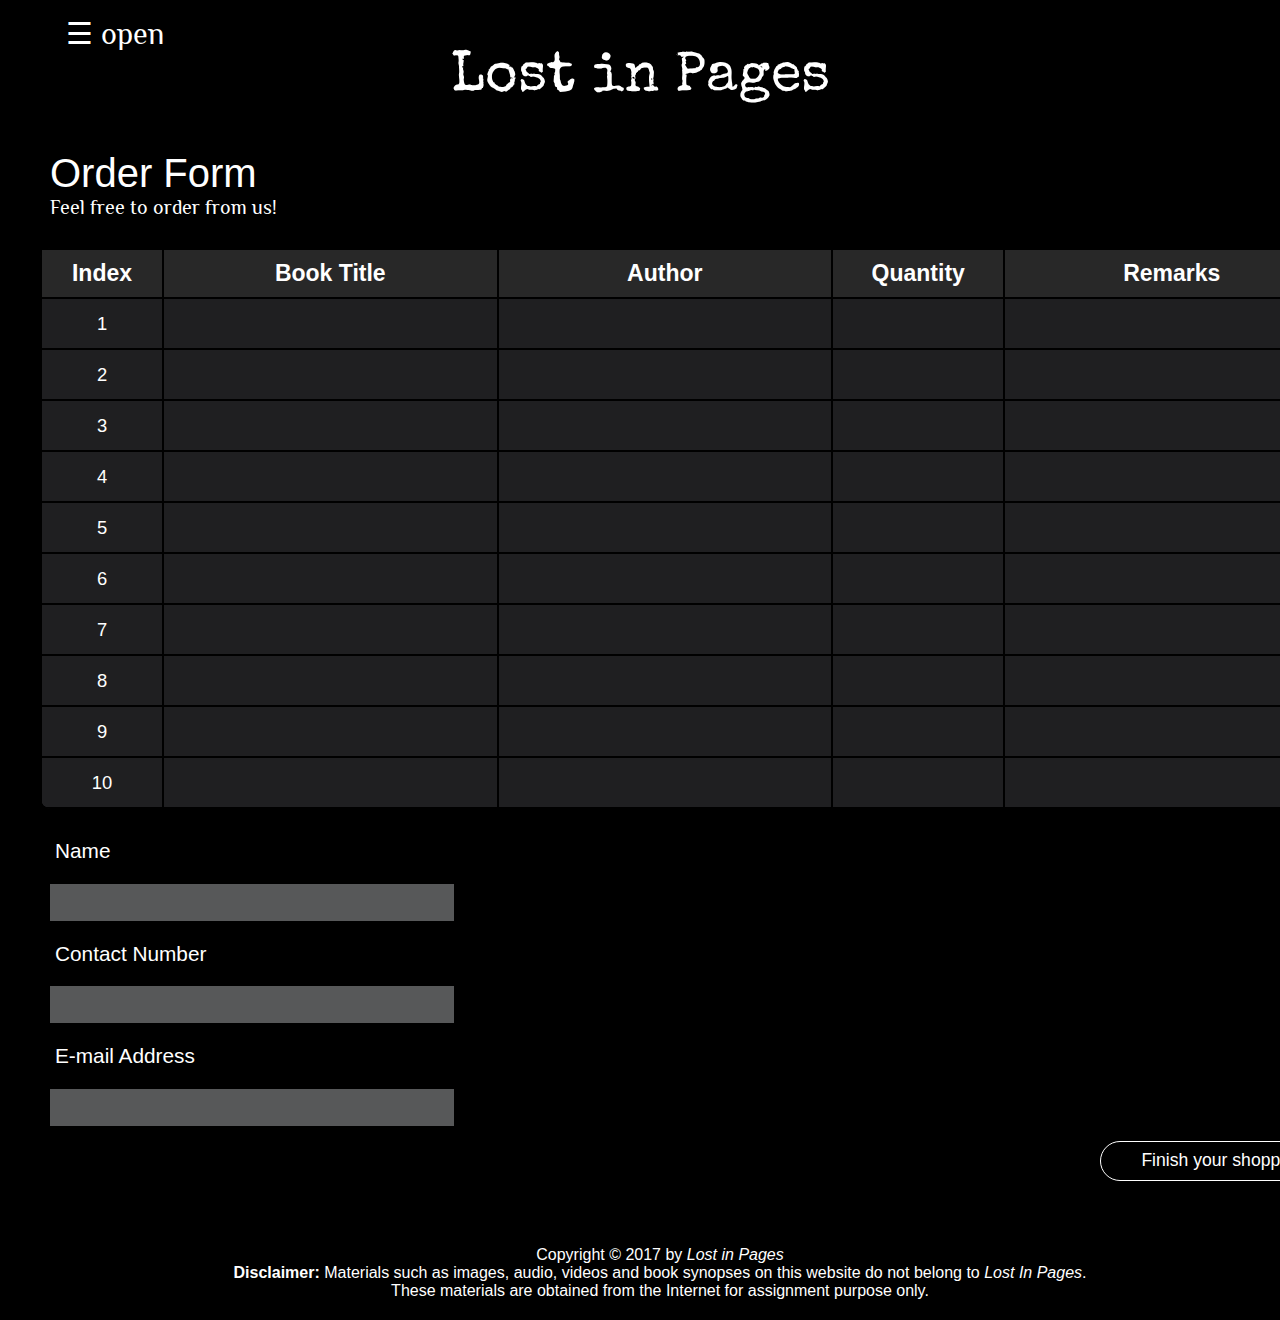
<file: orderform.html>
<!DOCTYPE html>
<html lang="en">
<head>
<title>Order Form</title>
<meta charset="utf-8">
<style>

body { height: 100%;
margin: 0;
background-color: black;
color: white;
font-family: 'Philosopher', sans-serif;
}
.name{
	padding: 8px 8px 8px 32px;
	font-family: 'Special Elite', cursive;
	font-size: 20pt;
}
ul { background-image: url("");
     position: fixed;
     top: 0;
     width: 100%; }

.sidenav { height: 100%;
	width: 0;
	position: fixed;
	z-index: 1;
	top: 0;
	left: 0;
	background-color: #111;
	overflow-x: hidden;
	transition: 0.5s;
	padding-top: 60px;}

.sidenav a { padding: 8px 8px 8px 32px;
	text-decoration: none;
	font-size: 25px;
	color: #818181;
	display: block;
	transition: 0.3s; }

.sidenav a:hover {color: #f1f1f1;
	font-size: 220%; }

.sidenav .closebtn { position: absolute;
	top: 0;
	right: 25px;
	font-size: 36px;
	margin-left: 50px;}
	
#sidenavlink{
	font-size:30px;
	cursor:pointer;
	margin-top: 50px;
	margin-left: 50px;
	text-shadow:
		-1px -1px 0 #000,
		1px -1px 0 #000,
		-1px 1px 0 #000,
		1px 1px 0 #000;
}
.home{
	font-family: 'Special Elite', cursive;
	font-size: 42pt;
	text-align: center;
	margin: 0px;
}

.homelink{
	text-decoration: none;
	color: white;
}

.homelink:hover{
	color: #333;
}		
#main { transition: margin-left .5s;
padding: 16px; 
}
#content {margin-bottom: 30px;
transition: margin-left .5s;
padding-left: 40px;
}
#cart {margin: auto;
width: 1300px;
text-align: center;
border: 1px solid #000000;
border-radius: 10px;
background-color: #1f1f21;
border-spacing: 0;
font-family: "Comic Sans MS", arial, sans-serif;
font-size: 115%;
}
#cart caption {text-align: left;
font-family: Forte, sans-serif, arial;
font-size: 40px;
padding: 10px;
}
#cart caption p {font-family: 'Philosopher', sans-serif;
font-size: 20px;
padding-top: 0;
margin-top: 0;
}
#cart tr, td, th {padding: 10px;
border: 1px solid #000000;
}
#cart tr:first-of-type {background-color: #282828;
font-family: "MV Boli", arial, sans-serif;
font-size: 125%;
}
#cart td input {text-align: center;
width: auto;
height: 1.8em;
font-size: 15px;
background-color: #1f1f21;
border: none;
color: #ffffff;
font-family: "Century Gothic", arial, sans-serif;
}
#cart td input[name="isbn"]{width: 60px;
}
#cart td input[name="quantity"] {width: 90px;
}
#customerinfo {margin: auto;
width: 1300px;
text-align: left;
margin-bottom: 100px;
transition: margin-left .5s;
padding-left: 50px;
}
#customerinfo p {padding-left: 5px;
font-size: 130%;
font-family: Rockwell, sans-serif;
}
#customerinfo input {background-color: #575859;
height: 35px;
width: 400px;
border: none;
font-size: 120%;
color: #b2b4b7;
font-family: "Century Gothic", arial, sans-serif;
}
.checkout {float: right;
margin-top: 15px;
background-color: #000000;
border: 1px solid #ffffff;
color: #ffffff;
padding: 0px;
height: 40px;
width: 250px;
font-size: 110%;
border-radius: 20px;
font-family: "Segoe Print", arial, sans-serif;
}
footer {width: 100%;
margin-left: auto;
margin-right: auto;
margin-top: 50px;
text-align: center;
font-size: 1em;
padding: 20px;
background-color: #000000;
font-family: Georgia, arial, sans-serif;
}
footer span {font-weight: bold;
}
@media screen and (max-height: 450px) { .sidenav {padding-top: 15px;}
.sidenav a {font-size: 18px;} }
</style>

<script>
function openNav() {
    document.getElementById("mySidenav").style.width = "250px";
    document.getElementById("main").style.marginLeft = "250px";
	document.getElementById("content").style.marginLeft = "250px";
	document.getElementById("customerinfo").style.marginLeft = "250px";
	
}

function closeNav() {
    document.getElementById("mySidenav").style.width = "0";
    document.getElementById("main").style.marginLeft= "0";
	document.getElementById("content").style.marginLeft = "0";
	document.getElementById("customerinfo").style.marginLeft = "0";
}
function validateForm() {
if (document.forms[1].customername.value == "") {
	alert("Name field cannot be blank.");
	return false;
}
if (document.forms[1].contact.value == "") {
	alert("Contact field cannot be blank.");
	return false;
}
if (document.forms[1].email.value == "") {
	alert("E-mail field cannot be blank.");
	return false;
}
checkout();
}
function checkout() {
	if (confirm("Are you sure to submit this form?") == true){
		document.getElementById("customerform").reset();
		document.getElementById("try").reset();
	}
}
	
</script>
<link href="https://fonts.googleapis.com/css?family=Philosopher|Special+Elite" rel="stylesheet"> 
</head>

<body>

<div id="mySidenav" class="sidenav">
	<a href="javascript:void(0)" class="closebtn" onclick="closeNav()">&times;</a>
	<p class="name">Lost In Pages</p>
	<a href="index.html">Home</a>
	<a href="about.html">About</a>
	<a href="book.html">Books</a>
	<a href="orderform.html">Order Form</a>
	<a href="contact.html">Contact Us</a>
	<a href="login&registration.html">Login</a>
</div>

<div id="main">
  <span id="sidenavlink" onclick="openNav()">&#9776; open</span>
  <a class="homelink" href="index.html"><p class="home">Lost in Pages</p></a><br>
</div>

<div id="content">
  <table name="cart" id="cart">
  <caption>Order Form
  <p>Feel free to order from us!</p></caption>
  <form id="order">
  <tr>
    <th>Index</th>
	<th>Book Title</th>
	<th>Author</th>
	<th>Quantity</th>
	<th>Remarks</th>
  </tr>
  <tr>
    <td>1</td>
	<td><input type="text" name="title"></td>
	<td><input type="text" name="author"></td>
	<td><input type="text" name="quantity"></td>
	<td><input type="text" name="remark"></td>
  </tr>
  <tr>
    <td>2</td>
	<td><input type="text" name="title"></td>
	<td><input type="text" name="author"></td>
	<td><input type="text" name="quantity"></td>
	<td><input type="text" name="remark"></td>
  </tr>
  <tr>
	<td>3</td>
	<td><input type="text" name="title"></td>
	<td><input type="text" name="author"></td>
	<td><input type="text" name="quantity"></td>
	<td><input type="text" name="remark"></td>
  </tr>
  <tr>
    <td>4</td>
	<td><input type="text" name="title"></td>
	<td><input type="text" name="author"></td>
	<td><input type="text" name="quantity"></td>
	<td><input type="text" name="remark"></td>
  </tr>
  <tr>
	<td>5</td>
	<td><input type="text" name="title"></td>
	<td><input type="text" name="author"></td>
	<td><input type="text" name="quantity"></td>
	<td><input type="text" name="remark"></td>
  </tr>
  <tr>
	<td>6</td>
	<td><input type="text" name="title"></td>
	<td><input type="text" name="author"></td>
	<td><input type="text" name="quantity"></td>
	<td><input type="text" name="remark"></td>
  </tr>
  <tr>
	<td>7</td>
	<td><input type="text" name="title"></td>
	<td><input type="text" name="author"></td>
	<td><input type="text" name="quantity"></td>
	<td><input type="text" name="remark"></td>
  </tr>
  <tr>
	<td>8</td>
	<td><input type="text" name="title"></td>
	<td><input type="text" name="author"></td>
	<td><input type="text" name="quantity"></td>
	<td><input type="text" name="remark"></td>
  </tr>
  <tr>
	<td>9</td>
	<td><input type="text" name="title"></td>
	<td><input type="text" name="author"></td>
	<td><input type="text" name="quantity"></td>
	<td><input type="text" name="remark"></td>
  </tr>
  <tr>
	<td>10</td>
	<td><input type="text" name="title"></td>
	<td><input type="text" name="author"></td>
	<td><input type="text" name="quantity"></td>
	<td><input type="text" name="remark"></td>
  </tr>
  </form>
  </table>

</div>
<div id="customerinfo">
  <form id="customerform">
	<label><p>Name</p>
	<input type="text" name="customername"></label>
	<label><p>Contact Number</p>
	<input type="text" name="contact"></label>
	<label><p>E-mail Address</p>
	<input type="email" name="email"></label><br>
  </form>
  <button type="submit" class="checkout" onclick="validateForm();">Finish your shopping!</button>
</div>

<footer>
Copyright &copy; 2017 by <i>Lost in Pages</i><br>
<span>Disclaimer:</span> Materials such as images, audio, videos and book synopses on this website do not belong to <i>Lost In Pages</i>.<br>
These materials are obtained from the Internet for assignment purpose only. 
</footer>
</body>
</html>
</file>
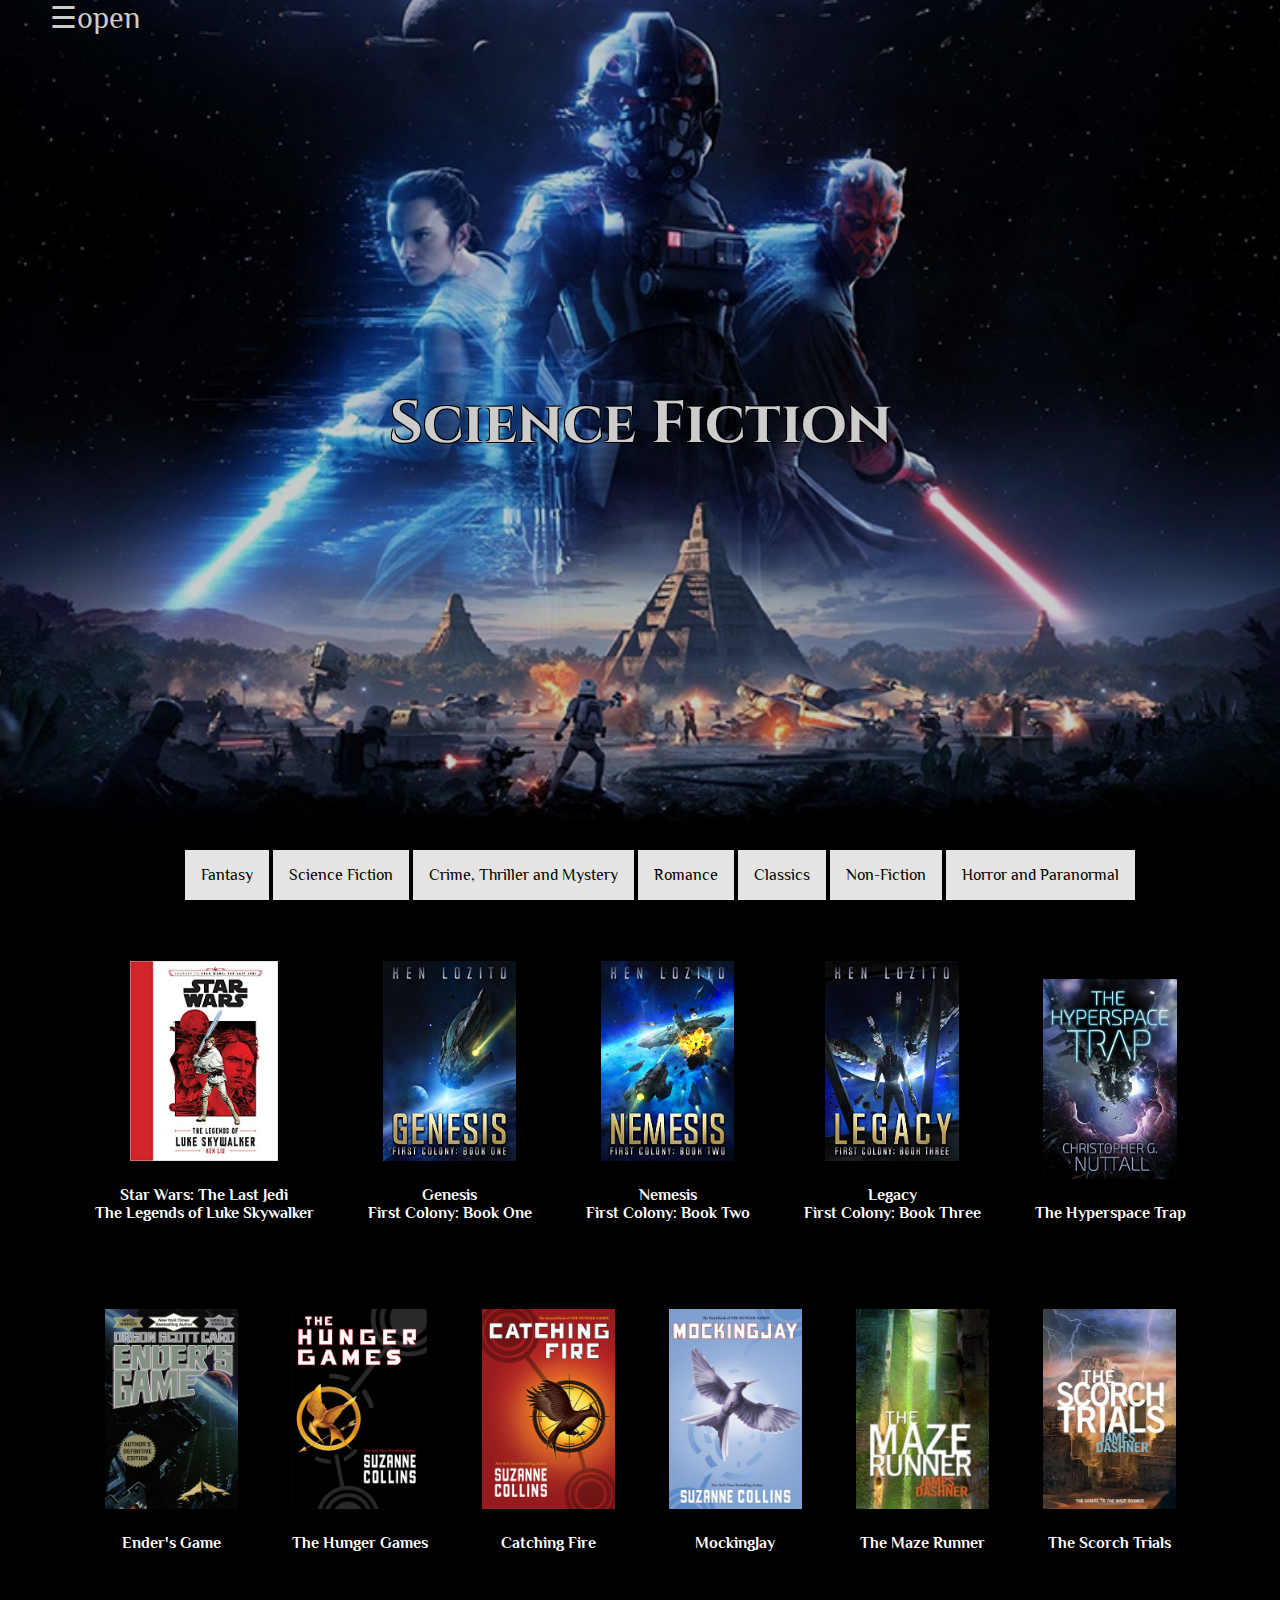
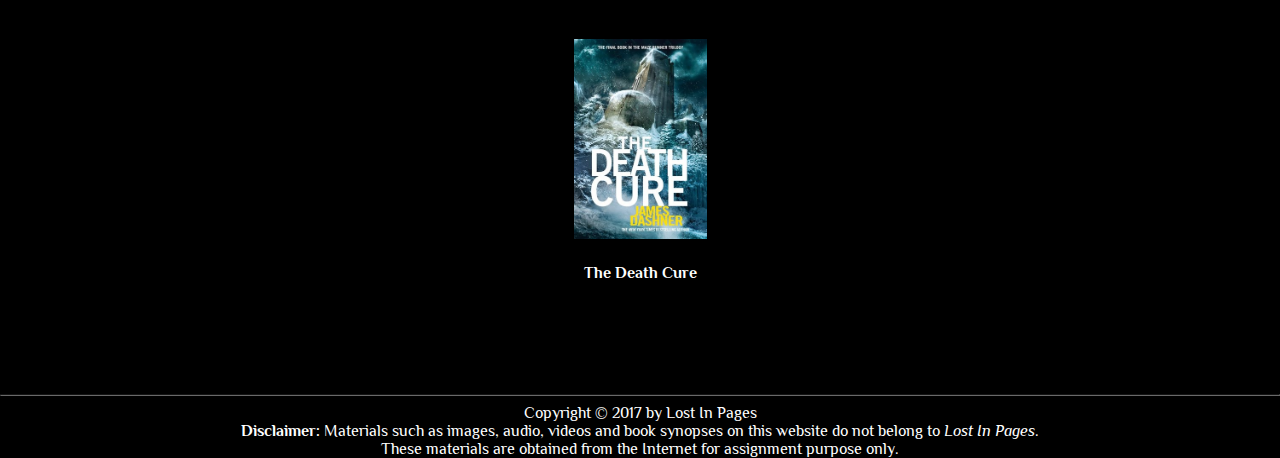
<file: sciencefiction.html>
<!DOCTYPE html>
<html lang = "en">
<head>
<title>Books - Science-Fiction</title>
<meta charset="utf-8">
<meta name="viewport" content="width=device-width, initial-scale=1, shrink-to-fit=no">
<link rel="stylesheet" type="text/css" href="style.css">
<script type="text/javascript" src="script.js"></script>
<link href="https://fonts.googleapis.com/css?family=Philosopher|Special+Elite|Cinzel" rel="stylesheet"> 
</head>

<body>

<div id="sidenav" class="sidenav">
	<a href="javascript:void(0)" class="closebtn" onclick="closeNav()">&times;</a>
	<p class="name">Lost In Pages</p>
	<a href="index.html">Home</a>
	<a href="about.html">About</a>
	<a href="book.html">Books</a>
	<a href="orderform.html">Order Form</a>
	<a href="contact.html">Contact Us</a>
	<a href="login&registration.html">Login</a>
</div>

<div id="content">
	
	<div class="header-image" style="background-image:url(images/starwarsbg.jpg);">
		<span id="sidenavlink" onclick="openNav()">&#9776;open</span>
		<div class="header-text">
			<h1 style="font-family: 'Cinzel', serif;">Science Fiction</h1>
		</div>
	</div>
		
		<nav>	
		<ul class="categorieslist">
			<li class="categories-item"><a class="categorieslink" href="fantasy.html">Fantasy</a></li>
			<li class="categories-item"><a class="categorieslink" href="sciencefiction.html">Science Fiction</a></li>
			<li class="categories-item"><a class="categorieslink" href="crime-thriller-mystery.html">Crime, Thriller and Mystery</a></li>
			<li class="categories-item"><a class="categorieslink" href="romance.html">Romance</a></li>
			<li class="categories-item"><a class="categorieslink" href="classics.html">Classics</a></li>
			<li class="categories-item"><a class="categorieslink" href="nonfic.html">Non-Fiction</a></li>
			<li class="categories-item"><a class="categorieslink" href="Horror&Paranormal.html">Horror and Paranormal</a></li>
		</ul>
	</nav>
		
	<div class="box">

		<!-- Button trigger modal -->
		<a class="btn-book" href="#star-wars" id="star-wars-label">
			<div class="section-item">
				<div class="section-item-image">
					<img src="images/lastjedi.jpg">
				</div>
				<div class="section-item-title">
					<h4>Star Wars: The Last Jedi <br>The Legends of Luke Skywalker </h4>
				</div>
			</div>
		</a>
		<!-- Button trigger modal ends -->
		<!-- Modal -->
		<div class="modal-book" id="star-wars">
			<div class="modal-dialog">
				<div class="modal-content">
					<div class="modal-header">
						<a class="close" href="#star-wars-label">&times;</a>
						<p class="modal-title">Star Wars</p>
						<p class="series">The Last Jedi</p>
						<p>by Ken Liu</p>
					</div>
					<div class="modal-body">
						<p class="modal-description">
						As a cargo ship rockets across thegalaxy to Canto Bight, the deckhands on board trade stories about legendary JediKnight Luke Skywalker. But are the stories of iconic and mysterious LukeSkywalker true, or merely tall tales passed from one corner of the galaxy toanother? Is Skywalker really a famous Jedi hero, an elaborate charlatan,or even part droid? The deckhands will have to decide for themselves when theyhear The Legends of Luke Skywalker.
						<br>
						<br>
						Price: RM43.63
						</p>
					</div>
				</div>
			</div>
		</div>
		<!-- Modal ends -->
		
		<!-- Button trigger modal -->
		<a class="btn-book" href="#genesis" id="genesis-label">
			<div class="section-item">
				<div class="section-item-image">
					<img src="images/genesis.jpg">
				</div>
				<div class="section-item-title">
					<h4>Genesis <br>First Colony: Book One</h4>
				</div>
			</div>
		</a>
		<!-- Button trigger modal ends -->
		<!-- Modal -->
		<div class="modal-book" id="genesis">
			<div class="modal-dialog">
				<div class="modal-content">
					<div class="modal-header">
						<a class="close" href="#genesis-label">&times;</a>
						<p class="modal-title">Genensis</p>
						<p class="series">First Colony: Book One</p>
						<p>by Ken Lozito</p>
					</div>
					<div class="modal-body">
						<p class="modal-description">					
						A mission gone wrong. Innocent lives have been lost.Escaping wrongful imprisonment wasn’t something Connor had in mind, but being put into stasis aboard Earth’s first interstellar colony ship was something he couldn’t have prepared for.For three hundred thousand colonists, the new colony brings the promise of a fresh start…a second chance. Connor might be the wrong man for the colony, but he’s the right man to see that it survives what’s coming.A new world with new challenges, but the mission has changed.

						<br>
						<br>
						Price: RM63.70
						</p>
					</div>
				</div>
			</div>
		</div>
		<!-- Modal ends -->
		
		<!-- Button trigger modal -->
		<a class="btn-book" href="#nemesis" id="nemesis-label">
			<div class="section-item">
				<div class="section-item-image">
					<img src="images/nemesis.jpg">
				</div>
				<div class="section-item-title">
					<h4>Nemesis<br> First Colony: Book Two</h4>
				</div>
			</div>
		</a>
		<!-- Button trigger modal ends -->
		<!-- Modal -->
		<div class="modal-book" id="nemesis">
			<div class="modal-dialog">
				<div class="modal-content">
					<div class="modal-header">
						<a class="close" href="#nemesis-label">&times;</a>
						<p class="modal-title">Nemesis</p>
						<p class="series">First Colony: Book Two</p>
						<p>by Ken Lozito</p>
					</div>
					<div class="modal-body">
						<p class="modal-description">
						They had seven years to prepare. Earth is lost.Seven years ago the New Earth colony received one final message from Earth…a warning. First, a global pandemic, then the emergence of a new species. A war for survival ravaged the Sol system. Now they are coming for the colony.Many colonists don’t believe it, but Connor does. They must prepare. They must fight. But how can they survive something that killed every person back on Earth?
						<br>
						<br>
						Price: RM63.50
						</p>
					</div>
				</div>
			</div>
		</div>
		<!-- Modal ends -->
		
		<!-- Button trigger modal -->
		<a class="btn-book" href="#legacy" id="legacy-label">
			<div class="section-item">
				<div class="section-item-image">
					<img src="images/legacy.jpg">
				</div>
				<div class="section-item-title">
					<h4>Legacy<br>First Colony: Book Three</h4>
				</div>
			</div>
		</a>
		<!-- Button trigger modal ends -->
		<!-- Modal -->
		<div class="modal-book" id="legacy">
			<div class="modal-dialog">
				<div class="modal-content">
					<div class="modal-header">
						<a class="close" href="#legacy-label">&times;</a>
						<p class="modal-title">Legacy </p
						<p class="series">First Colony: Book Three</p>
						<p>by Ken Lozito</p>
					</div>
					<div class="modal-body">
						<p class="modal-description">
						 After narrowly defeating the invading enemy fleet, there is evidence that the attack isn’t over.Thousands have died and all that stands between human extinction and the invaders are the remnants of the colonial military.Connor must find a way to rally the colony using every scrap of ingenuity to stop the invaders. But will he succeed when he finds himself pitted against mankind’s ultimate enemy? This could be mankind’s final hour . . . or its greatest victory.
						<br>
						<br>
						Price: RM63.50
						</p>
					</div>
				</div>
			</div>
		</div>
		<!-- Modal ends -->
		
		<!-- Button trigger modal -->
		<a class="btn-book" href="#the-hyperspace-trap" id="the-hyperspace-trap-label">
			<div class="section-item">
				<div class="section-item-image">
					<img src="images/hyperspace.jpg">
				</div>
				<div class="section-item-title">
					<h4>The Hyperspace Trap <br></h4>
				</div>
			</div>
		</a>
		<!-- Button trigger modal ends -->
		<!-- Modal -->
		<div class="modal-book" id="the-hyperspace-trap">
			<div class="modal-dialog">
				<div class="modal-content">
					<div class="modal-header">
						<a class="close" href="#the-hyperspace-trap-label">&times;</a>
						<p class="modal-title">The Hyperspace Trap</p>
						<p>by Christopher G.Nuttall</p>
					</div>
					<div class="modal-body">
						<p class="modal-description">
						A year after the Commonwealth won the war with the Theocracy, the interstellar cruise liner Supreme is on its maiden voyage, carrying a host of aristocrats thrilled to be sharing in a wondrous adventure among the stars. The passengers include the owner and his daughters, Angela and Nancy. Growing up with all the luxuries in the world, neither sister has ever known true struggle, but that all changes when a collision with a pirate ship leaves the cruiser powerless and becalmed in hyperspace. And they’re not alone.Now, the mysterious force that’s living on this floating graveyard is coming for Supreme’s crew and passengers. As madness starts to tear at their minds, they must fight to survive in a strange alien realm.And there’s no way out…
						<br>
						<br>
						Price: RM46.55
						</p>
					</div>
				</div>
			</div>
		</div>
		<!-- Modal ends -->
		
		<!-- Button trigger modal -->
		<a class="btn-book" href="#ender-game" id="ender-game-label">
			<div class="section-item">
				<div class="section-item-image">
					<img src="images/ender.jpg">
				</div>
				<div class="section-item-title">
					<h4>Ender's Game <br></h4>
				</div>
			</div>
		</a>
		<!-- Button trigger modal ends -->
		<!-- Modal -->
		<div class="modal-book" id="ender-game">
			<div class="modal-dialog">
				<div class="modal-content">
					<div class="modal-header">
						<a class="close" href="#ender-game-label">&times;</a>
						<p class="modal-title">Ender's Game</p>
						<p class="series">Ender's Saga</p>
						<p>by Orson Scott Card</p>
					</div>
					<div class="modal-body">
						<p class="modal-description">
						Andrew "Ender" Wiggin thinks he is playing computer simulated war games; he is, in fact, engaged in something far more desperate. The result of genetic experimentation, Ender may be the military genius Earth desperately needs in a war against an alien enemy seeking to destroy all human life. The only way to find out is to throw Ender into ever harsher training, to chip away and find the diamond inside, or destroy him utterly. Ender Wiggin is six years old when it begins. He will grow up fast.But Ender is not the only result of the experiment. The war with the Buggers has been raging for a hundred years, and the quest for the perfect general has been underway almost as long. Ender's two older siblings, Peter and Valentine, are every bit as unusual as he is, but in very different ways. While Peter was too uncontrollably violent, Valentine very nearly lacks the capability for violence altogether. Neither was found suitable for the military's purpose. But they are driven by their jealousy of Ender, and by their inbred drive for power. Peter seeks to control the political process, to become a ruler. Valentine's abilities turn more toward the subtle control of the beliefs of commoner and elite alike, through powerfully convincing essays. Hiding their youth and identities behind the anonymity of the computer networks, these two begin working together to shape the destiny of Earth-an Earth that has no future at all if their brother Ender fails.
						<br>
						<br>
						Price: RM45.99
						</p>
					</div>
				</div>
			</div>
		</div>
		<!-- Modal ends -->
		
		<!-- Button trigger modal -->
		<a class="btn-book" href="#the-hunger-games" id="the-hunger-games-label">
			<div class="section-item">
				<div class="section-item-image">
					<img src="images/hungergames.jpg">
				</div>
				<div class="section-item-title">
					<h4>The Hunger Games  </h4>
				</div>
			</div>
		</a>
		<!-- Button trigger modal ends -->
		<!-- Modal -->
		<div class="modal-book" id="the-hunger-games">
			<div class="modal-dialog">
				<div class="modal-content">
					<div class="modal-header">
						<a class="close" href="#the-hunger-games-label">&times;</a>
						<p class="modal-title">The Hunger Games</p>
						<p class="series">The Hunger Games</p>
						<p>by Suzanne Collins</p>
					</div>
					<div class="modal-body">
						<p class="modal-description">
						The nation of Panem, formed from a post-apocalyptic North America, is a country that consists of a wealthy Capitol region surrounded by 12 poorer districts. Early in its history, a rebellion led by a 13th district against the Capitol resulted in its destruction and the creation of an annual televised event known as the Hunger Games. In punishment, and as a reminder of the power and grace of the Capitol, each district must yield one boy and one girl between the ages of 12 and 18 through a lottery system to participate in the games. The 'tributes' are chosen during the annual Reaping and are forced to fight to the death, leaving only one survivor to claim victory.When 16-year-old Katniss's young sister, Prim, is selected as District 12's female representative, Katniss volunteers to take her place. She and her male counterpart Peeta, are pitted against bigger, stronger representatives, some of whom have trained for this their whole lives. , she sees it as a death sentence. But Katniss has been close to death before. For her, survival is second nature.
						<br>
						<br>
						Price: RM59.75
						</p>
					</div>
				</div>
			</div>
		</div>
		<!-- Modal ends -->
		
		<!-- Button trigger modal -->
		<a class="btn-book" href="#catching-fire" id="catching-fire-label">
			<div class="section-item">
				<div class="section-item-image">
					<img src="images/catchingfire.jpg">
				</div>
				<div class="section-item-title">
					<h4>Catching Fire <br> </h4>
				</div>
			</div>
		</a>
		<!-- Button trigger modal ends -->
		<!-- Modal -->
		<div class="modal-book" id="catching-fire">
			<div class="modal-dialog">
				<div class="modal-content">
					<div class="modal-header">
						<a class="close" href="#catching-fire-label">&times;</a>
						<p class="modal-title">Catching Fire</p>
						<p class="series">The Hunger Games</p>
						<p>by Suzanne Collins</p>
					</div>
					<div class="modal-body">
						<p class="modal-description">
						 Against all odds, Katniss has won the Hunger Games. She and fellow District 12 tribute Peeta Mellark are miraculously still alive. Katniss should be relieved, happy even. After all, she has returned to her family and her longtime friend, Gale. Yet nothing is the way Katniss wishes it to be. Gale holds her at an icy distance. Peeta has turned his back on her completely. And there are whispers of a rebellion against the Capitol - a rebellion that Katniss and Peeta may have helped create.Much to her shock, Katniss has fueled an unrest she's afraid she cannot stop. And what scares her even more is that she's not entirely convinced she should try. As time draws near for Katniss and Peeta to visit the districts on the Capitol's cruel Victory Tour, the stakes are higher than ever. If they can't prove, without a shadow of a doubt, that they are lost in their love for each other, the consequences will be horrifying.In Catching Fire, the second novel in the Hunger Games trilogy, Suzanne Collins continues the story of Katniss Everdeen, testing her more than ever before...and surprising readers at every turn.
						<br>
						<br>
						Price: RM59.95
						</p>
					</div>
				</div>
			</div>
		</div>
		<!-- Modal ends -->
		
		<!-- Button trigger modal -->
		<a class="btn-book" href="#mockingjay" id="mockingjay-label">
			<div class="section-item">
				<div class="section-item-image">
					<img src="images/mockingjay.jpg">
				</div>
				<div class="section-item-title">
					<h4>MockingJay <br> </h4>
				</div>
			</div>
		</a>
		<!-- Button trigger modal ends -->
		<!-- Modal -->
		<div class="modal-book" id="mockingjay">
			<div class="modal-dialog">
				<div class="modal-content">
					<div class="modal-header">
						<a class="close" href="#mockingjay-label">&times;</a>
						<p class="modal-title">MockingJay</p>
						<p class="series">The Hunger Games</p>
						<p>by Suzanne Collins </p>
					</div>
					<div class="modal-body">
						<p class="modal-description">
						Katniss Everdeen, girl on fire, has survived, even though her home has been destroyed. Gale has escaped. Katniss's family is safe. Peeta has been captured by the Capitol. District 13 really does exist. There are rebels. There are new leaders. A revolution is unfolding.It is by design that Katniss was rescued from the arena in the cruel and haunting Quarter Quell, and it is by design that she has long been part of the revolution without knowing it. District 13 has come out of the shadows and is plotting to overthrow the Capitol. Everyone, it seems, has had a hand in the carefully laid plans--except Katniss.The success of the rebellion hinges on Katniss's willingness to be a pawn, to accept responsibility for countless lives, and to change the course of the future of Panem. To do this, she must put aside her feelings of anger and distrust. She must become the rebels' Mockingjay--no matter what the personal cost.
						<br>
						<br>
						Price: RM59.95
						</p>
					</div>
				</div>
			</div>
		</div>
		<!-- Modal ends -->
		
		<!-- Button trigger modal -->
		<a class="btn-book" href="#the-maze-runner" id="the-maze-runner-label">
			<div class="section-item">
				<div class="section-item-image">
					<img src="images/mazerunner.jpg">
				</div>
				<div class="section-item-title">
					<h4>The Maze Runner <br></h4>
				</div>
			</div>
		</a>
		<!-- Button trigger modal ends -->
		<!-- Modal -->
		<div class="modal-book" id="the-maze-runner">
			<div class="modal-dialog">
				<div class="modal-content">
					<div class="modal-header">
						<a class="close" href="#the-maze-runner-label">&times;</a>
						<p class="modal-title">The Maze Runner</p>
						<p class="series">The Maze Runner</p>
						<p>by James Dashner</p>
					</div>
					<div class="modal-body">
						<p class="modal-description">
						If you ain’t scared, you ain’t human.When Thomas wakes up in the lift, the only thing he can remember is his name. He’s surrounded by strangers—boys whose memories are also gone.Nice to meet ya, shank. Welcome to the Glade.Outside the towering stone walls that surround the Glade is a limitless, ever-changing maze. It’s the only way out—and no one’s ever made it through alive.Everything is going to change.Then a girl arrives. The first girl ever. And the message she delivers is terrifying.
						<br>
						<br>
						Price: RM65.99
						</p>
					</div>
				</div>
			</div>
		</div>
		<!-- Modal ends -->

		<!-- Button trigger modal -->
		<a class="btn-book" href="#the-scorch-trials" id="the-scorch-trials-label">
			<div class="section-item">
				<div class="section-item-image">
					<img src="images/scorchtrials.jpg">
				</div>
				<div class="section-item-title">
					<h4>The Scorch Trials <br></h4>
				</div>
			</div>
		</a>
		<!-- Button trigger modal ends -->
		<!-- Modal -->
		<div class="modal-book" id="the-scorch-trials">
			<div class="modal-dialog">
				<div class="modal-content">
					<div class="modal-header">
						<a class="close" href="#the-scorch-trials-label">&times;</a>
						<p class="modal-title">The Scorch Trials</p>
						<p class="series">The Maze Runner</p>
						<p>by James Dashner</p>
					</div>
					<div class="modal-body">
						<p class="modal-description">
						Thomas was sure that escape from the Maze would mean freedom for him and the Gladers. But WICKED isn’t done yet. Phase Two has just begun. The Scorch. There are no rules. There is no help. You either make it or you die.The Gladers have two weeks to cross through the Scorch—the most burned-out section of the world. And WICKED has made sure to adjust the variables and stack the odds against them. Friendships will be tested. Loyalties will be broken. All bets are off. There are others now. Their survival depends on the Gladers’ destruction—and they’re determined to survive.
						<br>
						<br>
						Price: RM65.99
						</p>
					</div>
				</div>
			</div>
		</div>
		<!-- Modal ends -->
		
		<!-- Button trigger modal -->
		<a class="btn-book" href="#the-death-cure" id="the-death-cure-label">
			<div class="section-item">
				<div class="section-item-image">
					<img src="images/deathcure.jpg">
				</div>
				<div class="section-item-title">
					<h4>The Death Cure <br></h4>
				</div>
			</div>
		</a>
		<!-- Button trigger modal ends -->
		<!-- Modal -->
		<div class="modal-book" id="the-death-cure">
			<div class="modal-dialog">
				<div class="modal-content">
					<div class="modal-header">
						<a class="close" href="#the-death-cure-label">&times;</a>
						<p class="modal-title">The Death Cure</p>
						<p class="series">The Maze Runner</p>
						<p>by James Dashner</p>
					</div>
					<div class="modal-body">
						<p class="modal-description">
						WICKED has taken everything from Thomas: his life, his memories, and now his only friends—the Gladers. But it’s finally over. The trials are complete, after one final test.Will anyone survive?What WICKED doesn’t know is that Thomas remembers far more than they think. And it’s enough to prove that he can’t believe a word of what they say.The truth will be terrifying.Thomas beat the Maze. He survived the Scorch. He’ll risk anything to save his friends. But the truth might be what ends it all. The time for lies is over.
						<br>
						<br>
						Price: RM65.99
						</p>
					</div>
				</div>
			</div>
		</div>
		<!-- Modal ends -->
	</div>


<footer>

<audio autoplay="autoplay" loop="loop">
	<source src="audio/starwars.mp3" type="audio/mpeg">
	
</audio>

<hr>
Copyright &copy; 2017 by Lost In Pages
<br>
<strong>Disclaimer:</strong> Materials such as images, audio, videos and book synopses on this website do not belong to <i>Lost In Pages</i>. <br>These materials are obtained from the Internet for assignment purpose only.
</footer>

</div>

</body>
</html>
</file>
<file: style.css>
body, html{
	height: 100%;
	margin: 0;
	background-color: black;
	color: white;
	font-family: 'Philosopher', sans-serif;
}

.header-image{
	min-height: 850px;
	opacity: 0.8;	
	background-attachment: fixed;
	background-position: center;
	background-repeat: no-repeat;
	background-size: cover;
	position: relative;
}

.header-text{
	font-size: 2.3vw;
	text-align: center;
	position: absolute;
	top: 50%;
	left: 50%;
	-webkit-transform: translate(-50%, -50%);
	-moz-transform: translate(-50%, -50%);
	-o-transform: translate(-50%, -50%);
	transform: translate(-50%, -50%);
	text-shadow:
		-1px -1px 0 #000,
		1px -1px 0 #000,
		-1px 1px 0 #000,
		1px 1px 0 #000;
}

#sidenavlink{
	font-size:30px;
	cursor:pointer;
	margin-top: 50px;
	margin-left: 50px;
	text-shadow:
		-1px -1px 0 #000,
		1px -1px 0 #000,
		-1px 1px 0 #000,
		1px 1px 0 #000;
}

.sidenav{
	height: 100%;
	width: 0;
	position: fixed;
	z-index: 1;
	top: 0;
	left: 0;
	background-color: #111;
	overflow-x: hidden;
	-webkit-transition: 0.5s;
	-moz-transition: 0.5s;
	-o-transition: 0.5s;
	transition: 0.5s;
	padding-top: 60px;
}

.name{
	padding: 8px 8px 8px 32px;
	font-family: 'Special Elite', cursive;
	font-size: 20pt;
}	

.sidenav a{
	padding: 8px 8px 8px 32px;
	text-decoration: none;
	font-size: 25px;
	color: #818181;
	display: block;
	-webkit-transition: 0.3s;
	-moz-transition: 0.3s;
	-o-transition: 0.3s;
	transition: 0.3s;
}

.sidenav a:hover{
	color: #f1f1f1;
	font-size: 220%;
}

.sidenav .closebtn{
	position: absolute;
	top: 0;
	right: 25px;
	font-size: 36px;
	margin-left: 50px;
}

#content{
	-webkit-transition: margin-left .5s;
	-moz-transition: margin-left .5s;
	-o-transition: margin-left .5s;
	transition: margin-left .5s;
}

@media screen and (max-height:450px){
	.sidenav {padding-top: 15px;}
	.sidenav a {font-size: 18px;}
}

nav{
	text-align: center;
}

.home{
	font-family: 'Special Elite', cursive;
	font-size: 42pt;
}

.homelink{
	text-decoration: none;
	color: white;
}

.homelink:hover{
	color: #333;
}

.categorieslist{
	list-style: none;
}

.categories-item{
	display: inline-block;
	padding-bottom: 16px;
	margin-bottom: 20px;
}

.categorieslink{
	text-decoration: none;
	color: black;
	padding: 16px;
	background-color: #e5e4e2;
}

.categories-item .categorieslink:hover{
	background-color: #b6b6b4;
	text-decoration: none;
	color: black;
	opacity: 0.6;
}

.box{
	margin: 16px;
	padding: auto;
	text-align: center;
}

img{
	width: auto;
	min-width: 133px;
	height: 200px;
}

.section{
	border: 1px solid white;
	padding: 30px;
}

.section-item{
	display: inline-block;
	margin: 20px;
	text-align: center;
}

.btn-book{
	display: inline-block;
	height: 320px;
	width: auto;
	background-color: black;
	color: white;
	border: none;
	
	padding: 5px;
}

.btn-book:hover, .btn-book:focus{
	background-color: #696969;
	color: black;
}

.modal-book{
	visibility: hidden;
	opacity: 0;
	position: fixed;
	z-index: 1;
	padding-top: 50px;
	padding-bottom: 50px;
	left: 0;
	top: 0;
	width: 100%;
	height: 100%;
	overflow: auto;
	background-color: rgb(0,0,0);
	background-color: rgba(0,0,0,0.4);
}

.modal-book:target{
	visibility: visible;
	opacity: 1;
}

.modal-dialog{
	margin: auto;
	margin-bottom: 100px;
	padding: 20px;
	background-color: black;
	border: 1px white solid;
	border-radius: 10px;
	width: 60%;
	position: relative;
	-webkit-transition: all 5s ease-in-out;
	-moz-transition: all 5s ease-in-out;
	-o-transition: all 5s ease-in-out;
	transition: all 5s ease-in-out;
}

.modal-dialog .close{
	position: absolute;
	top: 20px;
	right: 30px;
	transition: all 200ms;
	font-size: 30px;
	font-weight: bold;
	text-decoration: none;
	color: white;
}

.modal-dialog .close:hover{
	color: #696969;
}

.modal-content{
	overflow: auto;
	font-size: 16pt;
}

.modal-header{
	padding: 2px 16px;
	background-color: black;
	color: white;
}

.modal-title{
	font-size: 20pt;
}

.series{
	font-size: 14pt;
	font-style: italic;
}

.modal-description{
	padding: 2px 16px;
	text-align: justify;
}

hr{
	border-color: #696969;
}

footer{
	margin-top: 50px;
	text-align: center;
}

/* remove codrops styles and reset the whole thing */
#container_demo{
	 text-align: left;
	 margin: 0;
	 padding: 0;
	 margin: 0 auto;
	 font-family: "Trebuchet MS","Myriad Pro",Arial,sans-serif;
}

/** fonts used for the icons **/ 
@font-face {
    font-family: 'FontomasCustomRegular';
    src: url('fonts/fontomas-webfont.eot');
    src: url('fonts/fontomas-webfont.eot?#iefix') format('embedded-opentype'),
         url('fonts/fontomas-webfont.woff') format('woff'),
         url('fonts/fontomas-webfont.ttf') format('truetype'),
         url('fonts/fontomas-webfont.svg#FontomasCustomRegular') format('svg');
    font-weight: normal;
    font-style: normal;
}
@font-face {
    font-family: 'FranchiseRegular';
    src: url('fonts/franchise-bold-webfont.eot');
    src: url('fonts/franchise-bold-webfont.eot?#iefix') format('embedded-opentype'),
         url('fonts/franchise-bold-webfont.woff') format('woff'),
         url('fonts/franchise-bold-webfont.ttf') format('truetype'),
         url('fonts/franchise-bold-webfont.svg#FranchiseRegular') format('svg');
    font-weight: normal;
    font-style: normal;

}
a.hiddenanchor{
	display: none;
}
/** The wrapper that will contain our two forms **/
#wrapper{
	width: 60%;
	right: 0px;
	min-height: 560px;	
	margin: 0px auto;	
	width: 500px;
	position: relative;	
}
/**** Styling the form elements **/

/**** general text styling ****/
#wrapper a{
	color: rgb(95, 155, 198);
	text-decoration: underline;
}

#wrapper h1{
	font-size: 48px;
	color: rgb(6, 106, 117);
	padding: 2px 0 10px 0;
	font-family: 'FranchiseRegular','Arial Narrow',Arial,sans-serif;
	font-weight: bold;
	text-align: center;
	padding-bottom: 30px;
}
/** For the moment only webkit supports the background-clip:text; */
#wrapper h1{
    background: -webkit-repeating-linear-gradient(-45deg, 
	rgb(18, 83, 93) , 
	rgb(18, 83, 93) 20px, 
	rgb(64, 111, 118) 20px, 
	rgb(64, 111, 118) 40px, 
	rgb(18, 83, 93) 40px);
	-webkit-text-fill-color: transparent;
	-webkit-background-clip: text;
}
#wrapper h1:after{
	content: ' ';
	display: block;
	width: 100%;
	height: 2px;
	margin-top: 10px;
	background: -moz-linear-gradient(left, rgba(147,184,189,0) 0%, rgba(147,184,189,0.8) 20%, rgba(147,184,189,1) 53%, rgba(147,184,189,0.8) 79%, rgba(147,184,189,0) 100%); 
	background: -webkit-gradient(linear, left top, right top, color-stop(0%,rgba(147,184,189,0)), color-stop(20%,rgba(147,184,189,0.8)), color-stop(53%,rgba(147,184,189,1)), color-stop(79%,rgba(147,184,189,0.8)), color-stop(100%,rgba(147,184,189,0))); 
	background: -webkit-linear-gradient(left, rgba(147,184,189,0) 0%,rgba(147,184,189,0.8) 20%,rgba(147,184,189,1) 53%,rgba(147,184,189,0.8) 79%,rgba(147,184,189,0) 100%); 
	background: -o-linear-gradient(left, rgba(147,184,189,0) 0%,rgba(147,184,189,0.8) 20%,rgba(147,184,189,1) 53%,rgba(147,184,189,0.8) 79%,rgba(147,184,189,0) 100%); 
	background: -ms-linear-gradient(left, rgba(147,184,189,0) 0%,rgba(147,184,189,0.8) 20%,rgba(147,184,189,1) 53%,rgba(147,184,189,0.8) 79%,rgba(147,184,189,0) 100%); 
	background: linear-gradient(left, rgba(147,184,189,0) 0%,rgba(147,184,189,0.8) 20%,rgba(147,184,189,1) 53%,rgba(147,184,189,0.8) 79%,rgba(147,184,189,0) 100%); 
}

#wrapper p{
	margin-bottom:15px;
}
#wrapper p:first-child{
	margin: 0px;
}
#wrapper label{
	color: rgb(64, 92, 96);
	position: relative;
}

/**** advanced input styling ****/
/* placeholder */
::-webkit-input-placeholder  { 
	color: rgb(190, 188, 188); 
	font-style: italic;
}
input:-moz-placeholder,
textarea:-moz-placeholder{ 
	color: rgb(190, 188, 188);
	font-style: italic;
} 
input {
  outline: none;
}

/* all the input except submit and checkbox */
#wrapper input:not([type="checkbox"]){
	width: 92%;
	margin-top: 4px;
	padding: 10px 5px 10px 32px;	
	border: 1px solid rgb(178, 178, 178);
	-webkit-appearance: textfield;
	-webkit-box-sizing: content-box;
	  -moz-box-sizing : content-box;
	       box-sizing : content-box;
	-webkit-border-radius: 3px;
	   -moz-border-radius: 3px;
	        border-radius: 3px;
	-webkit-box-shadow: 0px 1px 4px 0px rgba(168, 168, 168, 0.6) inset;
	   -moz-box-shadow: 0px 1px 4px 0px rgba(168, 168, 168, 0.6) inset;
	        box-shadow: 0px 1px 4px 0px rgba(168, 168, 168, 0.6) inset;
	-webkit-transition: all 0.2s linear;
	   -moz-transition: all 0.2s linear;
	     -o-transition: all 0.2s linear;
	        transition: all 0.2s linear;
}
#wrapper input:not([type="checkbox"]):active,
#wrapper input:not([type="checkbox"]):focus{
	border: 1px solid rgba(91, 90, 90, 0.7);
	background: rgba(238, 236, 240, 0.2);	
	-webkit-box-shadow: 0px 1px 4px 0px rgba(168, 168, 168, 0.9) inset;
	   -moz-box-shadow: 0px 1px 4px 0px rgba(168, 168, 168, 0.9) inset;
	        box-shadow: 0px 1px 4px 0px rgba(168, 168, 168, 0.9) inset;
} 

/** the magic icon trick ! **/
[data-icon]:after {
    content: attr(data-icon);
    font-family: 'FontomasCustomRegular';
    color: rgb(106, 159, 171);
    position: absolute;
    left: 10px;
    top: 35px;
	width: 30px;
}

/*styling both submit buttons */
#wrapper p.button input{
	width: 30%;
	cursor: pointer;	
	background: rgb(61, 157, 179);
	padding: 8px 5px;
	font-family: 'BebasNeueRegular','Arial Narrow',Arial,sans-serif;
	color: #fff;
	font-size: 24px;	
	border: 1px solid rgb(28, 108, 122);	
	margin-bottom: 10px;	
	text-shadow: 0 1px 1px rgba(0, 0, 0, 0.5);
	-webkit-border-radius: 3px;
	   -moz-border-radius: 3px;
	        border-radius: 3px;	
	-webkit-box-shadow: 0px 1px 6px 4px rgba(0, 0, 0, 0.07) inset,
	        0px 0px 0px 3px rgb(254, 254, 254),
	        0px 5px 3px 3px rgb(210, 210, 210);
	   -moz-box-shadow:0px 1px 6px 4px rgba(0, 0, 0, 0.07) inset,
	        0px 0px 0px 3px rgb(254, 254, 254),
	        0px 5px 3px 3px rgb(210, 210, 210);
	        box-shadow:0px 1px 6px 4px rgba(0, 0, 0, 0.07) inset,
	        0px 0px 0px 3px rgb(254, 254, 254),
	        0px 5px 3px 3px rgb(210, 210, 210);
	-webkit-transition: all 0.2s linear;
	   -moz-transition: all 0.2s linear;
	     -o-transition: all 0.2s linear;
	        transition: all 0.2s linear;
}
#wrapper p.button input:hover{
	background: rgb(74, 179, 198);
}
#wrapper p.button input:active,
#wrapper p.button input:focus{
	background: rgb(40, 137, 154);
	position: relative;
	top: 1px;
	border: 1px solid rgb(12, 76, 87);	
	-webkit-box-shadow: 0px 1px 6px 4px rgba(0, 0, 0, 0.2) inset;
	   -moz-box-shadow: 0px 1px 6px 4px rgba(0, 0, 0, 0.2) inset;
	        box-shadow: 0px 1px 6px 4px rgba(0, 0, 0, 0.2) inset;
}
p.login.button,
p.signin.button{
	text-align: right;
	margin: 5px 0;
}


/* styling the checkbox "keep me logged in"*/
.keeplogin{
	margin-top: -5px;
}
.keeplogin input,
.keeplogin label{
	display: inline-block;
	font-size: 12px;	
	font-style: italic;
}
.keeplogin input#loginkeeping{
	margin-right: 5px;
}
.keeplogin label{
	width: 80%;
}


/*styling the links to change from one form to another */

p.change_link{
	position: absolute;
	color: rgb(127, 124, 124);
	left: 0px;
	height: 20px;
	width: 440px;
	padding: 17px 30px 20px 30px;
	font-size: 16px	;
	text-align: right;
	border-top: 1px solid rgb(219, 229, 232);
	-webkit-border-radius: 0 0  5px 5px;
	   -moz-border-radius: 0 0  5px 5px;
	        border-radius: 0 0  5px 5px;
	background: rgb(225, 234, 235);
	background: -moz-repeating-linear-gradient(-45deg, 
	rgb(247, 247, 247) , 
	rgb(247, 247, 247) 15px, 
	rgb(225, 234, 235) 15px, 
	rgb(225, 234, 235) 30px, 
	rgb(247, 247, 247) 30px
	);
	background: -webkit-repeating-linear-gradient(-45deg, 
	rgb(247, 247, 247) , 
	rgb(247, 247, 247) 15px, 
	rgb(225, 234, 235) 15px, 
	rgb(225, 234, 235) 30px, 
	rgb(247, 247, 247) 30px
	);
	background: -o-repeating-linear-gradient(-45deg, 
	rgb(247, 247, 247) , 
	rgb(247, 247, 247) 15px, 
	rgb(225, 234, 235) 15px, 
	rgb(225, 234, 235) 30px, 
	rgb(247, 247, 247) 30px
	);
	background: repeating-linear-gradient(-45deg, 
	rgb(247, 247, 247) , 
	rgb(247, 247, 247) 15px, 
	rgb(225, 234, 235) 15px, 
	rgb(225, 234, 235) 30px, 
	rgb(247, 247, 247) 30px
	);
}
#wrapper p.change_link a {
	display: inline-block;
	font-weight: bold;
	background: rgb(247, 248, 241);
	padding: 2px 6px;
	color: rgb(29, 162, 193);
	margin-left: 10px;
	text-decoration: none;
	-webkit-border-radius: 4px;
	-moz-border-radius: 4px;
	border-radius: 4px;
	border: 1px solid rgb(203, 213, 214);
	-webkit-transition: all 0.4s linear;
	-moz-transition: all 0.4s  linear;
	-o-transition: all 0.4s linear;
	-ms-transition: all 0.4s  linear;
	transition: all 0.4s  linear;
}
#wrapper p.change_link a:hover {
	color: rgb(57, 191, 215);
	background: rgb(247, 247, 247);
	border: 1px solid rgb(74, 179, 198);
}
#wrapper p.change_link a:active{
	position: relative;
	top: 1px;
}
/** Styling both forms **/
#register, 
#login{
	position: absolute;
	top: 0px;
	width: 88%;	
	padding: 18px 6% 60px 6%;
	margin: 0 0 35px 0;
	background: rgb(247, 247, 247);
	border: 1px solid rgba(147, 184, 189,0.8);
	-webkit-box-shadow: 0pt 2px 5px rgba(105, 108, 109,  0.7),	0px 0px 8px 5px rgba(208, 223, 226, 0.4) inset;
	   -moz-box-shadow: 0pt 2px 5px rgba(105, 108, 109,  0.7),	0px 0px 8px 5px rgba(208, 223, 226, 0.4) inset;
	        box-shadow: 0pt 2px 5px rgba(105, 108, 109,  0.7),	0px 0px 8px 5px rgba(208, 223, 226, 0.4) inset;
	-webkit-box-shadow: 5px;
	-moz-border-radius: 5px;
		 border-radius: 5px;
}
#register{	
	z-index: 21;
	opacity: 0;
}
#login{
	z-index: 22;
}
#toregister:target ~ #wrapper #register,
#tologin:target ~ #wrapper #login{
	z-index: 22;
	-webkit-animation-delay: .6s;
	-webkit-animation-timing-function: ease-in;
	-moz-animation-delay: .6s;
	-moz-animation-timing-function: ease-in;
	-o-animation-delay: .6s;
	-o-animation-timing-function: ease-in;
	-ms-animation-delay: .6s;
	-ms-animation-timing-function: ease-in;
	animation-delay: .6s;
	animation-timing-function: ease-in;
	-webkit-animation-name: scaleIn;
	-moz-animation-name: scaleIn;
	-ms-animation-name: scaleIn;
	-o-animation-name: scaleIn;
	animation-name: scaleIn;
}
#toregister:target ~ #wrapper #login,
#tologin:target ~ #wrapper #register{
	-webkit-animation-timing-function: ease-out;
	-moz-animation-timing-function: ease-out;
	-o-animation-timing-function: ease-out;
	-ms-animation-timing-function: ease-out;
	animation-timing-function: ease-out;
	-webkit-animation-name: scaleOut;
	-moz-animation-name: scaleOut;
	-ms-animation-name: scaleOut;
	-o-animation-name: scaleOut;
	animation-name: scaleOut;
}

/** the actual animation, credit where due : http://daneden.me/animate/ ***/
.animate{
	-webkit-animation-duration: 0.5s;
	-webkit-animation-fill-mode: both;
	
	-moz-animation-duration: 0.5s;
	-moz-animation-fill-mode: both;
	
	-o-animation-duration: 0.5s;
	-o-animation-fill-mode: both;
	
	-ms-animation-duration: 0.5s;
	-ms-animation-fill-mode: both;
	
	animation-duration: 0.5s;
	animation-fill-mode: both;
}

/**IE fixes*/

.lt8 #wrapper input{
	padding: 10px 5px 10px 32px;
    width: 92%;
}
.lt8 #wrapper input[type=checkbox]{
	width: 10px;
	padding: 0;
}
.lt8 #wrapper h1{
	color: #066A75;
}
.lt8 #register{	
	display: none;
}
.lt8 p.change_link,
.ie9 p.change_link{
	position: absolute;
	height: 90px;
	background: transparent;
}

#message {
    display:none;
    background: #f1f1f1;
    color: #000;
    position: relative;
    padding: 20px;
    margin-top: 10px;
}

#message p {
    padding: 10px 35px;
    font-size: 18px;
}
</file>
